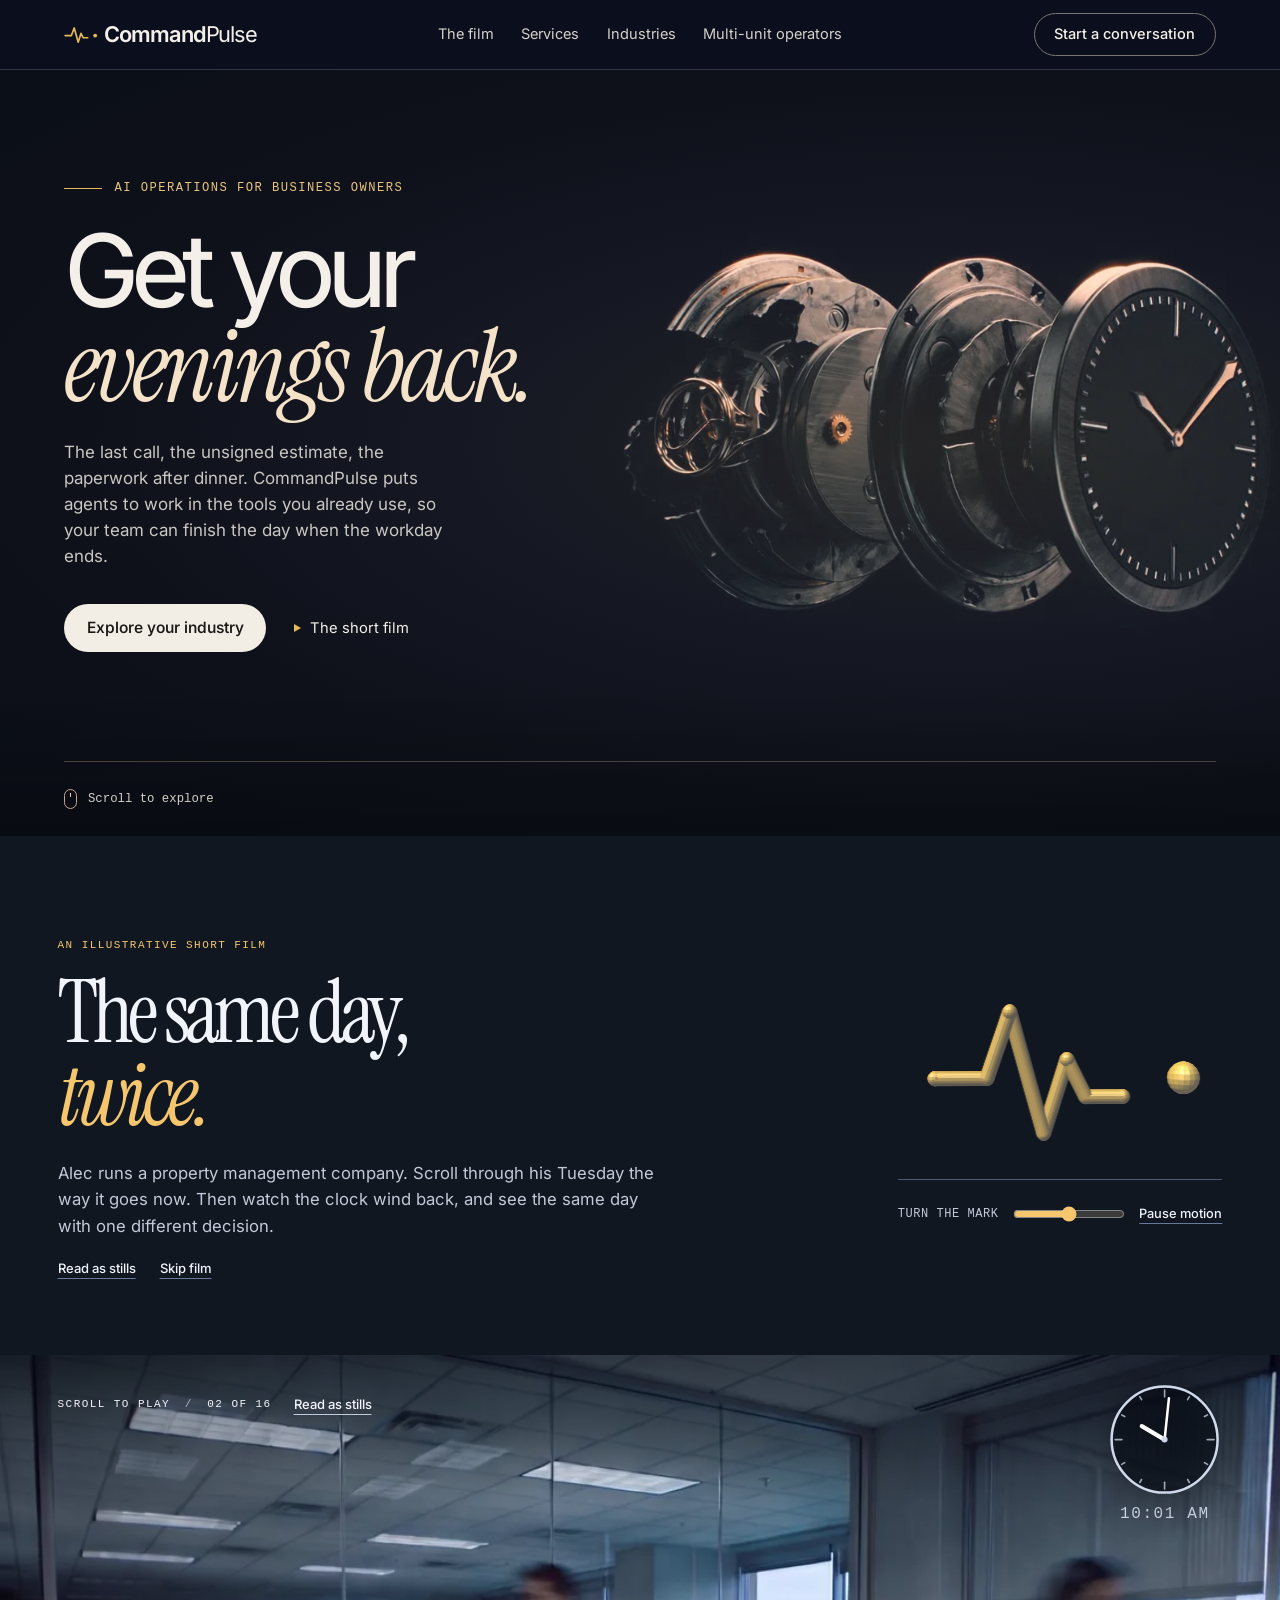
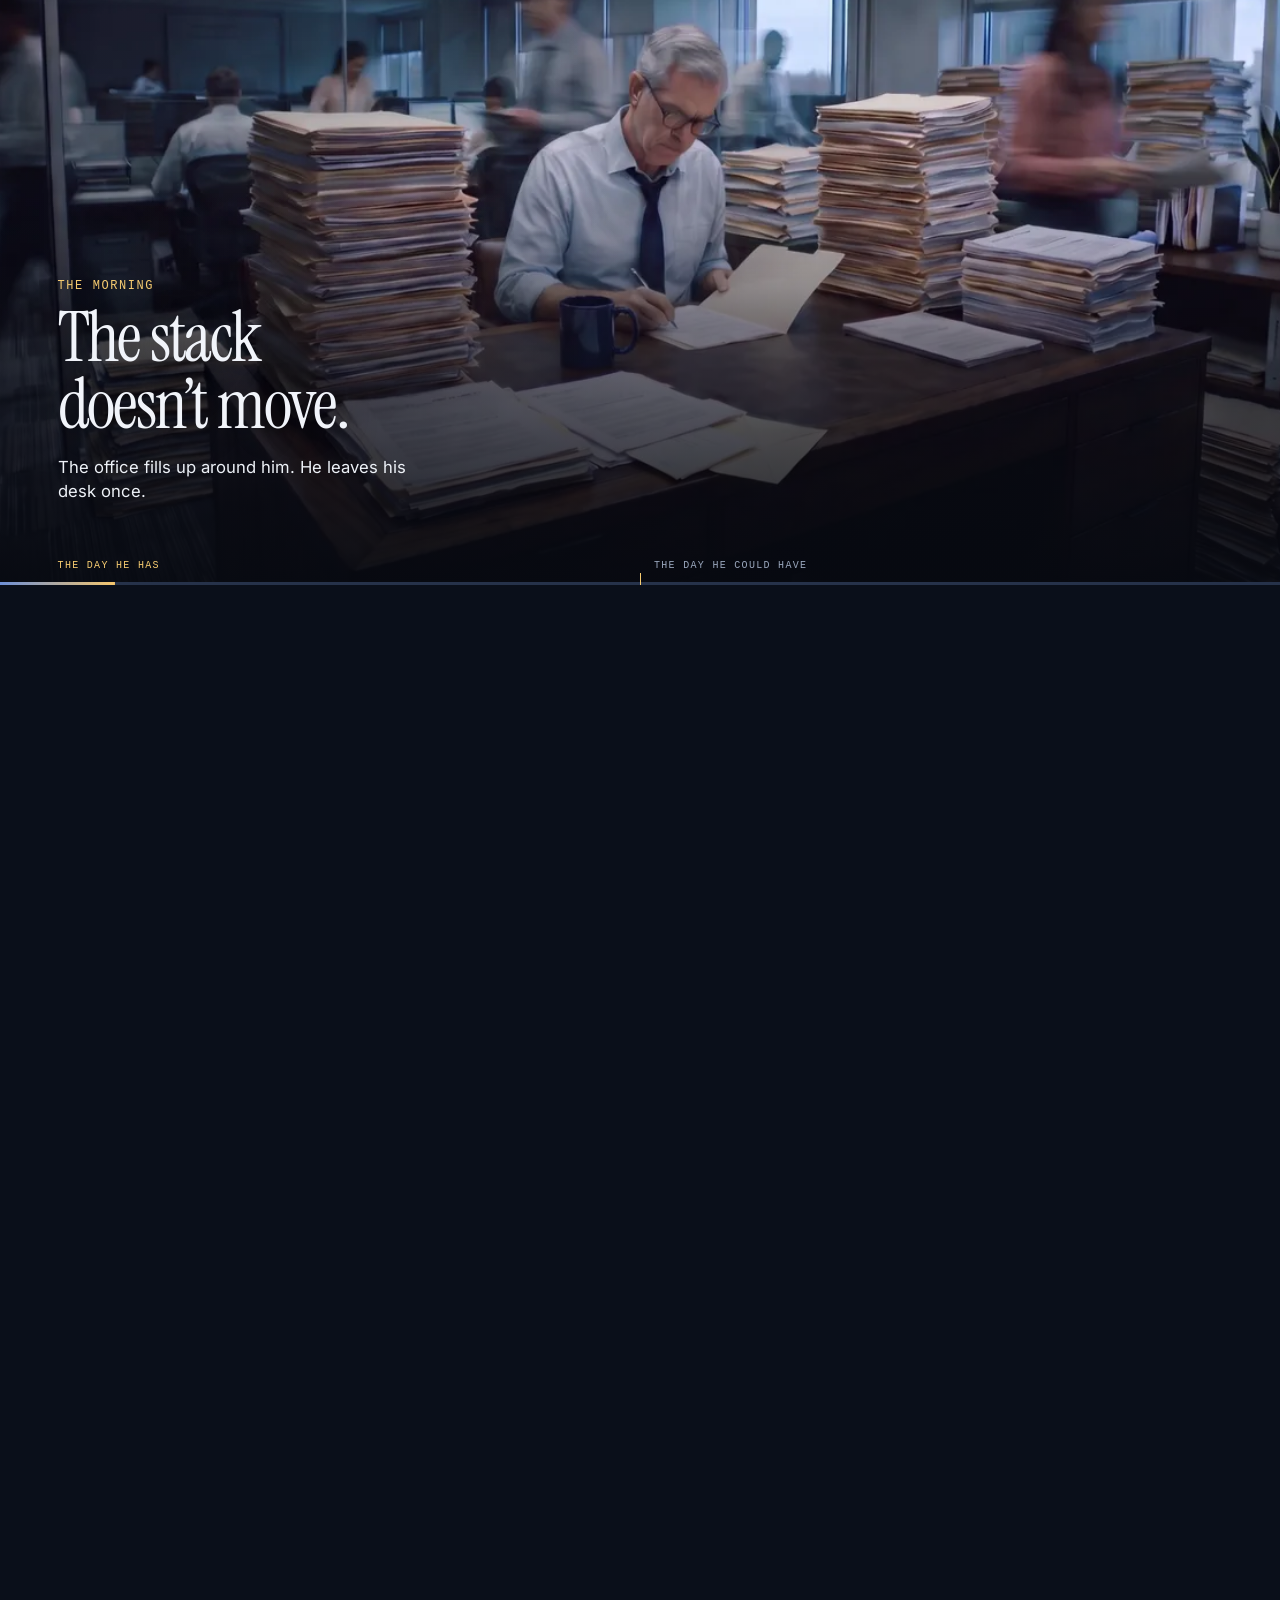
<file: index.html>
<!doctype html>
<html lang="en">
<head>
  <meta charset="utf-8">
  <meta name="viewport" content="width=device-width,initial-scale=1">
  <meta name="theme-color" content="#101111">
  <meta name="description" content="CommandPulse connects intake, paperwork and follow-up so business owners can get their evenings back. Explore eight industry examples and multi-unit operator solutions.">
  <meta property="og:title" content="CommandPulse — Get your evenings back">
  <meta property="og:site_name" content="CommandPulse">
  <meta property="og:description" content="An interactive film and eight ways to put business automation to work.">
  <title>CommandPulse — Get your evenings back</title>
  <link rel="icon" href="assets/mark.svg" type="image/svg+xml">
  <link rel="preload" href="assets/watch.webp" as="image">
  <link rel="stylesheet" href="site.css">
  <link rel="stylesheet" href="film.css">
  <link rel="stylesheet" href="day.css">
  <link rel="stylesheet" href="industries.css">
  <link rel="stylesheet" href="services.css">
  <noscript><style>@media(max-width:960px){.mast .mast-contact{display:none}.mast .mast-links{display:flex;margin-left:auto}.mast .mast-links a:not(:last-child){display:none}}</style></noscript>
  <script src="site.js" defer></script>
  <script src="film.js" defer></script>
  <script src="day.js" defer></script>
  <script src="industries.js" defer></script>
</head>
<body>
<a class="skip" href="#industries">Skip to industry examples</a>
<header class="mast">
  <div class="wrap mast-inner">
    <a class="wordmark" href="#top" aria-label="CommandPulse home"><img src="assets/mark.svg" alt="" width="35" height="35"><span>Command<span class="wordmark-light">Pulse</span></span></a>
    <nav class="mast-links" aria-label="Main navigation">
      <a href="#film">The film</a><a href="#services">Services</a><a href="#industries">Industries</a><a href="multi-unit/index.html">Multi-unit operators</a>
    </nav>
    <a href="#contact" class="mast-contact"><span class="desktop-label">Start a conversation</span><span class="mobile-label">Let’s talk</span></a>
    <button class="menu-trigger" aria-label="Open navigation" aria-controls="mobile-links" aria-expanded="false" hidden><i></i><i></i></button>
  </div>
  <nav class="mobile-links" id="mobile-links" aria-label="Mobile navigation" hidden><a href="#film">The film</a><a href="#services">Services</a><a href="#industries">Industries</a><a href="multi-unit/index.html">Multi-unit operators</a></nav>
</header>
<main id="top">
  <section class="opening" aria-labelledby="opening-title">
    <div class="watch-well" aria-hidden="true">
      <img src="assets/watch.webp" class="watch-poster" width="1680" height="945" fetchpriority="high" alt="">
      <video class="watch-video" muted playsinline preload="none" data-src="assets/watch-turn.mp4" tabindex="-1"></video>
    </div>
    <div class="wrap opening-main">
      <div class="opening-copy">
        <p class="small-label"><span class="copper-rule"></span> AI operations for business owners</p>
        <h1 id="opening-title">Get your<br><em>evenings back.</em></h1>
        <p class="opening-deck">The last call, the unsigned estimate, the paperwork after dinner. CommandPulse puts agents to work in the tools you already use, so your team can finish the day when the workday ends.</p>
        <div class="opening-actions"><a class="btn light-btn" href="#industries">Explore your industry</a><a class="film-entry" href="#film"><span class="play-mark" aria-hidden="true"></span>The short film</a></div>
      </div>
    </div>
    <div class="wrap hero-foot">
      <a href="#film" class="scroll-cue"><span aria-hidden="true"></span>Scroll to explore</a>
      <div class="watch-tools" hidden>
        <button type="button" class="watch-play" aria-label="Play timepiece film"><span class="play-mark" aria-hidden="true"></span></button>
        <label for="watch-scrub">Turn the watch</label>
        <input id="watch-scrub" type="range" min="0" max="100" value="0" aria-label="Timepiece film position" aria-valuetext="0.0 seconds">
        <span class="watch-time" aria-hidden="true">0:00 / 0:05</span>
      </div>
    </div>
  </section>

<section class="cp-film" id="film" aria-labelledby="cp-film-title">
  <div class="wrap cp-film-intro">
    <div class="cp-film-lead">
      <p class="cp-film-label">An illustrative short film</p>
      <h2 id="cp-film-title">The same day,<br><em>twice.</em></h2>
      <p class="cp-film-deck">Alec runs a property management company. Scroll through his Tuesday the way it goes now. Then watch the clock wind back, and see the same day with one different decision.</p>
      <div class="cp-film-intro-links" hidden>
        <button type="button" class="cp-film-link" data-film-toggle>Read as stills</button>
        <a class="cp-film-link" href="#film-end">Skip film</a>
      </div>
    </div>
    <figure class="cp-film-mark" aria-label="Interactive three-dimensional CommandPulse waveform. A sculpted gold signal rises and falls beside a small gold point.">
      <div class="cp-film-orbit">
        <svg aria-hidden="true" viewBox="-3 -2 66 44" fill="none"><path d="M2 22h11l5-14 7 26 5-16 4 8h8" stroke="#e5b958" stroke-width="3" stroke-linecap="round" stroke-linejoin="round"/><circle cx="55" cy="22" r="3.4" fill="#e5b958"/></svg>
        <canvas aria-hidden="true" hidden></canvas>
      </div>
      <figcaption hidden>
        <label for="cp-wave-angle">Turn the mark</label>
        <input id="cp-wave-angle" type="range" min="-55" max="55" value="0" aria-label="Rotate the CommandPulse mark" aria-valuetext="Front view">
        <button type="button" data-pulse-motion>Pause motion</button>
      </figcaption>
    </figure>
  </div>

  <div class="day-track">
    <div class="day-stage">
      <div class="day-scenes">

        <article class="day-scene" data-clip="c01" data-from="7:20" data-to="9:30" data-focus="46%">
          <div class="day-media"><img src="assets/day/c01.webp" alt="Alec sits at his desk at dawn with a mug of coffee, boxed in by shoulder-high stacks of folders, as the first employee arrives behind the glass wall." width="1280" height="720" loading="lazy"><video muted playsinline preload="none" tabindex="-1" aria-hidden="true"></video></div>
          <div class="day-caption wrap"><p class="day-time">7:20 AM <span aria-hidden="true">/</span> Day one</p><h3>First one in.</h3><p>Inspection reports, work orders, lease renewals and owner statements are already waiting for him.</p></div>
        </article>

        <article class="day-scene" data-clip="c02" data-from="9:30" data-to="11:30" data-focus="46%">
          <div class="day-media"><img src="assets/day/c02.webp" alt="The office behind the glass is full and blurred with movement. Alec is still at his desk and the stacks are just as tall." width="1280" height="720" loading="lazy"><video muted playsinline preload="none" tabindex="-1" aria-hidden="true"></video></div>
          <div class="day-caption wrap"><p class="day-time">The morning</p><h3>The stack doesn’t move.</h3><p>The office fills up around him. He leaves his desk once.</p></div>
        </article>

        <article class="day-scene" data-clip="c03" data-from="11:30" data-to="11:32" data-focus="55%">
          <div class="day-media"><img src="assets/day/c03.webp" alt="A colleague’s hand sets a paper lunch bag on the desk. Alec keeps writing." width="1280" height="720" loading="lazy"><video muted playsinline preload="none" tabindex="-1" aria-hidden="true"></video></div>
          <div class="day-caption wrap"><p class="day-time">11:30 AM</p><h3>Lunch arrives.</h3><p>He doesn’t look up.</p></div>
        </article>

        <article class="day-scene" data-clip="c04" data-from="16:30" data-to="16:33" data-focus="45%">
          <div class="day-media"><img src="assets/day/c04.webp" alt="In late afternoon light Alec takes the first bite of his sandwich, eyes still on a file." width="1280" height="720" loading="lazy"><video muted playsinline preload="none" tabindex="-1" aria-hidden="true"></video></div>
          <div class="day-caption wrap"><p class="day-time">4:30 PM</p><h3>Lunch.</h3><p>Five hours later, the first bite.</p></div>
        </article>

        <article class="day-scene" data-clip="c05" data-from="18:30" data-to="18:31" data-focus="56%">
          <div class="day-media"><img src="assets/day/c05.webp" alt="At dusk, alone in a dark office, Alec holds his phone to his ear and rubs his eyes." width="1280" height="720" loading="lazy"><video muted playsinline preload="none" tabindex="-1" aria-hidden="true"></video></div>
          <div class="day-caption wrap"><p class="day-time">6:30 PM <span aria-hidden="true">/</span> Home is calling</p><h3>“We’re all at the table.”</h3><p>“Start without me. I won’t be home until eight.”</p></div>
        </article>

        <article class="day-scene" data-clip="c06" data-from="18:31" data-to="18:32" data-focus="62%">
          <div class="day-media"><img src="assets/day/c06.webp" alt="His wife and their three children sit at a table set for dinner. The chair at the head of the table is empty." width="1280" height="720" loading="lazy"><video muted playsinline preload="none" tabindex="-1" aria-hidden="true"></video></div>
          <div class="day-caption wrap"><p class="day-time">6:31 PM <span aria-hidden="true">/</span> Home</p><h3>“Dad says start without him.”</h3><p>Again.</p></div>
        </article>

        <article class="day-scene" data-clip="c07" data-from="18:32" data-to="18:32" data-focus="50%" data-fx="letter">
          <div class="day-media"><img src="assets/day/c07.webp" alt="A cream sheet of letter paper half buried under folders on the desk." width="1280" height="720" loading="lazy"><video muted playsinline preload="none" tabindex="-1" aria-hidden="true"></video></div>
          <div class="day-fx day-letter" aria-hidden="true">
            <p class="day-letter-head">From the desk of Grant</p>
            <p class="day-letter-body">Alec,<br>Don’t forget to go to <strong>CommandPulse.ai</strong>.<br>Get your time back so you can join me on the course.</p>
            <p class="day-letter-sign">Grant</p>
          </div>
          <div class="day-caption wrap"><p class="day-time">On his desk all day</p><h3>A note from a friend.</h3><p class="day-plain">“Alec, don’t forget to go to CommandPulse.ai. Get your time back so you can join me on the course.” Grant</p></div>
        </article>

        <article class="day-scene" data-clip="rewind" data-from="18:32" data-to="7:30" data-focus="46%" data-turn>
          <div class="day-media"><img src="assets/day/rewind.webp" alt="The same office, with evening light running backward into morning." width="1280" height="720" loading="lazy"><video muted playsinline preload="none" tabindex="-1" aria-hidden="true"></video></div>
          <div class="day-caption wrap"><p class="day-time">The clock winds back</p><h3>What if the day started over?</h3><p>Same desk. Same stack. One different decision.</p></div>
        </article>

        <article class="day-scene" data-clip="c08" data-from="7:30" data-to="7:35" data-focus="46%">
          <div class="day-media"><img src="assets/day/c08.webp" alt="In warm morning light Alec reads the cream letter he has pulled from the stacks, smiling." width="1280" height="720" loading="lazy"><video muted playsinline preload="none" tabindex="-1" aria-hidden="true"></video></div>
          <div class="day-caption wrap"><p class="day-time">7:30 AM <span aria-hidden="true">/</span> The same day</p><h3>This time he finds the note.</h3><p>It was under the first folder.</p></div>
        </article>

        <article class="day-scene" data-clip="c09" data-from="7:35" data-to="7:40" data-focus="38%" data-fx="request">
          <div class="day-media"><img src="assets/day/c09.webp" alt="Over Alec’s shoulder: his laptop shows the CommandPulse page with a button reading Request an AI automation visit." width="1280" height="720" loading="lazy"><video muted playsinline preload="none" tabindex="-1" aria-hidden="true"></video></div>
          <div class="day-fx day-toast" aria-hidden="true">
            <p class="day-toast-head"><svg viewBox="-3 -2 66 44" width="26" height="17" fill="none"><path d="M2 22h11l5-14 7 26 5-16 4 8h8" stroke="currentColor" stroke-width="4" stroke-linecap="round" stroke-linejoin="round"/><circle cx="55" cy="22" r="4" fill="currentColor"/></svg> commandpulse.ai</p>
            <p class="day-toast-title">Visit requested.</p>
            <p class="day-toast-text">A local AI automation specialist will be at your office at 9:15.</p>
          </div>
          <div class="day-caption wrap"><p class="day-time">7:35 AM</p><h3>One request.</h3><p>He asks for a visit from a local AI automation specialist.</p></div>
        </article>

        <article class="day-scene" data-clip="c10" data-from="9:15" data-to="9:40" data-focus="62%">
          <div class="day-media"><img src="assets/day/c10.webp" alt="Alec shakes hands with two CommandPulse specialists in his office." width="1280" height="720" loading="lazy"><video muted playsinline preload="none" tabindex="-1" aria-hidden="true"></video></div>
          <div class="day-caption wrap"><p class="day-time">9:15 AM</p><h3>They come to him.</h3><p>Two CommandPulse specialists sit down across the desk and learn how the work really gets done.</p></div>
        </article>

        <article class="day-scene" data-clip="c11" data-from="9:45" data-to="10:25" data-focus="34%">
          <div class="day-media"><img src="assets/day/c11.webp" alt="In the copy room a specialist feeds documents into a large commercial copier while Alec brings in an armful of folders." width="1280" height="720" loading="lazy"><video muted playsinline preload="none" tabindex="-1" aria-hidden="true"></video></div>
          <div class="day-caption wrap"><p class="day-time">9:45 AM</p><h3>Every file goes in.</h3><p>Inspections, work orders, leases and statements, through the copy room scanner once.</p></div>
        </article>

        <article class="day-scene" data-clip="c12" data-from="10:30" data-to="10:34" data-focus="60%" data-fx="agent">
          <div class="day-media"><img src="assets/day/c12.webp" alt="A specialist points at Alec’s laptop. Alec is smiling at the screen, his desk clear." width="1280" height="720" loading="lazy"><video muted playsinline preload="none" tabindex="-1" aria-hidden="true"></video></div>
          <div class="day-fx day-agent" aria-hidden="true">
            <p class="day-agent-head"><svg viewBox="-3 -2 66 44" width="26" height="17" fill="none"><path d="M2 22h11l5-14 7 26 5-16 4 8h8" stroke="currentColor" stroke-width="4" stroke-linecap="round" stroke-linejoin="round"/><circle cx="55" cy="22" r="4" fill="currentColor"/></svg> CommandPulse agent</p>
            <p class="day-agent-text" data-text="All of your scans have been reviewed and your reports are prepared. Please review the attached spreadsheet, and approve the draft summary for each property so it can be sent."></p>
            <p class="day-agent-file">Property summaries.xlsx</p>
            <span class="day-agent-btn"><span data-idle>Approve drafts</span><span data-done>Approved</span></span>
          </div>
          <div class="day-caption wrap"><p class="day-time">10:30 AM</p><h3>The agent reports back.</h3><p class="day-plain">“All of your scans have been reviewed and your reports are prepared. Please review the attached spreadsheet, and approve the draft summary for each property so it can be sent.”</p><p class="day-scroll-only">Alec reads it. Alec approves it.</p></div>
        </article>

        <article class="day-scene" data-clip="c13" data-from="10:35" data-to="10:40" data-focus="48%">
          <div class="day-media"><img src="assets/day/c13.webp" alt="Alec, grinning, lifts a golf bag onto his shoulder. His briefcase stays on the clean desk." width="1280" height="720" loading="lazy"><video muted playsinline preload="none" tabindex="-1" aria-hidden="true"></video></div>
          <div class="day-caption wrap"><p class="day-time">10:35 AM</p><h3>Not the briefcase.</h3><p>It stays on the desk.</p></div>
        </article>

        <article class="day-scene" data-clip="c14" data-from="14:00" data-to="14:20" data-focus="60%">
          <div class="day-media"><img src="assets/day/c14.webp" alt="Alec and his friend Grant laugh on the first tee in afternoon sun. Grant steps well back before Alec swings." width="1280" height="720" loading="lazy"><video muted playsinline preload="none" tabindex="-1" aria-hidden="true"></video></div>
          <div class="day-caption wrap"><p class="day-time">2:00 PM</p><h3>Grant was right.</h3><p>First tee, with the friend who wrote the note.</p></div>
        </article>

        <article class="day-scene" data-clip="c15" data-from="18:30" data-to="18:45" data-focus="50%" data-end>
          <div class="day-media"><img src="assets/day/c15.webp" alt="Alec sets dinner on the table and sits down with his wife and three children, everyone laughing." width="1280" height="720" loading="lazy"><video muted playsinline preload="none" tabindex="-1" aria-hidden="true"></video></div>
          <div class="day-caption wrap"><p class="day-time">6:30 PM <span aria-hidden="true">/</span> Home</p><h3>Get your <em>time back.</em></h3><p>No empty chair tonight.</p><a class="day-cta" href="#contact">Request an AI automation visit</a></div>
        </article>

      </div>

      <div class="day-hud wrap" hidden>
        <div class="day-hud-left"><span>Scroll to play <span aria-hidden="true">/</span> <span data-film-count>01 of 16</span></span><button type="button" class="cp-film-link" data-film-toggle>Read as stills</button></div>
        <div class="day-clock" role="img" aria-label="Desk clock">
          <svg viewBox="0 0 100 100" aria-hidden="true">
            <circle class="day-clock-rim" cx="50" cy="50" r="46"/>
            <g class="day-clock-ticks"></g>
            <line class="day-clock-hour" x1="50" y1="50" x2="50" y2="27"/>
            <line class="day-clock-min" x1="50" y1="50" x2="50" y2="14"/>
            <circle class="day-clock-pin" cx="50" cy="50" r="2.6"/>
          </svg>
          <span class="day-clock-read" data-film-clock>7:20 AM</span>
        </div>
      </div>
      <div class="day-rail" hidden aria-hidden="true"><span class="day-rail-a">The day he has</span><span class="day-rail-b">The day he could have</span><i></i></div>
    </div>
  </div>
  <div id="film-end" tabindex="-1" aria-label="End of film"></div>
</section>

<section id="services" class="svc" aria-labelledby="svc-title">
  <div class="wrap svc-layout">
    <header class="svc-intro">
      <h2 id="svc-title">What we can take <em>off your desk.</em></h2>
      <p class="svc-lead">Tell us what was still on your desk when you went home yesterday. That’s where we’d start.</p>
      <div class="svc-pilot">
        <h3>Start with one real job</h3>
        <p>Walk us through a recent example. We’ll map who touched it, what they had to look up and where it waited. Then we can test one change and compare the time spent, the handoffs and what still needs your judgment.</p>
      </div>
    </header>

    <div class="svc-list">
      <details class="svc-entry">
        <summary>
          <span class="svc-row-title">Calls, scheduling &amp; follow-up</span>
          <span class="svc-row-desc">Get an incoming request to the person who can act on it.</span>
        </summary>
        <dl class="svc-items">
          <div><dt>Workflow design</dt><dd>Trace a call, email or web inquiry from intake through scheduling and follow-up. A workflow map shows where a rule, an assistant or a person should take the next step.</dd></div>
          <div><dt>Connected tools</dt><dd>Carry contact details, job notes and a due date into your calendar or CRM. Route overdue handoffs to a named teammate.</dd></div>
          <div><dt>AI assistants &amp; approvals</dt><dd>An assistant can pull a job record, summarize a request and draft a reply. Set which actions it may take, which need approval and who sees exceptions.</dd></div>
        </dl>
      </details>

      <details class="svc-entry">
        <summary>
          <span class="svc-row-title">Documents, answers &amp; reporting</span>
          <span class="svc-row-desc">Find the right instruction or see which jobs need attention.</span>
        </summary>
        <dl class="svc-items">
          <div><dt>Answers from your own records</dt><dd>Let staff search handbooks, property notes or project files they have permission to see. A knowledge assistant points back to the source passage so they can check the answer.</dd></div>
          <div><dt>AI built for the task</dt><dd>Select and integrate a language model, index the documents it can search, then test its instructions against real questions, missing records and conflicting versions.</dd></div>
          <div><dt>Data &amp; forecasting</dt><dd>Collect and clean data from separate systems for a shared report. Dashboards can surface aging estimates or open requests. Forecasting models can help a manager plan staffing against expected demand.</dd></div>
        </dl>
      </details>

      <details class="svc-entry">
        <summary>
          <span class="svc-row-title">Websites, apps &amp; infrastructure</span>
          <span class="svc-row-desc">Give customers and crews one place to finish a task.</span>
        </summary>
        <dl class="svc-items">
          <div><dt>Customer &amp; field tools</dt><dd>Build a web portal, iOS or Android app, internal dashboard or subscription software product. A customer can check a booking while a crew member updates the same job from a phone.</dd></div>
          <div><dt>Custom features &amp; integrations</dt><dd>Connect existing tools through APIs and let staff edit content in a CMS. A single booking can update the calendar, notify the crew and appear in the owner’s daily report.</dd></div>
          <div><dt>Hosting &amp; upkeep</dt><dd>Plan infrastructure on AWS, Google Cloud or Azure. Keep its configuration in version control, automate testing and releases, and monitor failures and capacity as demand changes.</dd></div>
        </dl>
      </details>

      <details class="svc-entry">
        <summary>
          <span class="svc-row-title">Brand, search &amp; marketing</span>
          <span class="svc-row-desc">Help the right customer find you and take the next step.</span>
        </summary>
        <dl class="svc-items">
          <div><dt>Identity &amp; websites</dt><dd>Clarify your offer, design the visual identity and carry it through your website, landing pages and digital business cards. Give every inquiry a destination and a person to follow up.</dd></div>
          <div><dt>Search, ads &amp; creative</dt><dd>Write pages around the questions customers ask. Plan SEO, pay-per-click campaigns, social posts, articles and campaign visuals, then review which inquiries turned into bookings.</dd></div>
          <div><dt>Email &amp; return visits</dt><dd>Build subscriber newsletters, seasonal campaigns and follow-ups that match the customer’s next decision, such as booking a service visit or returning for a class.</dd></div>
        </dl>
      </details>

      <details class="svc-entry">
        <summary>
          <span class="svc-row-title">Online stores &amp; marketplaces</span>
          <span class="svc-row-desc">Keep product listings, orders and inventory in step.</span>
        </summary>
        <dl class="svc-items">
          <div><dt>Storefronts &amp; checkout</dt><dd>Build or improve a Shopify, WooCommerce, BigCommerce or Magento store. A custom storefront can connect to your existing catalog. Add relevant recommendations, connect payments and carry orders into fulfillment.</dd></div>
          <div><dt>Marketplace operations</dt><dd>Bring marketplace orders, inventory and exceptions into one work queue. Flag a listing that is out of stock or an order that missed its dispatch window.</dd></div>
          <div><dt>Performance across channels</dt><dd>Compare sales, returns and fulfillment costs across storefronts. Give the owner a short list of changes to review before adjusting pricing or promotions.</dd></div>
        </dl>
      </details>

      <details class="svc-entry">
        <summary>
          <span class="svc-row-title">Back office &amp; customer support</span>
          <span class="svc-row-desc">Give your team a reviewed record and a clear next action.</span>
        </summary>
        <dl class="svc-items">
          <div><dt>Administrative support</dt><dd>A workflow can collect missing documents, prepare reminders and flag overdue records. Your team decides which exceptions need a call.</dd></div>
          <div><dt>Customer &amp; store support</dt><dd>Draft replies from your approved procedures and current order record. Staff review sensitive messages, approve refunds and handle exceptions.</dd></div>
          <div><dt>Claims administration</dt><dd>Organize a public adjuster’s claim photos and correspondence, enter records and track outstanding documents. The adjuster reviews the file and handles coverage and settlement discussions.</dd></div>
        </dl>
      </details>
    </div>
  </div>
</section>

<section id="industries" class="ind" aria-labelledby="industries-heading">
  <div class="ind-dial" aria-hidden="true">
    <div class="ind-dial-stage">
      <div class="wrap ind-dial-head">
        <p class="small-label"><span class="copper-rule"></span> Industries we work with</p>
        <p class="ind-dial-title">Time back, <em>around the clock.</em></p>
      </div>
      <div class="ind-wheel"><svg class="ind-face" viewBox="-100 -100 200 200"></svg><div class="ind-orbit"></div></div>
      <svg class="ind-hand" viewBox="0 0 20 26"><path d="M10 26 1 2h18z"/></svg>
      <div class="ind-readout"><p class="ind-readout-count"></p><p class="ind-readout-name"></p><p class="ind-readout-label">Time back</p><p class="ind-readout-back"></p></div>
    </div>
  </div>

  <div class="ind-slider">
    <div class="ind-slider-stage">
      <header class="wrap ind-head">
        <h2 id="industries-heading">Find your <em>industry.</em></h2>
        <p>Eight kinds of business, one task each. Open a timecard to see where the hours come back and where the money is saved. Each scenario is illustrative.</p>
      </header>
      <div class="ind-viewport">
        <ol class="ind-track">
          <li class="ind-card" id="industry-property-management" data-form="Property management">
            <img src="assets/industries/property-management.webp" alt="A property manager at his desk reading a note, with tall stacks of files around him." width="990" height="660" loading="lazy">
            <div class="ind-card-text">
              <p class="ind-card-sector"><span>01</span> Property management</p>
              <h3>Owner reports, out before lunch.</h3>
              <p class="ind-card-back">Reports that used to take the whole day are reviewed and sent in the morning.</p>
              <button type="button" class="ind-open" hidden>Open the timecard</button>
            </div>
            <details class="tc">
              <summary>Timecard: Property management</summary>
              <div class="tc-body">
              <dl class="tc-rows">
                <div class="tc-row tc-in"><dt>Clock in</dt><dd><p>It’s the first week of the month. Inspection reports, work orders and invoices for every property are stacked on the owner’s desk.</p></dd></div>
                <div class="tc-row"><dt><span>01</span> Intake</dt><dd><p>Every page goes through the copy room scanner once and is filed under the property it belongs to.</p><p class="tc-record"><b>Scanned files</b> Inspections · Work orders · Invoices · Filed by property</p></dd></div>
                <div class="tc-row"><dt><span>02</span> Prepared work</dt><dd><p>Each property gets a draft owner summary and a line in one spreadsheet, with anything missing or unusual flagged.</p><p class="tc-record"><b>Owner summaries</b> Drafts prepared · Two items flagged for review</p></dd></div>
                <div class="tc-row"><dt><span>03</span> Human decision</dt><dd><p>The manager reads each summary, adds context where it’s needed and approves it. Nothing reaches an owner until then.</p><p class="tc-record"><b>Send queue</b> Reviewed · Approved · Ready to send</p></dd></div>
                <div class="tc-row tc-back"><dt>Time back</dt><dd><p>Reports that used to take the whole day are reviewed and sent in the morning.</p></dd></div>
                <div class="tc-row tc-money"><dt>Money saved</dt><dd><p>Fewer paid office hours go into assembling reports each month.</p></dd></div>
                <div class="tc-row"><dt>What to measure</dt><dd><p>Desk hours per monthly owner report.</p></dd></div>
              </dl>
              <p class="tc-more-label">More ways to help a property manager</p>
              <dl class="tc-more"><div><dt>Maintenance requests</dt><dd>Collect the tenant’s photo, the unit and the access notes into one work order, then send the vendor’s quote to the manager for approval.</dd></div><div><dt>Lease renewals</dt><dd>List the leases ending in the next ninety days and draft each renewal offer for the manager to check before it goes out.</dd></div></dl>
              </div>
            </details>
          </li>
          <li class="ind-card" id="industry-hvac" data-form="HVAC">
            <img src="assets/industries/hvac.webp" alt="" width="990" height="660" loading="lazy">
            <div class="ind-card-text">
              <p class="ind-card-sector"><span>02</span> HVAC</p>
              <h3>The 6:12 no-cool call.</h3>
              <p class="ind-card-back">The owner can finish dinner without relaying messages between the homeowner and the technician.</p>
              <button type="button" class="ind-open" hidden>Open the timecard</button>
            </div>
            <details class="tc">
              <summary>Timecard: HVAC</summary>
              <div class="tc-body">
              <dl class="tc-rows">
                <div class="tc-row tc-in"><dt>Clock in</dt><dd><p>The dispatcher has left for the day. A homeowner calls because the air is blowing warm.</p></dd></div>
                <div class="tc-row"><dt><span>01</span> Intake</dt><dd><p>An after-hours intake collects the callback number, service address and symptoms, then checks the address against the service area.</p><p class="tc-record"><b>Service request</b> 6:12 PM · Warm air · Address verified</p></dd></div>
                <div class="tc-row"><dt><span>02</span> Prepared work</dt><dd><p>The job card reaches the on-call technician with the homeowner’s details and the next available visit window.</p><p class="tc-record"><b>Dispatch queue</b> Callback requested · 7–8 PM window available</p></dd></div>
                <div class="tc-row"><dt><span>03</span> Human decision</dt><dd><p>The technician accepts the job before the homeowner receives a confirmed arrival window.</p><p class="tc-record"><b>Visit status</b> On-call technician accepted · 7–8 PM confirmed</p></dd></div>
                <div class="tc-row tc-back"><dt>Time back</dt><dd><p>The owner can finish dinner without relaying messages between the homeowner and the technician.</p></dd></div>
                <div class="tc-row tc-money"><dt>Money saved</dt><dd><p>Fewer after-hours calls are lost to voicemail, and no overtime goes to relaying messages.</p></dd></div>
                <div class="tc-row"><dt>What to measure</dt><dd><p>Owner interruptions per on-call shift.</p></dd></div>
              </dl>
              <p class="tc-more-label">More ways to help an HVAC team</p>
              <dl class="tc-more"><div><dt>Service agreements</dt><dd>Group expiring maintenance plans by service area and prepare renewal reminders, so the office can fill open slots without sorting a spreadsheet.</dd></div><div><dt>Open estimates</dt><dd>Flag unsigned replacement quotes and draft a follow-up with the estimator’s options, so promising jobs don’t disappear into an inbox.</dd></div></dl>
              </div>
            </details>
          </li>
          <li class="ind-card" id="industry-roofing" data-form="Roofing">
            <img src="assets/industries/roofing.webp" alt="" width="990" height="660" loading="lazy">
            <div class="ind-card-text">
              <p class="ind-card-sector"><span>03</span> Roofing contractor</p>
              <h3>From the driveway to a draft estimate.</h3>
              <p class="ind-card-back">Field notes reach the proposal while the inspection is fresh, leaving less paperwork for the kitchen table.</p>
              <button type="button" class="ind-open" hidden>Open the timecard</button>
            </div>
            <details class="tc">
              <summary>Timecard: Roofing contractor</summary>
              <div class="tc-body">
              <dl class="tc-rows">
                <div class="tc-row tc-in"><dt>Clock in</dt><dd><p>The estimator finishes a roof inspection with photos, a voice note and one missing measurement.</p></dd></div>
                <div class="tc-row"><dt><span>01</span> Intake</dt><dd><p>The estimator attaches roof-plane photos and dictates the inspection notes before leaving the driveway.</p><p class="tc-record"><b>Inspection file</b> Front slope · Rear slope · Porch detail</p></dd></div>
                <div class="tc-row"><dt><span>02</span> Prepared work</dt><dd><p>The job folder groups photos by slope and builds a proposal draft from the company’s line items. The missing porch measurement stays open.</p><p class="tc-record"><b>Estimate draft</b> Rear porch measurement required · Pricing pending</p></dd></div>
                <div class="tc-row"><dt><span>03</span> Human decision</dt><dd><p>The estimator verifies the measurement, checks the scope and price, and approves the proposal for the homeowner.</p><p class="tc-record"><b>Proposal record</b> Scope checked · Price approved · Ready to send</p></dd></div>
                <div class="tc-row tc-back"><dt>Time back</dt><dd><p>Field notes reach the proposal while the inspection is fresh, leaving less paperwork for the kitchen table.</p></dd></div>
                <div class="tc-row tc-money"><dt>Money saved</dt><dd><p>Estimates reach homeowners sooner, with fewer evening hours spent on paperwork.</p></dd></div>
                <div class="tc-row"><dt>What to measure</dt><dd><p>Evening desk minutes per estimate.</p></dd></div>
              </dl>
              <p class="tc-more-label">More ways to help a roofing team</p>
              <dl class="tc-more"><div><dt>Crew handoff</dt><dd>Put the signed scope, material selection and annotated photos in one mobile job packet so the foreman can check a detail from the roof.</dd></div><div><dt>Closeout packets</dt><dd>Collect completion photos and warranty paperwork into a customer handoff, with a missing-item list before the final bill goes out.</dd></div></dl>
              </div>
            </details>
          </li>
          <li class="ind-card" id="industry-general-contracting" data-form="General contracting">
            <img src="assets/industries/general-contracting.webp" alt="" width="990" height="660" loading="lazy">
            <div class="ind-card-text">
              <p class="ind-card-sector"><span>04</span> General contractor</p>
              <h3>A different tile, before the installer arrives.</h3>
              <p class="ind-card-back">The superintendent gets one approved instruction. The project manager can close the day without retracing a text thread.</p>
              <button type="button" class="ind-open" hidden>Open the timecard</button>
            </div>
            <details class="tc">
              <summary>Timecard: General contractor</summary>
              <div class="tc-body">
              <dl class="tc-rows">
                <div class="tc-row tc-in"><dt>Clock in</dt><dd><p>The owner texts a new backsplash selection while the kitchen crew is preparing for installation.</p></dd></div>
                <div class="tc-row"><dt><span>01</span> Intake</dt><dd><p>The selection and the original specification land together in the kitchen project file.</p><p class="tc-record"><b>Change request</b> Kitchen backsplash · Alternate tile selected</p></dd></div>
                <div class="tc-row"><dt><span>02</span> Prepared work</dt><dd><p>The request gathers the supplier quote, lead time and installer’s availability into a draft change order.</p><p class="tc-record"><b>Change order 07</b> Quote attached · Two-day schedule impact to verify</p></dd></div>
                <div class="tc-row"><dt><span>03</span> Human decision</dt><dd><p>The project manager confirms the cost and timing. Once the owner signs, the crew receives the revised instruction.</p><p class="tc-record"><b>Crew handoff</b> Owner signature recorded · New finish issued</p></dd></div>
                <div class="tc-row tc-back"><dt>Time back</dt><dd><p>The superintendent gets one approved instruction. The project manager can close the day without retracing a text thread.</p></dd></div>
                <div class="tc-row tc-money"><dt>Money saved</dt><dd><p>Changes are priced and signed before work starts, so fewer are absorbed as unbilled rework.</p></dd></div>
                <div class="tc-row"><dt>What to measure</dt><dd><p>Follow-ups per signed change order.</p></dd></div>
              </dl>
              <p class="tc-more-label">More ways to help a general contractor</p>
              <dl class="tc-more"><div><dt>Submittals</dt><dd>Track who owes a drawing, a sample or a decision and flag missing pieces before the next coordination meeting.</dd></div><div><dt>Daily reports</dt><dd>Turn the superintendent’s field notes and progress photos into a draft daily log that the project manager can review before heading home.</dd></div></dl>
              </div>
            </details>
          </li>
          <li class="ind-card" id="industry-public-adjusting" data-form="Public adjusting">
            <img src="assets/industries/public-adjusting.webp" alt="" width="990" height="660" loading="lazy">
            <div class="ind-card-text">
              <p class="ind-card-sector"><span>05</span> Public adjuster</p>
              <h3>A claim file ready for review.</h3>
              <p class="ind-card-back">The adjuster can spend the next call discussing the claim with the policyholder, with the paperwork already organized.</p>
              <button type="button" class="ind-open" hidden>Open the timecard</button>
            </div>
            <details class="tc">
              <summary>Timecard: Public adjuster</summary>
              <div class="tc-body">
              <dl class="tc-rows">
                <div class="tc-row tc-in"><dt>Clock in</dt><dd><p>After a kitchen leak, a policyholder uploads room photos and two repair receipts to the adjuster’s intake workspace.</p></dd></div>
                <div class="tc-row"><dt><span>01</span> Intake</dt><dd><p>The intake workspace preserves the original uploads and groups working copies by room and document type.</p><p class="tc-record"><b>Claim file 014</b> Kitchen photos · Two receipts received</p></dd></div>
                <div class="tc-row"><dt><span>02</span> Prepared work</dt><dd><p>The file checklist flags the absent plumber invoice and drafts one request for the adjuster to review.</p><p class="tc-record"><b>Document checklist</b> Plumber invoice missing · Request drafted</p></dd></div>
                <div class="tc-row"><dt><span>03</span> Human decision</dt><dd><p>The adjuster checks the originals, approves the document request and handles valuation, coverage discussions and negotiation personally.</p><p class="tc-record"><b>Adjuster review</b> Evidence checked · Invoice request approved</p></dd></div>
                <div class="tc-row tc-back"><dt>Time back</dt><dd><p>The adjuster can spend the next call discussing the claim with the policyholder, with the paperwork already organized.</p></dd></div>
                <div class="tc-row tc-money"><dt>Money saved</dt><dd><p>Less paid administrative time goes into each file.</p></dd></div>
                <div class="tc-row"><dt>What to measure</dt><dd><p>Administrative minutes per reviewed file.</p></dd></div>
              </dl>
              <p class="tc-more-label">More ways to help a public adjuster</p>
              <dl class="tc-more"><div><dt>Status requests</dt><dd>Prepare a client update from the adjuster’s approved file notes and outstanding-document list, ready for review after inspections.</dd></div><div><dt>Inspection preparation</dt><dd>Organize room photos, receipts and the client’s questions by loss location so the adjuster can spend the visit examining the property.</dd></div></dl>
              </div>
            </details>
          </li>
          <li class="ind-card" id="industry-trucking" data-form="Trucking">
            <img src="assets/industries/trucking.webp" alt="" width="990" height="660" loading="lazy">
            <div class="ind-card-text">
              <p class="ind-card-sector"><span>06</span> Trucking company</p>
              <h3>Delivered at 4:40. Ready for billing.</h3>
              <p class="ind-card-back">Dispatch can follow up while the delivery is fresh, and billing can pick up one complete packet in the morning.</p>
              <button type="button" class="ind-open" hidden>Open the timecard</button>
            </div>
            <details class="tc">
              <summary>Timecard: Trucking company</summary>
              <div class="tc-body">
              <dl class="tc-rows">
                <div class="tc-row tc-in"><dt>Clock in</dt><dd><p>After unloading, a parked driver uploads a photo of the signed proof of delivery.</p></dd></div>
                <div class="tc-row"><dt><span>01</span> Intake</dt><dd><p>The delivery document is attached to the load record with the driver’s completion time.</p><p class="tc-record"><b>Load 4178</b> Delivery recorded 4:40 PM · Proof uploaded</p></dd></div>
                <div class="tc-row"><dt><span>02</span> Prepared work</dt><dd><p>The workflow matches the load number against the rate confirmation and flags an unreadable receiver signature for dispatch.</p><p class="tc-record"><b>Billing check</b> Load matched · Clearer signature image requested</p></dd></div>
                <div class="tc-row"><dt><span>03</span> Human decision</dt><dd><p>Dispatch verifies the replacement image. Billing reviews the completed packet and approves the invoice.</p><p class="tc-record"><b>Invoice packet</b> Signed proof verified · Rate confirmation attached</p></dd></div>
                <div class="tc-row tc-back"><dt>Time back</dt><dd><p>Dispatch can follow up while the delivery is fresh, and billing can pick up one complete packet in the morning.</p></dd></div>
                <div class="tc-row tc-money"><dt>Money saved</dt><dd><p>Invoices leave sooner, which shortens the wait to be paid.</p></dd></div>
                <div class="tc-row"><dt>What to measure</dt><dd><p>Time from delivery to invoice-ready packet.</p></dd></div>
              </dl>
              <p class="tc-more-label">More ways to help a trucking company</p>
              <dl class="tc-more"><div><dt>Appointment changes</dt><dd>Match a new dock appointment to the right load and flag conflicts for dispatch before a driver is promised a new time.</dd></div><div><dt>Accessorial paperwork</dt><dd>Pair signed detention records and receipts with the load terms so billing can verify the charge without calling the driver again.</dd></div></dl>
              </div>
            </details>
          </li>
          <li class="ind-card" id="industry-nightclub" data-form="Nightclub or venue">
            <img src="assets/industries/nightclub.webp" alt="" width="990" height="660" loading="lazy">
            <div class="ind-card-text">
              <p class="ind-card-sector"><span>07</span> Nightclub</p>
              <h3>The table for eight, before doors.</h3>
              <p class="ind-card-back">The host can welcome the group on arrival instead of piecing together messages at the door.</p>
              <button type="button" class="ind-open" hidden>Open the timecard</button>
            </div>
            <details class="tc">
              <summary>Timecard: Nightclub</summary>
              <div class="tc-body">
              <dl class="tc-rows">
                <div class="tc-row tc-in"><dt>Clock in</dt><dd><p>A birthday group asks about a Saturday table by direct message while the host is setting up the room.</p></dd></div>
                <div class="tc-row"><dt><span>01</span> Intake</dt><dd><p>The booking flow collects the party size, preferred arrival time and contact details in one reservation request.</p><p class="tc-record"><b>Saturday request</b> Party of eight · 10:30 PM arrival</p></dd></div>
                <div class="tc-row"><dt><span>02</span> Prepared work</dt><dd><p>The host sees an available table, the venue’s deposit terms and the matching payment link together.</p><p class="tc-record"><b>Host queue</b> Table 12 available · Deposit link ready</p></dd></div>
                <div class="tc-row"><dt><span>03</span> Human decision</dt><dd><p>The host confirms the table once the deposit clears. The door team sees the group on the same reservation list.</p><p class="tc-record"><b>Door list</b> Table 12 confirmed · Eight guests · Deposit received</p></dd></div>
                <div class="tc-row tc-back"><dt>Time back</dt><dd><p>The host can welcome the group on arrival instead of piecing together messages at the door.</p></dd></div>
                <div class="tc-row tc-money"><dt>Money saved</dt><dd><p>Deposits are collected ahead of the night, so fewer tables sit empty on no-shows.</p></dd></div>
                <div class="tc-row"><dt>What to measure</dt><dd><p>Messages per confirmed table reservation.</p></dd></div>
              </dl>
              <p class="tc-more-label">More ways to help a nightclub</p>
              <dl class="tc-more"><div><dt>Event pages</dt><dd>Publish approved set times, ticket tiers and table packages in one place so promoters and hosts give guests the same details.</dd></div><div><dt>Repeat bookings</dt><dd>Prepare opt-in invitations for guests interested in a particular DJ or event series. The promoter reviews the audience and offer before they go out.</dd></div></dl>
              </div>
            </details>
          </li>
          <li class="ind-card" id="industry-dance-studio" data-form="Dance studio">
            <img src="assets/industries/dance-studio.webp" alt="" width="990" height="660" loading="lazy">
            <div class="ind-card-text">
              <p class="ind-card-sector"><span>08</span> Dance studio</p>
              <h3>The waitlist moves while class goes on.</h3>
              <p class="ind-card-back">The director can finish teaching without stepping into the hallway to call families one at a time.</p>
              <button type="button" class="ind-open" hidden>Open the timecard</button>
            </div>
            <details class="tc">
              <summary>Timecard: Dance studio</summary>
              <div class="tc-body">
              <dl class="tc-rows">
                <div class="tc-row tc-in"><dt>Clock in</dt><dd><p>A parent cancels a seat in Tuesday beginner hip-hop while the director is teaching.</p></dd></div>
                <div class="tc-row"><dt><span>01</span> Intake</dt><dd><p>The cancellation opens one place on the roster and identifies the next eligible family on the waitlist.</p><p class="tc-record"><b>Tuesday hip-hop</b> One seat open · First eligible family located</p></dd></div>
                <div class="tc-row"><dt><span>02</span> Prepared work</dt><dd><p>The family receives a timed offer. The parent asks if this class suits a first-time dancer, so the system holds the seat for an instructor’s review.</p><p class="tc-record"><b>Waitlist offer</b> One place held · Offer expires at 4:15 PM</p></dd></div>
                <div class="tc-row"><dt><span>03</span> Human decision</dt><dd><p>Between classes, the instructor confirms that beginners can join this week. The parent accepts, the roster updates and the arrival instructions go out.</p><p class="tc-record"><b>Class roster</b> Placement approved · Place accepted · Roster updated</p></dd></div>
                <div class="tc-row tc-back"><dt>Time back</dt><dd><p>The director can finish teaching without stepping into the hallway to call families one at a time.</p></dd></div>
                <div class="tc-row tc-money"><dt>Money saved</dt><dd><p>Open seats are refilled the same day instead of going unpaid for the session.</p></dd></div>
                <div class="tc-row"><dt>What to measure</dt><dd><p>Front-desk minutes per filled opening.</p></dd></div>
              </dl>
              <p class="tc-more-label">More ways to help a dance studio</p>
              <dl class="tc-more"><div><dt>Trial classes</dt><dd>Offer available trial slots by age and experience, then send the family the dress code and arrival details after registration.</dd></div><div><dt>Recital week</dt><dd>Build class-specific costume and call-time reminders from the director’s final schedule, so families get the details for their own dancer.</dd></div></dl>
              </div>
            </details>
          </li>
        </ol>
      </div>
      <div class="wrap ind-foot" hidden><span class="ind-foot-count">01 / 08</span><span class="ind-bar"><i></i></span><span class="ind-foot-hint">Scroll to slide</span></div>
    </div>
  </div>

  <dialog class="tc-dialog" aria-labelledby="tc-dialog-title">
    <div class="tc-card">
      <header class="tc-head"><p class="tc-kicker">Time card <span class="tc-no"></span></p><h3 id="tc-dialog-title"></h3><button type="button" class="tc-close" aria-label="Close timecard">Close</button></header>
      <div class="tc-slot"></div>
      <footer class="tc-foot"><a class="btn tc-cta" href="#contact">Request a visit</a><span>Illustrative scenario. A person approves every step that reaches a customer.</span></footer>
    </div>
  </dialog>
</section>

<section class="operators" aria-labelledby="operators-title">
  <div class="wrap operator-grid">
    <div class="operator-copy">
      <p class="small-label"><span class="copper-rule"></span> Multi-unit operator solutions</p>
      <h2 id="operators-title">One owner.<br><em>Many locations.</em></h2>
      <p>Which location needs you today? The CommandPulse Morning Brief brings sales, overdue accounts and open decisions from across your operation into one morning read.</p>
      <a class="btn light-btn" href="multi-unit/index.html">Explore multi-unit solutions</a>
    </div>
    <a href="multi-unit/index.html#brief" class="brief-preview" aria-label="View the full illustrative Morning Brief">
      <div class="brief-mast"><span>Morning Brief</span><span>06:00 AM</span></div>
      <p class="brief-kicker">From the sample portfolio</p>
      <div class="brief-row"><div><b>Distribution</b><span>Accounts whose orders are slowing</span></div><strong>3</strong></div>
      <div class="brief-row"><div><b>Hospitality</b><span>Guest review awaiting a response</span></div><strong>1</strong></div>
      <div class="brief-row"><div><b>Home services</b><span>Quotes unsent after 48 hours</span></div><strong>2</strong></div>
      <span class="brief-link">Read the sample brief</span>
    </a>
  </div>
</section>

  <section class="closing" id="contact" aria-labelledby="closing-title">
    <img class="closing-image" src="assets/dinner.webp" alt="Alec at the head of the dinner table with his wife and three children, everyone laughing." width="1680" height="945" loading="lazy">
    <div class="wrap closing-content">
      <p class="small-label"><span class="copper-rule"></span> Plan a first workflow</p>
      <h2 id="closing-title">Where does your<br><em>workday run over?</em></h2>
      <p>Bring us one task that follows you home. We’ll map the handoffs, find the part your team can automate, and agree on a way to measure the difference.</p>
      <span class="contact-address">Or email <a href="mailto:hello@commandpulse.ai?subject=Let%E2%80%99s%20map%20a%20workflow" id="contact-email">hello@commandpulse.ai</a></span>
    </div>
    <form class="wrap lead-form" id="lead-form" action="https://commandpulse-leads.snapdragon-pediatrician.workers.dev/lead" method="post" novalidate aria-labelledby="lead-form-title">
      <h3 id="lead-form-title">Request an AI automation visit</h3>
      <p class="lead-form-note">A local specialist comes to you. Fields marked * are needed.</p>
      <div class="lead-grid">
        <label>Name *<input name="name" type="text" autocomplete="name" required maxlength="120"></label>
        <label>Company<input name="company" type="text" autocomplete="organization" maxlength="160"></label>
        <label>Email *<input name="email" type="email" autocomplete="email" required maxlength="200"></label>
        <label>Phone<input name="phone" type="tel" autocomplete="tel" maxlength="40"></label>
        <label>Industry<select name="industry"><option value="">Choose one</option><option>Property management</option><option>HVAC</option><option>Roofing</option><option>General contracting</option><option>Public adjusting</option><option>Trucking</option><option>Dance studio</option><option>Nightclub or venue</option><option>Multi-unit operator</option><option>Other</option></select></label>
        <label>City or ZIP<input name="location" type="text" autocomplete="postal-code" maxlength="120"></label>
        <label class="lead-wide">What task follows you home?<textarea name="message" rows="3" maxlength="3000"></textarea></label>
        <label class="lead-trap" aria-hidden="true">Website<input name="website" type="text" tabindex="-1" autocomplete="off"></label>
      </div>
      <button class="btn light-btn" type="submit">Request a visit</button>
      <p class="lead-status" role="status" aria-live="polite"></p>
      <noscript><p class="lead-form-note">This form needs JavaScript. Please email hello@commandpulse.ai instead.</p></noscript>
    </form>
  </section>
</main>
<footer class="page-foot">
  <div class="wrap foot-inner"><a class="wordmark" href="#top" aria-label="CommandPulse home"><img src="assets/mark.svg" alt="" width="29" height="29"><span>Command<span class="wordmark-light">Pulse</span></span></a>
  <span>© 2026 CommandPulse</span><a href="#top">Back to top</a></div>
</footer>
</body></html>
</file>
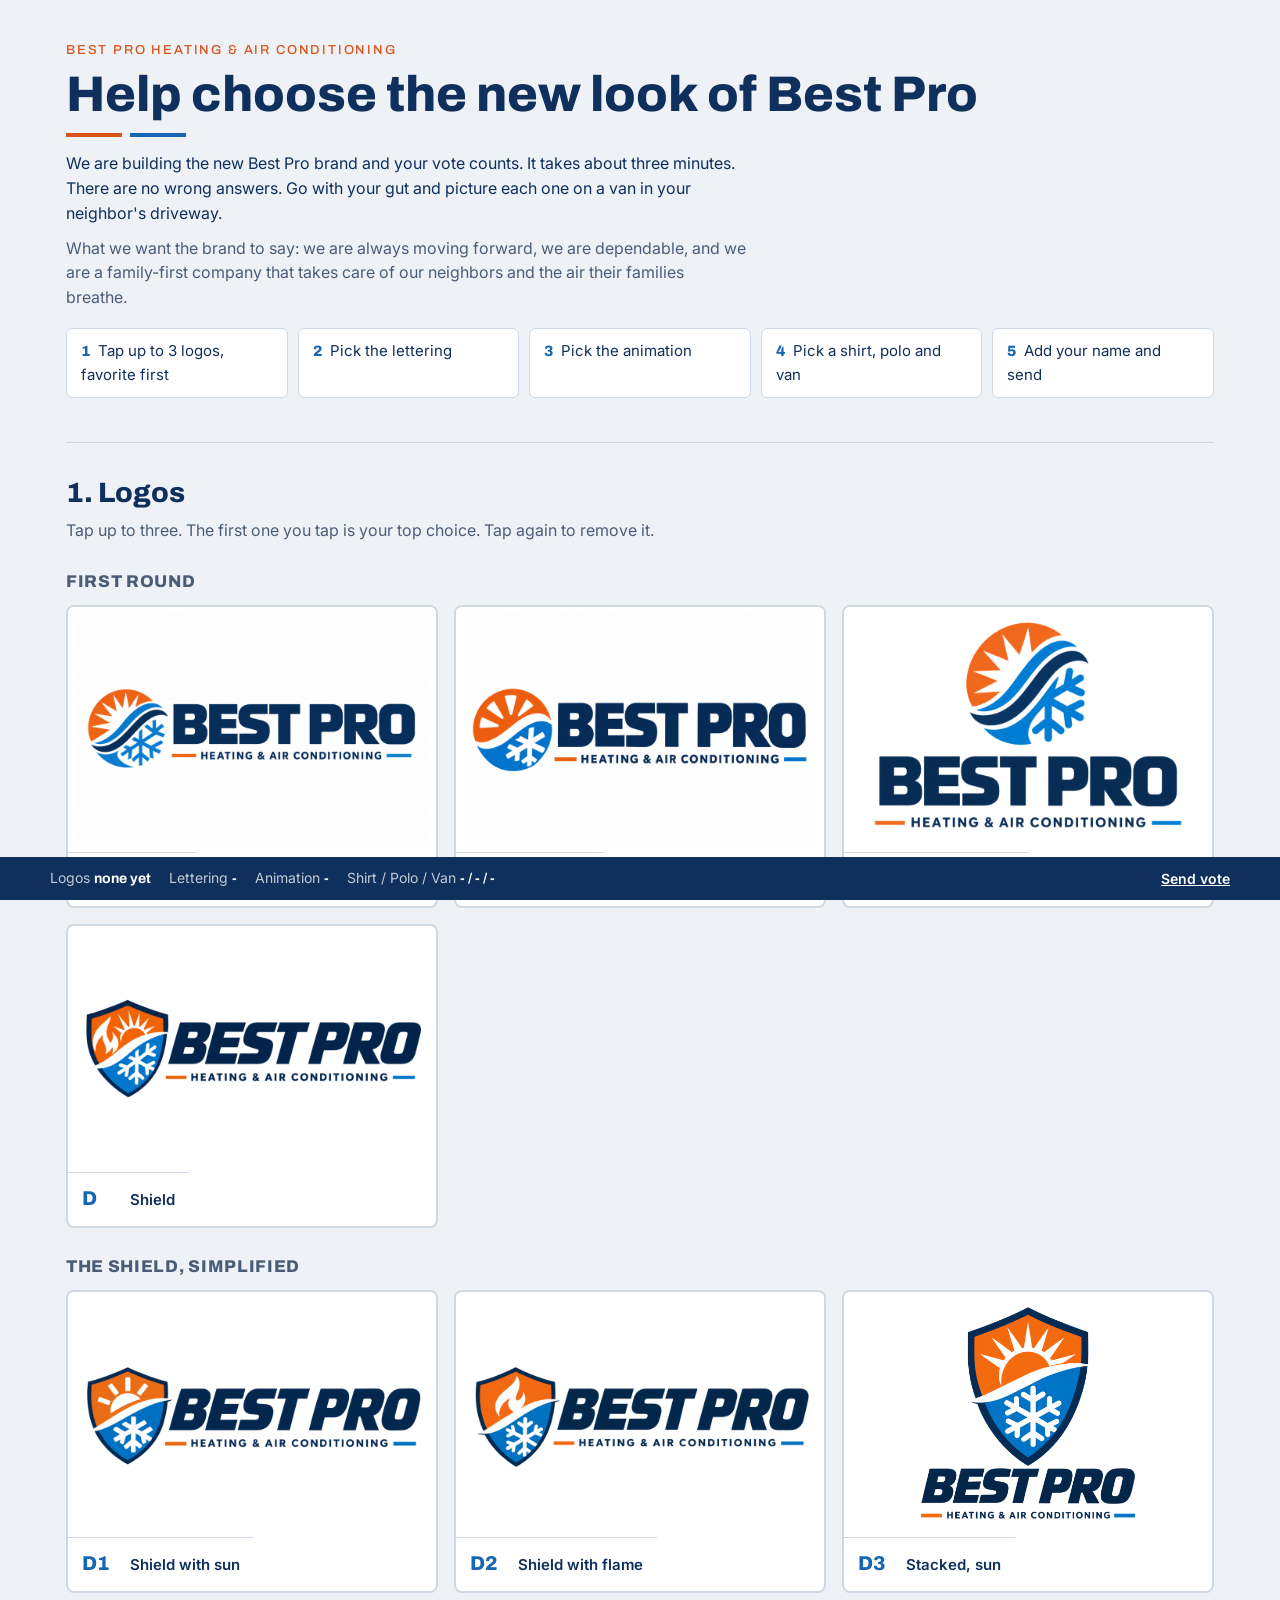
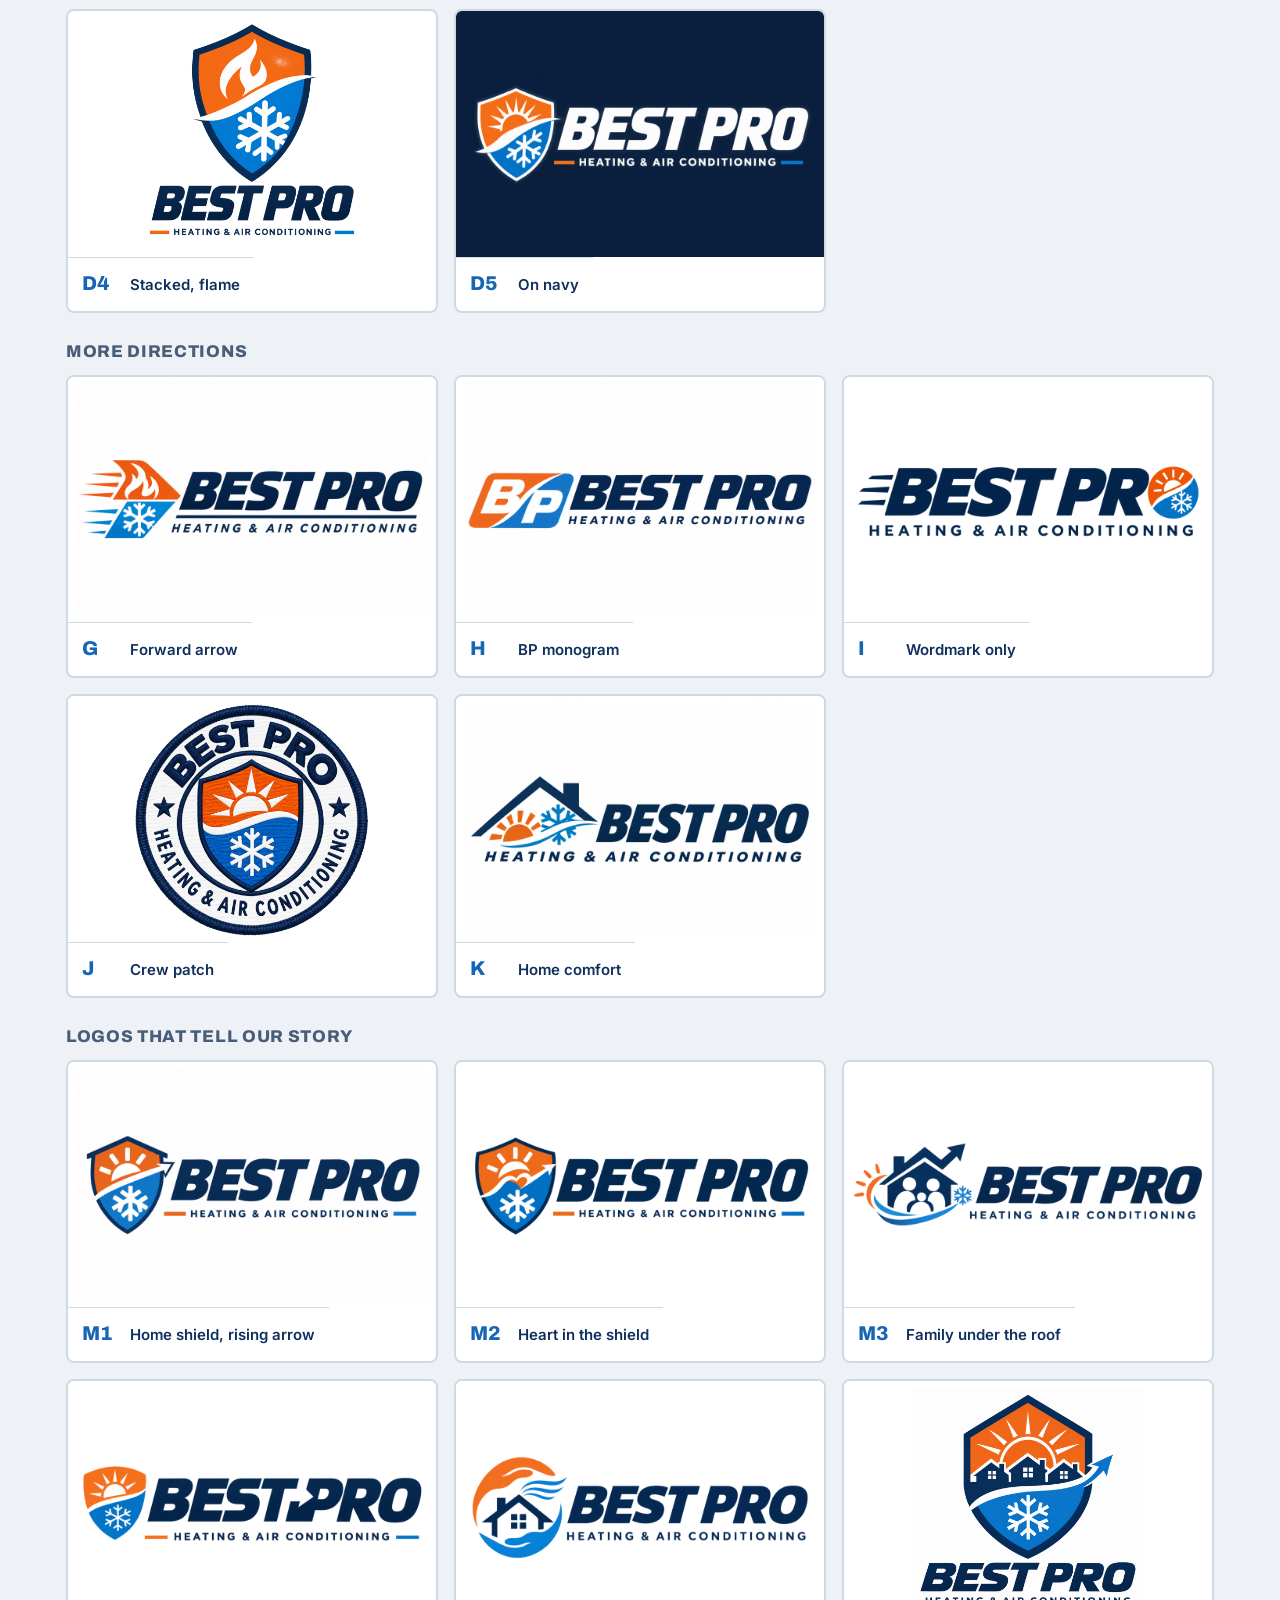
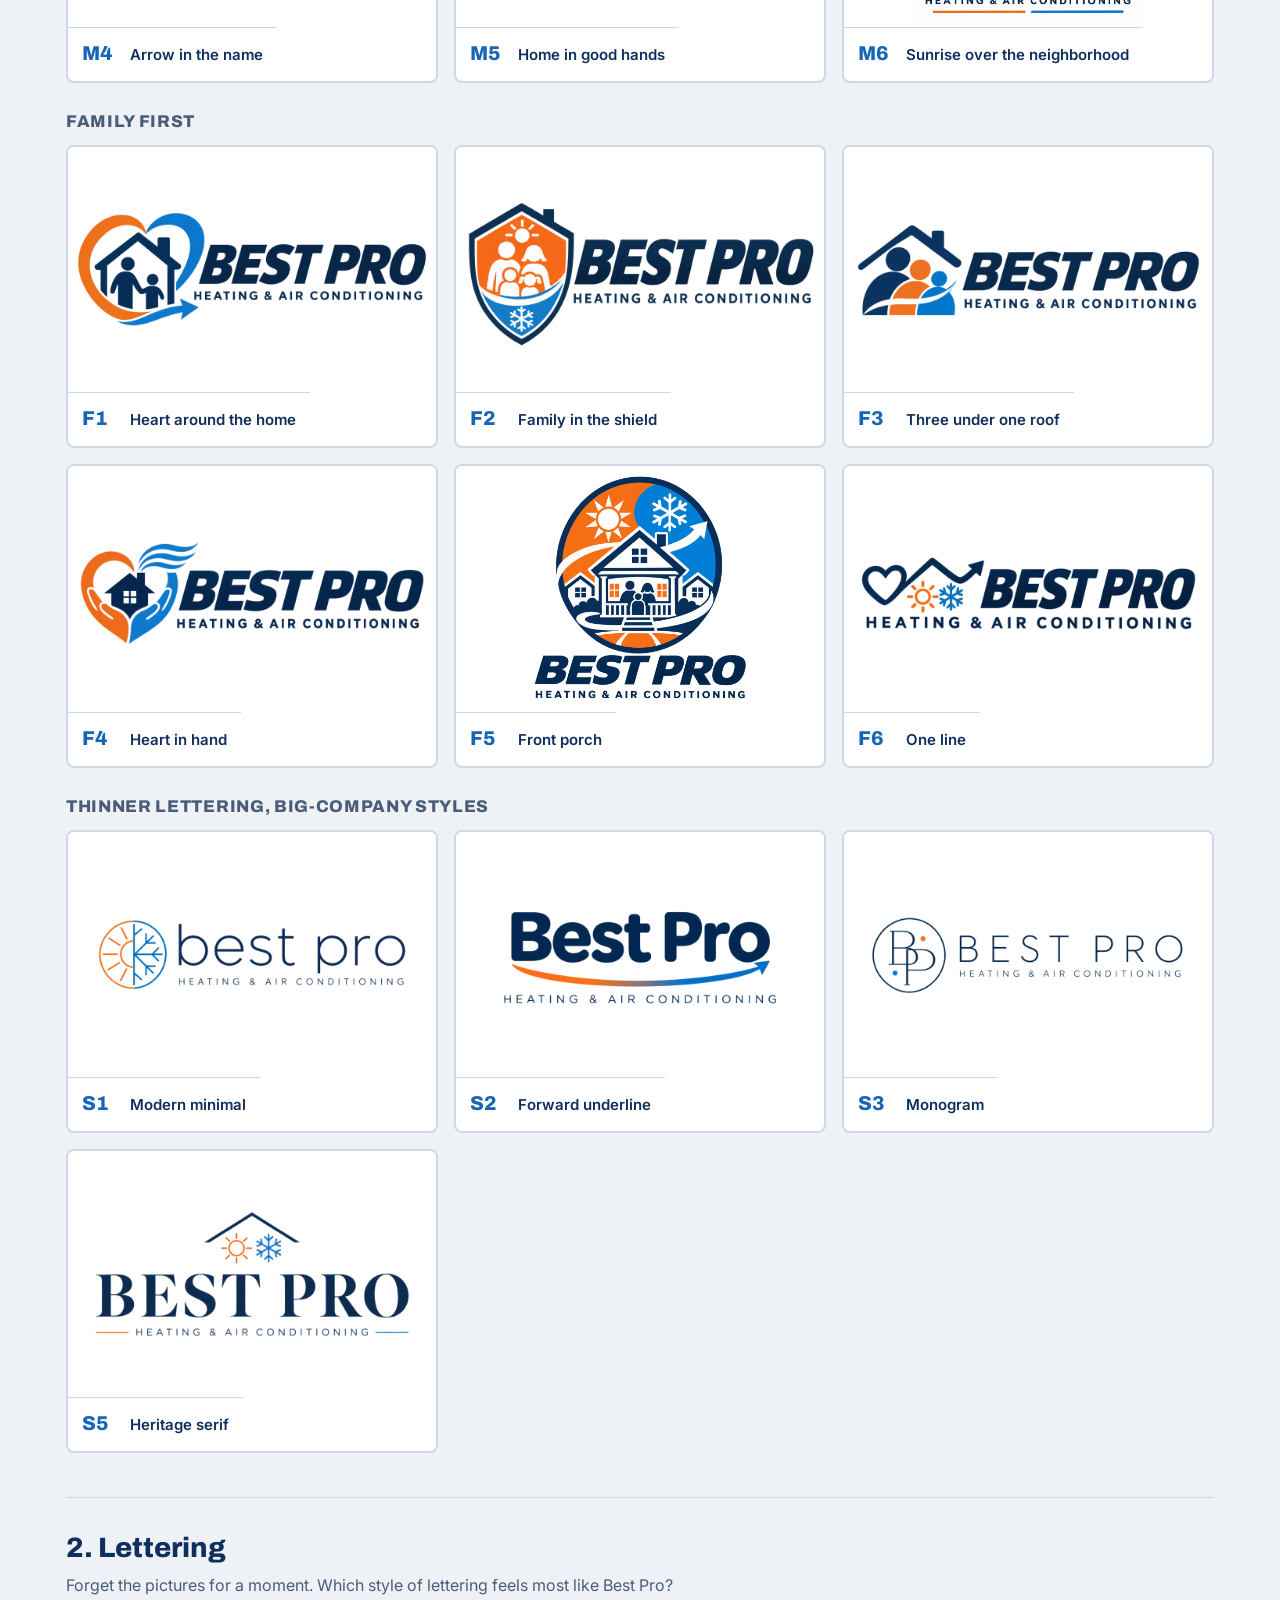
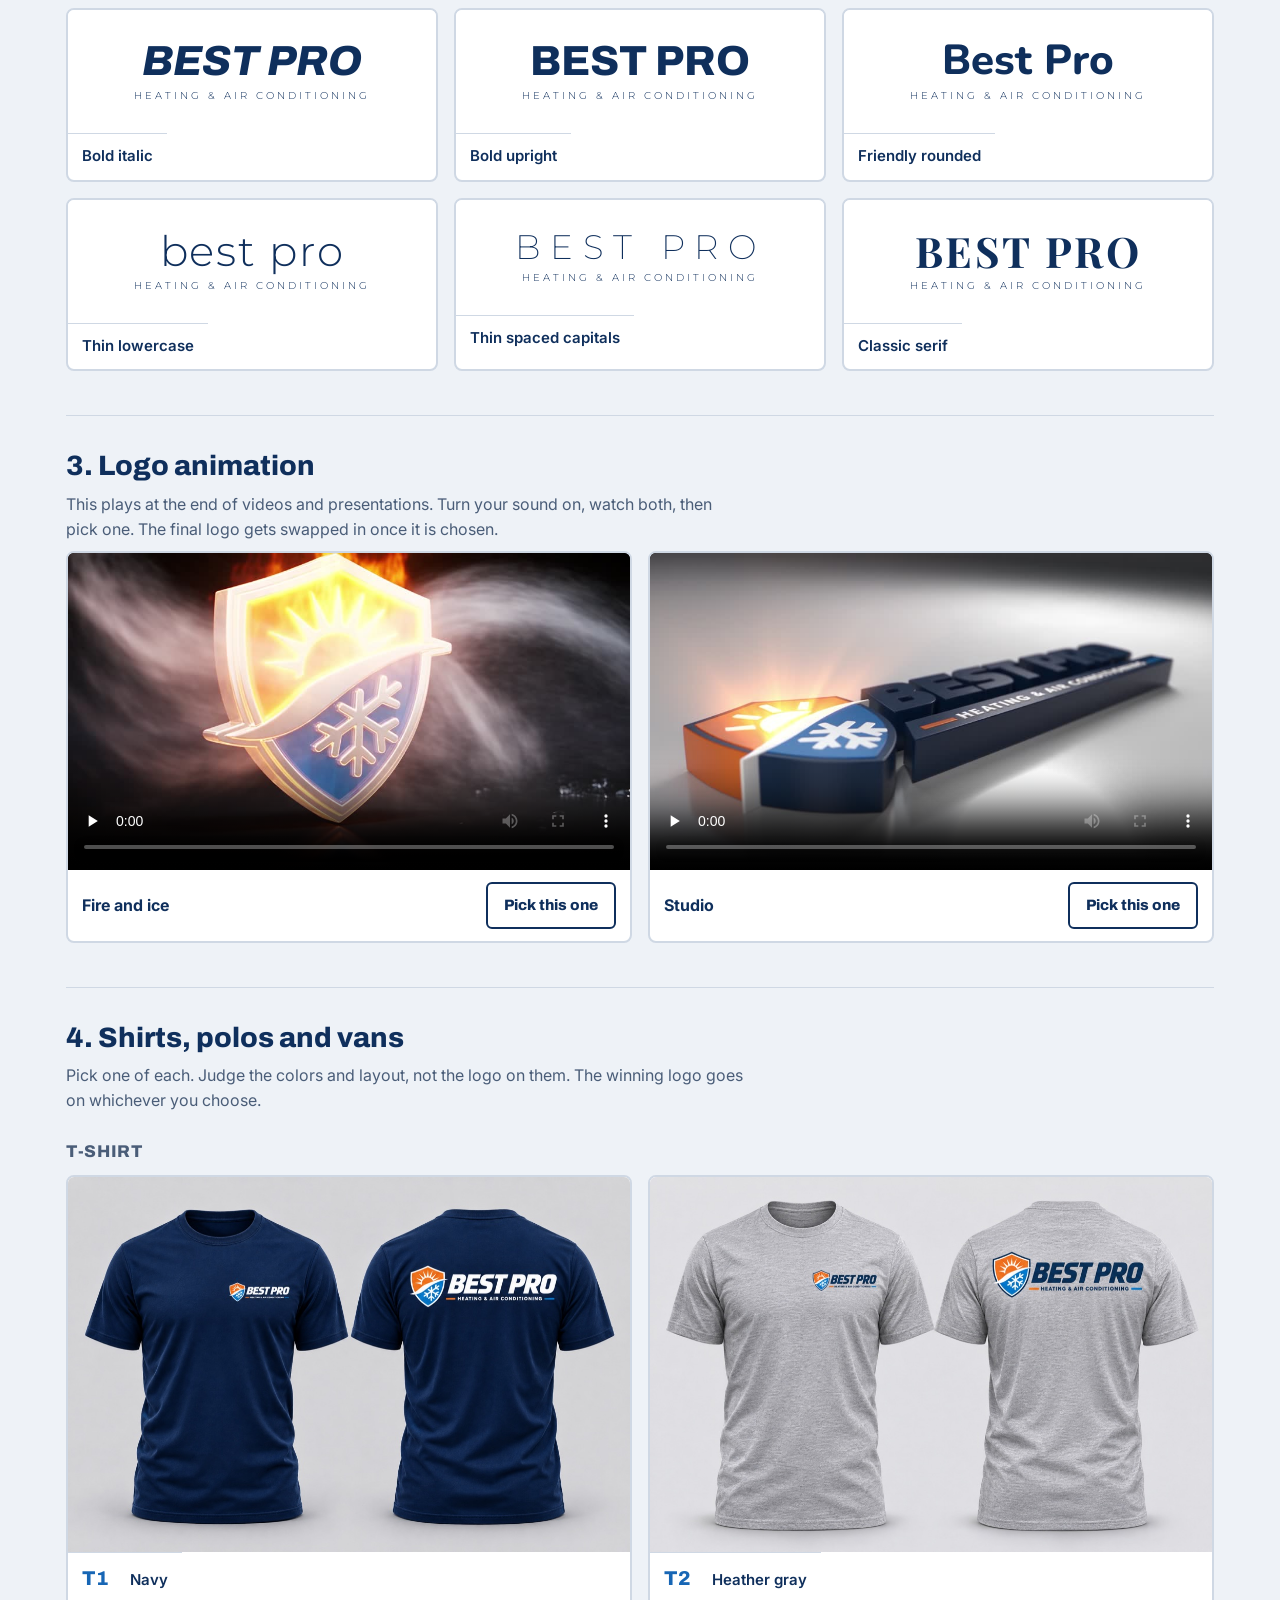
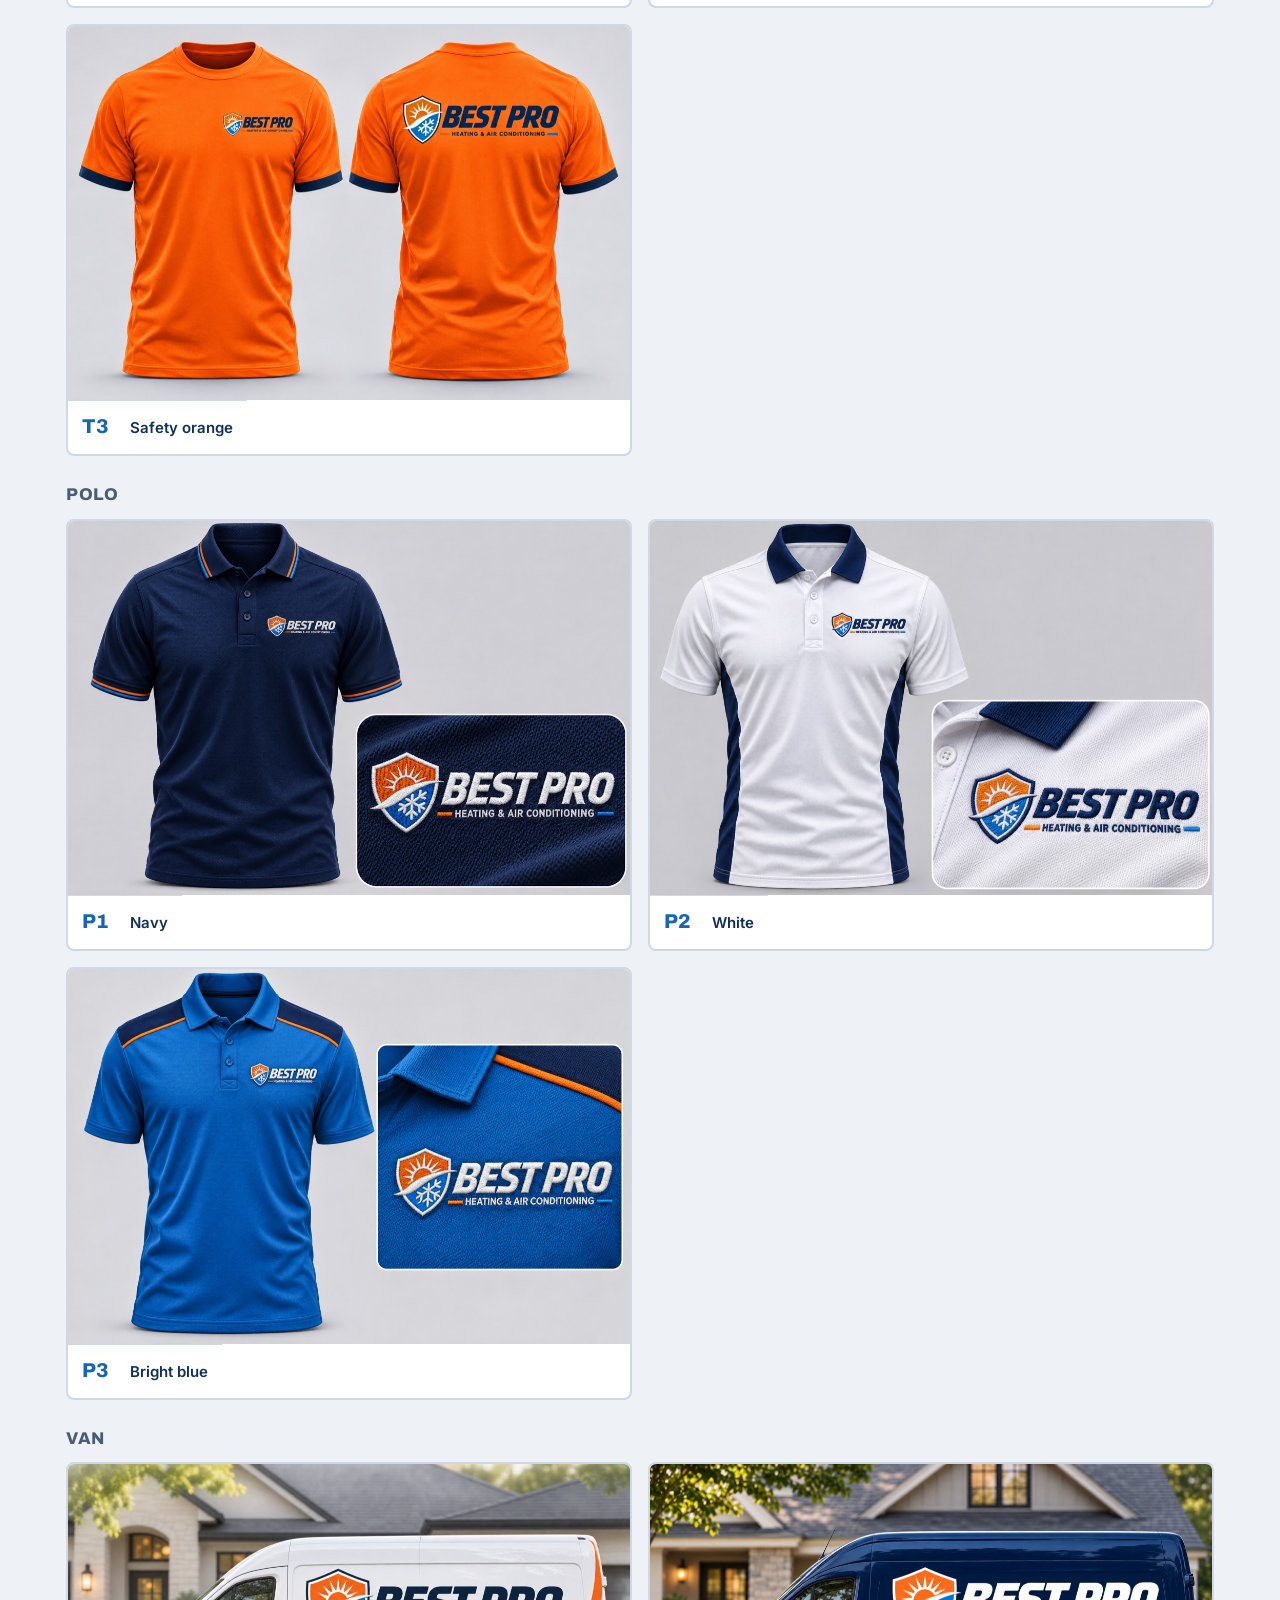
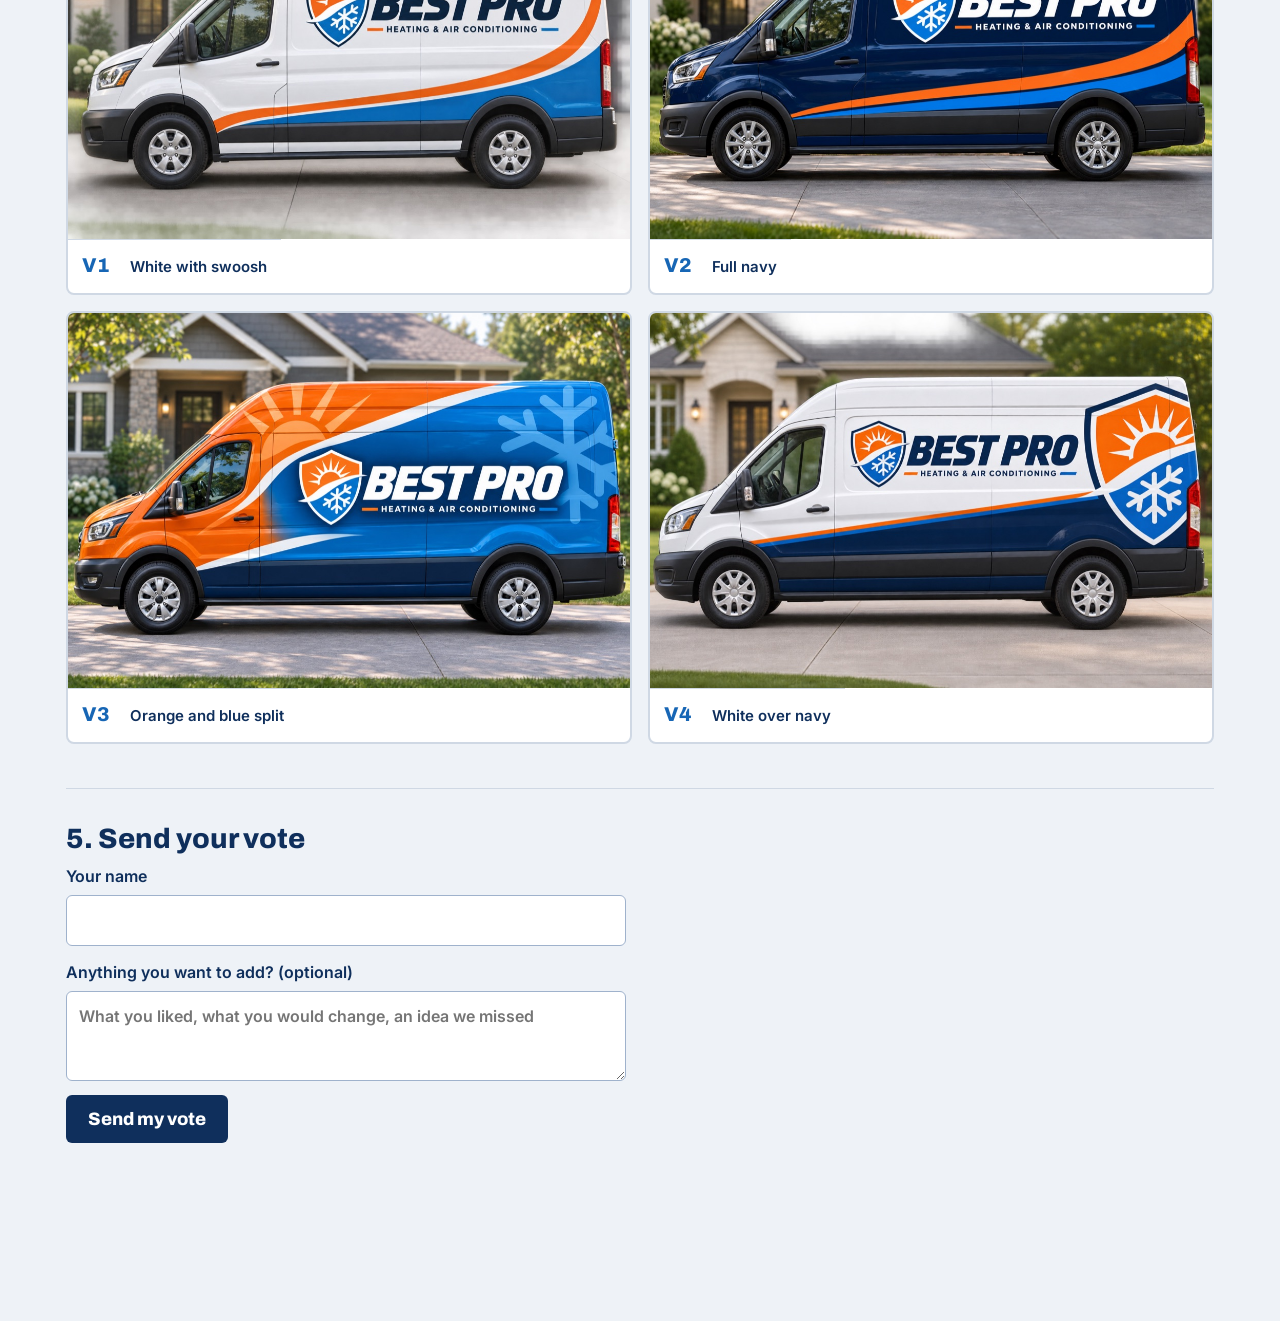
<file: bestpro-logos/index.html>
<!doctype html>
<html lang="en">
<head>
<meta charset="utf-8">
<meta name="viewport" content="width=device-width, initial-scale=1">
<meta name="robots" content="noindex, nofollow">
<title>Best Pro Brand Vote</title>
<link rel="preconnect" href="https://fonts.googleapis.com">
<link rel="stylesheet" href="https://fonts.googleapis.com/css2?family=Archivo:ital,wght@0,500;0,800;1,800&family=Inter:wght@400;600&family=Montserrat:wght@200;300&family=Nunito:wght@800&family=Playfair+Display:wght@700&display=swap">
<style>
:root { --bg:#eef2f7; --fg:#0f2f5c; --muted:#4a5d78; --plate:#fff; --line:#cfd8e4; --orange:#d9541a; --blue:#1766b5; --pick:#f26a21;
  --display:"Archivo","Arial Black",Arial,sans-serif; --body:"Inter",-apple-system,"Segoe UI",Helvetica,Arial,sans-serif; }
* { box-sizing: border-box; }
html, body { overflow-x:hidden; }
body { margin:0; background:var(--bg); color:var(--fg); font-family:var(--body); font-size:16px; line-height:1.55; }
.wrap { max-width:1180px; margin:0 auto; padding:36px 16px 140px; }
.eyebrow { font-family:var(--display); font-weight:500; font-size:13px; letter-spacing:.14em; text-transform:uppercase; color:var(--orange); }
h1 { font-family:var(--display); font-weight:800; font-size:clamp(30px,5vw,50px); line-height:1.05; margin:8px 0 12px; }
.rules { display:flex; gap:8px; margin-bottom:14px; } .rules i { display:block; height:4px; width:56px; background:var(--orange); } .rules i+i { background:var(--blue); }
p { margin:0 0 10px; max-width:68ch; } .muted { color:var(--muted); }
.steps { display:grid; grid-template-columns:repeat(auto-fit,minmax(min(100%,200px),1fr)); gap:10px; margin:18px 0 0; padding:0; list-style:none; counter-reset:s; }
.steps li { background:var(--plate); border:1px solid var(--line); border-radius:6px; padding:10px 14px; font-size:15px; counter-increment:s; }
.steps li::before { content:counter(s); font-family:var(--display); font-weight:800; color:var(--blue); margin-right:8px; }
section { margin-top:44px; padding-top:28px; border-top:1px solid var(--line); }
h2 { font-family:var(--display); font-weight:800; font-size:28px; margin:0 0 4px; }
h3 { font-family:var(--display); font-weight:800; font-size:17px; margin:26px 0 10px; letter-spacing:.04em; text-transform:uppercase; color:var(--muted); }
.grid { display:grid; grid-template-columns:repeat(auto-fill,minmax(min(100%,300px),1fr)); gap:16px; }
.grid.big { grid-template-columns:repeat(auto-fill,minmax(min(100%,440px),1fr)); }
.card { position:relative; display:flex; flex-direction:column; text-align:left; font:inherit; color:inherit; background:var(--plate); border:2px solid var(--line); border-radius:8px; padding:0; cursor:pointer; overflow:hidden; transition:border-color .12s, box-shadow .12s; }
.card:hover { border-color:#9fb2cc; }
.card:focus-visible { outline:3px solid var(--blue); outline-offset:2px; }
.card[aria-pressed="true"] { border-color:var(--pick); box-shadow:0 0 0 3px rgba(242,106,33,.25); }
.card { min-width:0; width:100%; }
.card .art { position:relative; display:block; background:#fff; aspect-ratio:3/2; width:100%; }
.card .art.navy { background:#0a1f3d; }
.card .art img { position:absolute; inset:0; width:100%; height:100%; object-fit:contain; padding:6px; }
.card .art.photo img { object-fit:cover; padding:0; }
.card .cap { display:flex; gap:10px; align-items:baseline; padding:10px 14px 12px; border-top:1px solid var(--line); }
.card .id { font-family:var(--display); font-weight:800; font-size:20px; color:var(--blue); min-width:1.9em; }
.card .nm { font-weight:600; font-size:15px; }
.badge { position:absolute; top:10px; right:10px; background:var(--pick); color:#fff; font-family:var(--display); font-weight:800; font-size:14px; border-radius:999px; padding:5px 12px; display:none; }
.card[aria-pressed="true"] .badge { display:block; }
.font .art { aspect-ratio:auto; display:flex; align-items:center; justify-content:center; padding:30px 16px; flex-direction:column; gap:6px; color:#0f2f5c; text-align:center; }
.font .w { font-size:clamp(30px,6vw,42px); line-height:1; }
.font .s { font-family:"Montserrat",Arial,sans-serif; font-weight:300; font-size:10px; letter-spacing:.3em; }
.f1 .w { font-family:"Archivo",Arial,sans-serif; font-weight:800; font-style:italic; }
.f2 .w { font-family:"Archivo",Arial,sans-serif; font-weight:800; }
.f3 .w { font-family:"Nunito",Arial,sans-serif; font-weight:800; }
.f4 .w { font-family:"Montserrat",Arial,sans-serif; font-weight:300; letter-spacing:.04em; }
.f5 .w { font-family:"Montserrat",Arial,sans-serif; font-weight:200; letter-spacing:.28em; font-size:clamp(24px,5vw,34px); }
.f6 .w { font-family:"Playfair Display",Georgia,serif; font-weight:700; letter-spacing:.06em; }
.vid { background:var(--plate); border:2px solid var(--line); border-radius:8px; overflow:hidden; }
.vid.on { border-color:var(--pick); box-shadow:0 0 0 3px rgba(242,106,33,.25); }
.vid video { display:block; width:100%; background:#000; }
.vid .row { display:flex; gap:12px; align-items:center; justify-content:space-between; padding:12px 14px; flex-wrap:wrap; }
.btn { font:inherit; font-family:var(--display); font-weight:800; font-size:15px; border:2px solid var(--fg); background:#fff; color:var(--fg); border-radius:6px; padding:10px 16px; cursor:pointer; min-height:44px; }
.btn[aria-pressed="true"] { background:var(--pick); border-color:var(--pick); color:#fff; }
.form { display:grid; gap:14px; max-width:560px; }
label { font-weight:600; display:grid; gap:6px; }
input, textarea { font:inherit; padding:12px; border:1px solid #9fb2cc; border-radius:6px; background:#fff; color:var(--fg); width:100%; }
textarea { min-height:90px; resize:vertical; }
.submit { font-family:var(--display); font-weight:800; font-size:18px; background:var(--fg); color:#fff; border:0; border-radius:6px; padding:14px 22px; cursor:pointer; min-height:48px; }
.submit:disabled { opacity:.5; cursor:not-allowed; }
.msg { font-weight:600; min-height:1.5em; } .msg.err { color:#b3261e; } .msg.ok { color:#14703a; }
.bar { position:fixed; left:0; right:0; bottom:0; background:var(--fg); color:#fff; padding:10px 16px calc(10px + env(safe-area-inset-bottom,0px)); z-index:5; }
.bar .in { max-width:1180px; margin:0 auto; display:flex; gap:8px 18px; flex-wrap:wrap; align-items:center; font-size:14px; }
.bar b { font-family:var(--display); } .bar .k { opacity:.75; } .bar a { color:#fff; margin-left:auto; font-weight:600; }
.done { background:var(--plate); border:2px solid #14703a; border-radius:8px; padding:24px; max-width:640px; }
[hidden] { display:none !important; }
</style>
</head>
<body>
<div class="wrap">
  <header>
    <span class="eyebrow">Best Pro Heating &amp; Air Conditioning</span>
    <h1>Help choose the new look of Best Pro</h1>
    <div class="rules"><i></i><i></i></div>
    <p>We are building the new Best Pro brand and your vote counts. It takes about three minutes. There are no wrong answers. Go with your gut and picture each one on a van in your neighbor's driveway.</p>
    <p class="muted">What we want the brand to say: we are always moving forward, we are dependable, and we are a family-first company that takes care of our neighbors and the air their families breathe.</p>
    <ol class="steps"><li>Tap up to 3 logos, favorite first</li><li>Pick the lettering</li><li>Pick the animation</li><li>Pick a shirt, polo and van</li><li>Add your name and send</li></ol>
  </header>

  <section id="logos">
    <h2>1. Logos</h2>
    <p class="muted">Tap up to three. The first one you tap is your top choice. Tap again to remove it.</p>
    <div id="logo-groups"></div>
  </section>

  <section id="fonts">
    <h2>2. Lettering</h2>
    <p class="muted">Forget the pictures for a moment. Which style of lettering feels most like Best Pro?</p>
    <div class="grid" id="font-grid"></div>
  </section>

  <section id="anims">
    <h2>3. Logo animation</h2>
    <p class="muted">This plays at the end of videos and presentations. Turn your sound on, watch both, then pick one. The final logo gets swapped in once it is chosen.</p>
    <div class="grid big">
      <div class="vid" data-anim="navy"><video controls playsinline preload="none" poster="img/poster-navy.jpg" src="video/navy.mp4"></video>
        <div class="row"><span class="nm"><b>Fire and ice</b></span><button type="button" class="btn" data-pick="animation" data-val="navy" aria-pressed="false">Pick this one</button></div></div>
      <div class="vid" data-anim="white"><video controls playsinline preload="none" poster="img/poster-white.jpg" src="video/white.mp4"></video>
        <div class="row"><span class="nm"><b>Studio</b></span><button type="button" class="btn" data-pick="animation" data-val="white" aria-pressed="false">Pick this one</button></div></div>
    </div>
  </section>

  <section id="kit">
    <h2>4. Shirts, polos and vans</h2>
    <p class="muted">Pick one of each. Judge the colors and layout, not the logo on them. The winning logo goes on whichever you choose.</p>
    <h3>T-shirt</h3><div class="grid big" id="tee-grid"></div>
    <h3>Polo</h3><div class="grid big" id="polo-grid"></div>
    <h3>Van</h3><div class="grid big" id="van-grid"></div>
  </section>

  <section id="send">
    <h2>5. Send your vote</h2>
    <form class="form" id="form" novalidate>
      <label for="name">Your name<input id="name" name="name" autocomplete="name" maxlength="60" required></label>
      <label for="comment">Anything you want to add? (optional)<textarea id="comment" name="comment" maxlength="1000" placeholder="What you liked, what you would change, an idea we missed"></textarea></label>
      <div><button class="submit" id="submit" type="submit">Send my vote</button></div>
      <div class="msg" id="msg" role="status" aria-live="polite"></div>
    </form>
    <div class="done" id="done" hidden><h2>Thank you. Your vote is in.</h2><p>If you change your mind, vote again with the same name and only your latest vote will count.</p></div>
  </section>
</div>

<div class="bar"><div class="in"><span><span class="k">Logos</span> <b id="b-logo">none yet</b></span><span><span class="k">Lettering</span> <b id="b-font">-</b></span><span><span class="k">Animation</span> <b id="b-anim">-</b></span><span><span class="k">Shirt / Polo / Van</span> <b id="b-kit">-</b></span><a href="#send">Send vote</a></div></div>

<script>
const API = 'https://bestpro-logo-vote.vercel.app/api/vote';
const GROUPS = [
  ['First round', [['A','Classic'],['B','Simplified'],['C','Stacked badge'],['D','Shield']]],
  ['The shield, simplified', [['D1','Shield with sun'],['D2','Shield with flame'],['D3','Stacked, sun','sq'],['D4','Stacked, flame','sq'],['D5','On navy','navy']]],
  ['More directions', [['G','Forward arrow'],['H','BP monogram'],['I','Wordmark only'],['J','Crew patch','sq'],['K','Home comfort']]],
  ['Logos that tell our story', [['M1','Home shield, rising arrow'],['M2','Heart in the shield'],['M3','Family under the roof'],['M4','Arrow in the name'],['M5','Home in good hands'],['M6','Sunrise over the neighborhood','sq']]],
  ['Family first', [['F1','Heart around the home'],['F2','Family in the shield'],['F3','Three under one roof'],['F4','Heart in hand'],['F5','Front porch','sq'],['F6','One line']]],
  ['Thinner lettering, big-company styles', [['S1','Modern minimal'],['S2','Forward underline'],['S3','Monogram'],['S5','Heritage serif']]],
];
const FONTS = [['bold-italic','Bold italic','f1','BEST PRO'],['bold-upright','Bold upright','f2','BEST PRO'],['friendly','Friendly rounded','f3','Best Pro'],['thin-lower','Thin lowercase','f4','best pro'],['thin-caps','Thin spaced capitals','f5','BEST PRO'],['serif','Classic serif','f6','BEST PRO']];
const KIT = {
  tee: [['T1','Navy'],['T2','Heather gray'],['T3','Safety orange']],
  polo: [['P1','Navy'],['P2','White'],['P3','Bright blue']],
  van: [['V1','White with swoosh'],['V2','Full navy'],['V3','Orange and blue split'],['V4','White over navy']],
};
const state = { logos: [], font: null, animation: null, tee: null, polo: null, van: null };
const $ = (s) => document.querySelector(s);
const el = (h) => { const t = document.createElement('template'); t.innerHTML = h.trim(); return t.content.firstChild; };

const lg = $('#logo-groups');
for (const [title, items] of GROUPS) {
  lg.appendChild(el(`<h3>${title}</h3>`));
  const g = el('<div class="grid"></div>');
  for (const [id, name, flag] of items) {
    const c = el(`<button type="button" class="card" data-logo="${id}" aria-pressed="false"><span class="badge"></span><span class="art ${flag === 'navy' ? 'navy' : ''}"><img loading="lazy" src="img/${id}.png" alt="Logo option ${id}: ${name}"></span><span class="cap"><span class="id">${id}</span><span class="nm">${name}</span></span></button>`);
    c.addEventListener('click', () => toggleLogo(id));
    g.appendChild(c);
  }
  lg.appendChild(g);
}
const fg = $('#font-grid');
for (const [id, name, cls, sample] of FONTS) {
  const c = el(`<button type="button" class="card font ${cls}" data-pick="font" data-val="${id}" aria-pressed="false"><span class="badge">Picked</span><span class="art"><span class="w">${sample}</span><span class="s">HEATING &amp; AIR CONDITIONING</span></span><span class="cap"><span class="nm">${name}</span></span></button>`);
  fg.appendChild(c);
}
for (const k of Object.keys(KIT)) {
  const g = $(`#${k}-grid`);
  for (const [id, name] of KIT[k]) g.appendChild(el(`<button type="button" class="card" data-pick="${k}" data-val="${id}" aria-pressed="false"><span class="badge">Picked</span><span class="art photo"><img loading="lazy" src="img/kit-${id}.jpg" alt="${k} option ${id}: ${name}"></span><span class="cap"><span class="id">${id}</span><span class="nm">${name}</span></span></button>`));
}
document.addEventListener('click', (e) => {
  const b = e.target.closest('[data-pick]'); if (!b) return;
  const k = b.dataset.pick; state[k] = state[k] === b.dataset.val ? null : b.dataset.val; render();
});
function toggleLogo(id) {
  const i = state.logos.indexOf(id);
  if (i >= 0) state.logos.splice(i, 1);
  else if (state.logos.length < 3) state.logos.push(id);
  else { flash('You already have three logos. Tap one of your picks to remove it first.', true); return; }
  render();
}
const ORD = ['1st choice', '2nd choice', '3rd choice'];
function render() {
  document.querySelectorAll('[data-logo]').forEach((c) => { const i = state.logos.indexOf(c.dataset.logo); c.setAttribute('aria-pressed', i >= 0); c.querySelector('.badge').textContent = i >= 0 ? ORD[i] : ''; });
  document.querySelectorAll('[data-pick]').forEach((b) => { const on = state[b.dataset.pick] === b.dataset.val; b.setAttribute('aria-pressed', on); if (b.classList.contains('btn')) { b.textContent = on ? 'Picked' : 'Pick this one'; b.closest('.vid').classList.toggle('on', on); } });
  $('#b-logo').textContent = state.logos.length ? state.logos.join(', ') : 'none yet';
  $('#b-font').textContent = state.font ? FONTS.find((f) => f[0] === state.font)[1] : '-';
  $('#b-anim').textContent = state.animation ? (state.animation === 'navy' ? 'Fire and ice' : 'Studio') : '-';
  $('#b-kit').textContent = [state.tee, state.polo, state.van].map((x) => x || '-').join(' / ');
  try { localStorage.setItem('bp-vote-draft', JSON.stringify(state)); } catch (e) {}
}
function flash(t, err) { const m = $('#msg'); m.textContent = t; m.className = 'msg ' + (err ? 'err' : 'ok'); if (err) m.scrollIntoView({ block: 'center', behavior: 'smooth' }); }
try { const d = JSON.parse(localStorage.getItem('bp-vote-draft') || 'null'); if (d) Object.assign(state, d); const n = localStorage.getItem('bp-vote-name'); if (n) $('#name').value = n; } catch (e) {}
render();
$('#form').addEventListener('submit', async (e) => {
  e.preventDefault();
  const name = $('#name').value.trim();
  if (!state.logos.length) return flash('Please pick at least one logo before sending.', true);
  if (!name) return flash('Please enter your name so we count your vote once.', true);
  const missing = [['font', 'lettering'], ['animation', 'animation'], ['tee', 't-shirt'], ['polo', 'polo'], ['van', 'van']].filter(([k]) => !state[k]).map(([, n]) => n);
  if (missing.length && !$('#form').dataset.warned) { $('#form').dataset.warned = '1'; return flash('You have not picked: ' + missing.join(', ') + '. Scroll up to add them, or press Send again to send without them.', true); }
  const btn = $('#submit'); btn.disabled = true; flash('Sending...', false);
  try {
    const r = await fetch(API, { method: 'POST', headers: { 'Content-Type': 'application/json' }, body: JSON.stringify({ ...state, name, comment: $('#comment').value }) });
    const j = await r.json().catch(() => ({}));
    if (!r.ok || !j.ok) throw new Error(j.error || 'Could not save your vote. Please try again.');
    try { localStorage.setItem('bp-vote-name', name); } catch (e) {}
    $('#form').hidden = true; $('#done').hidden = false; $('#done').scrollIntoView({ block: 'center' });
  } catch (err) { flash(err.message || 'Could not save your vote. Please check your connection and try again.', true); btn.disabled = false; }
});
</script>
</body>
</html>
</file>
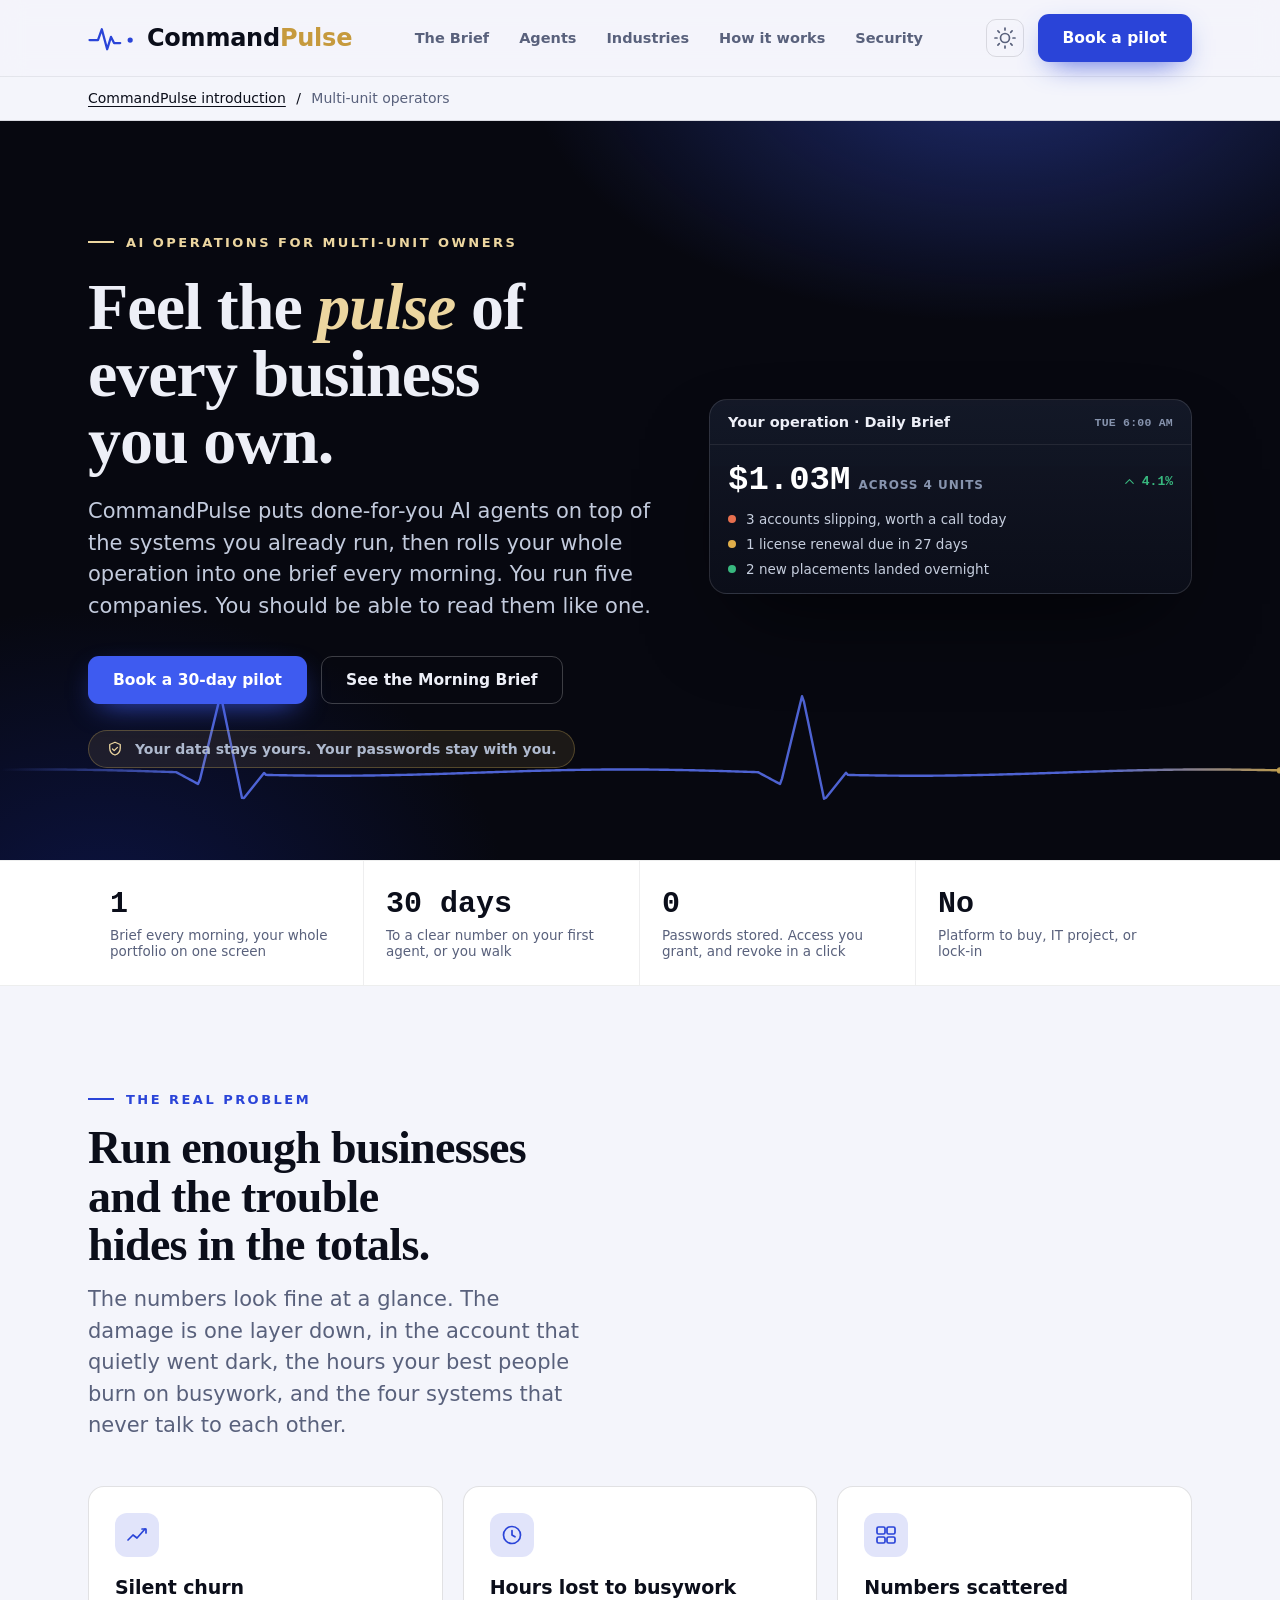
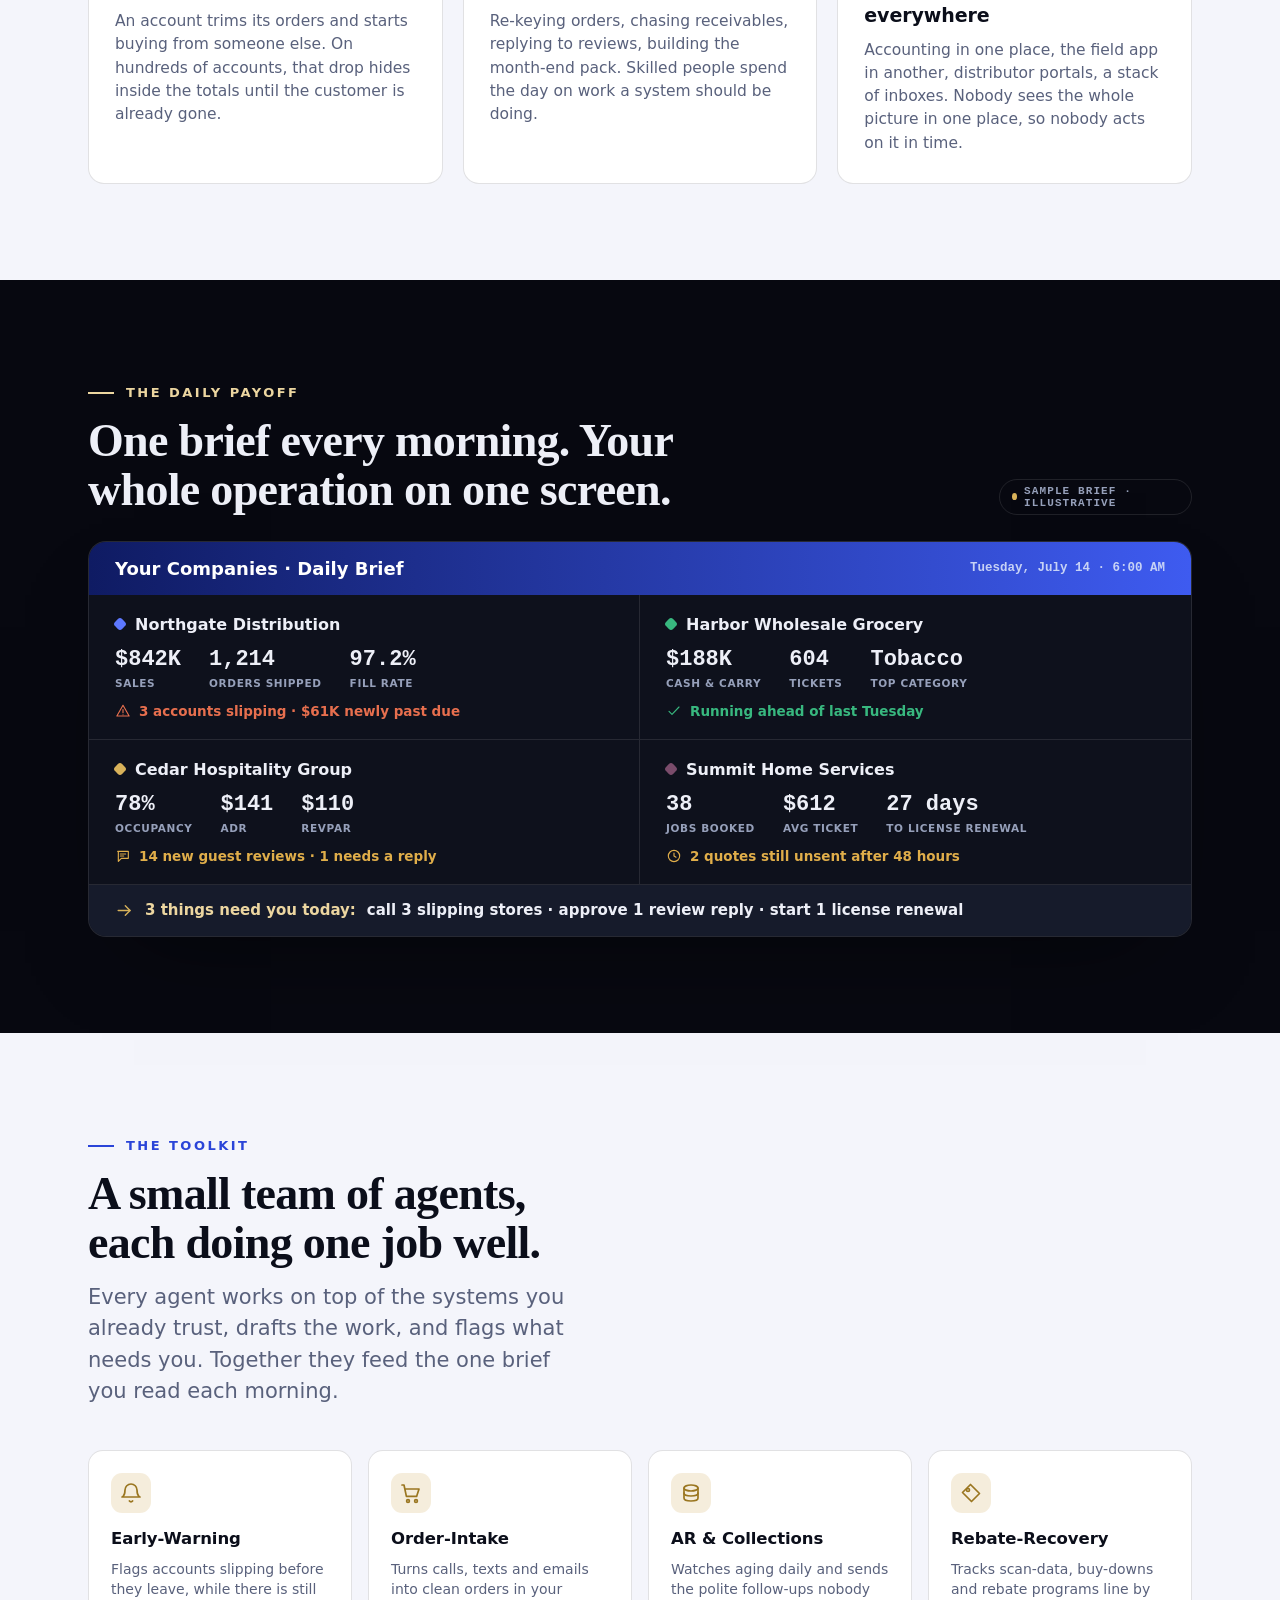
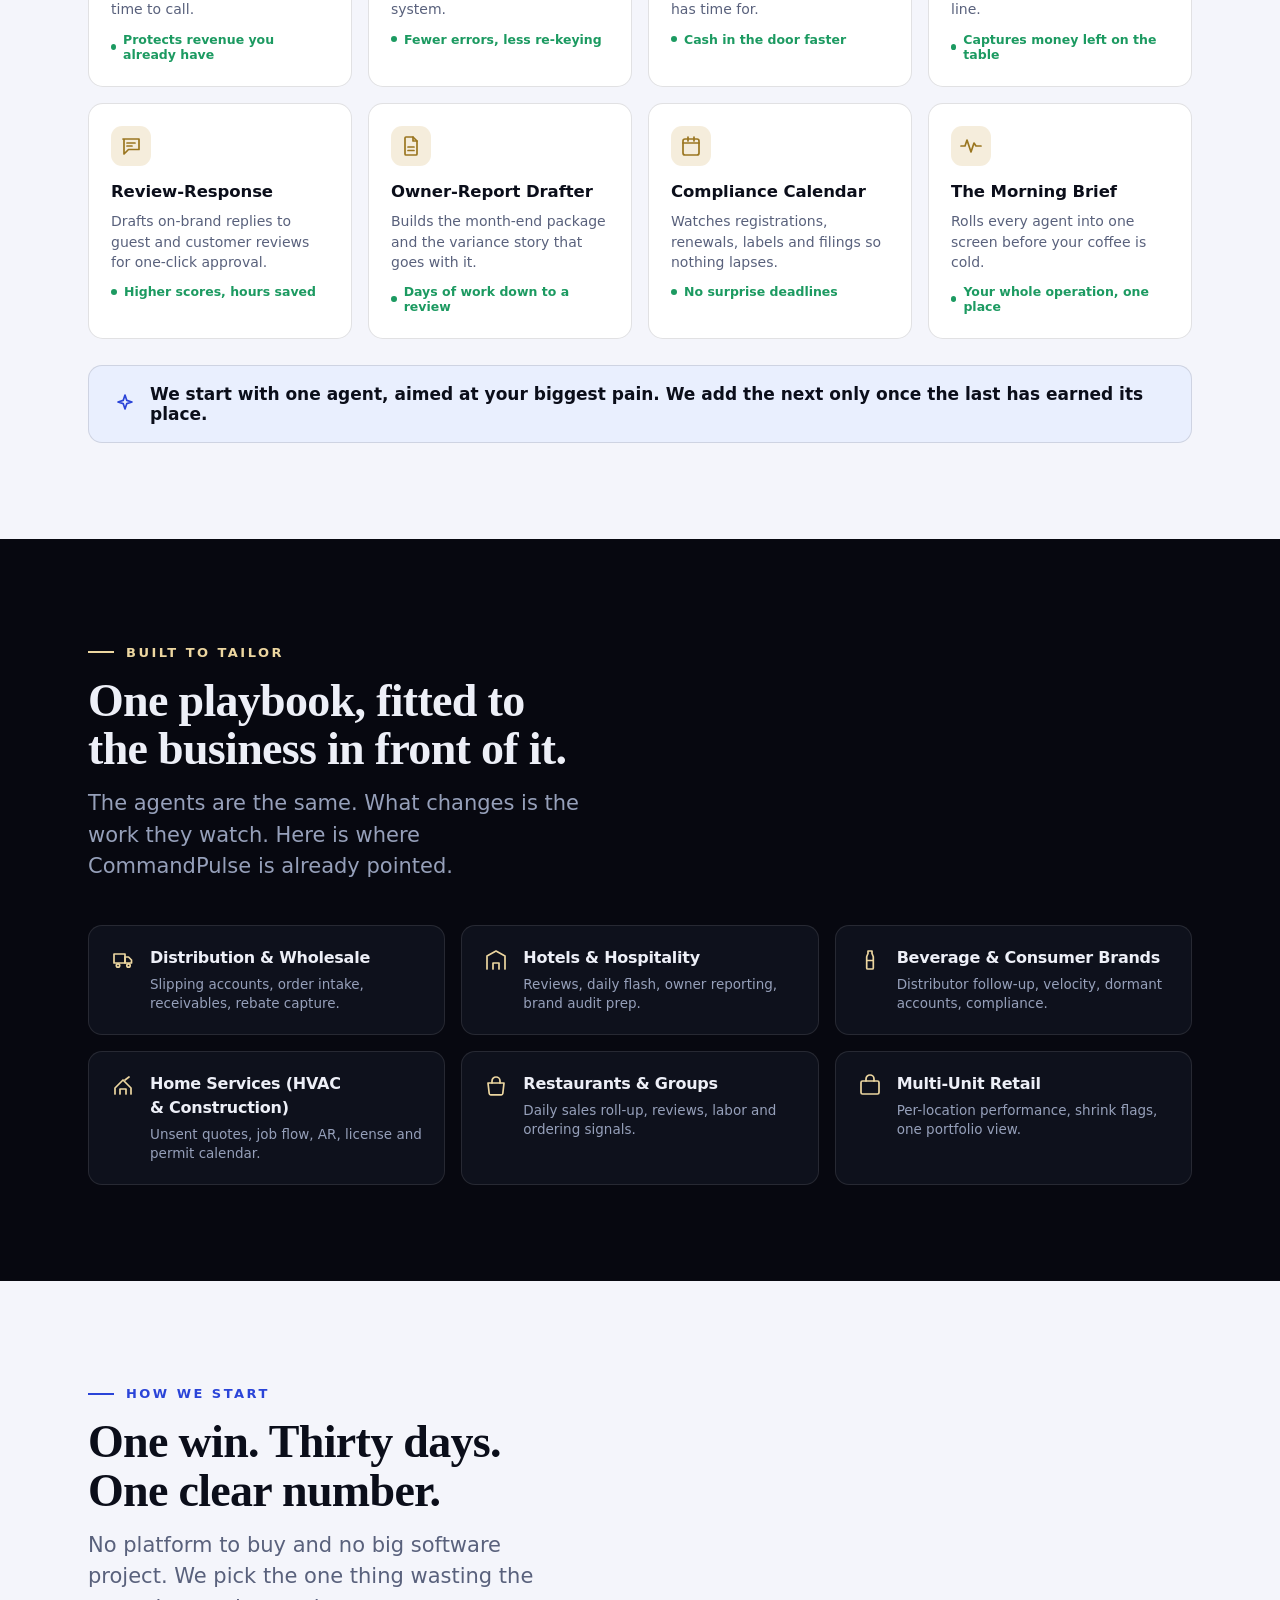
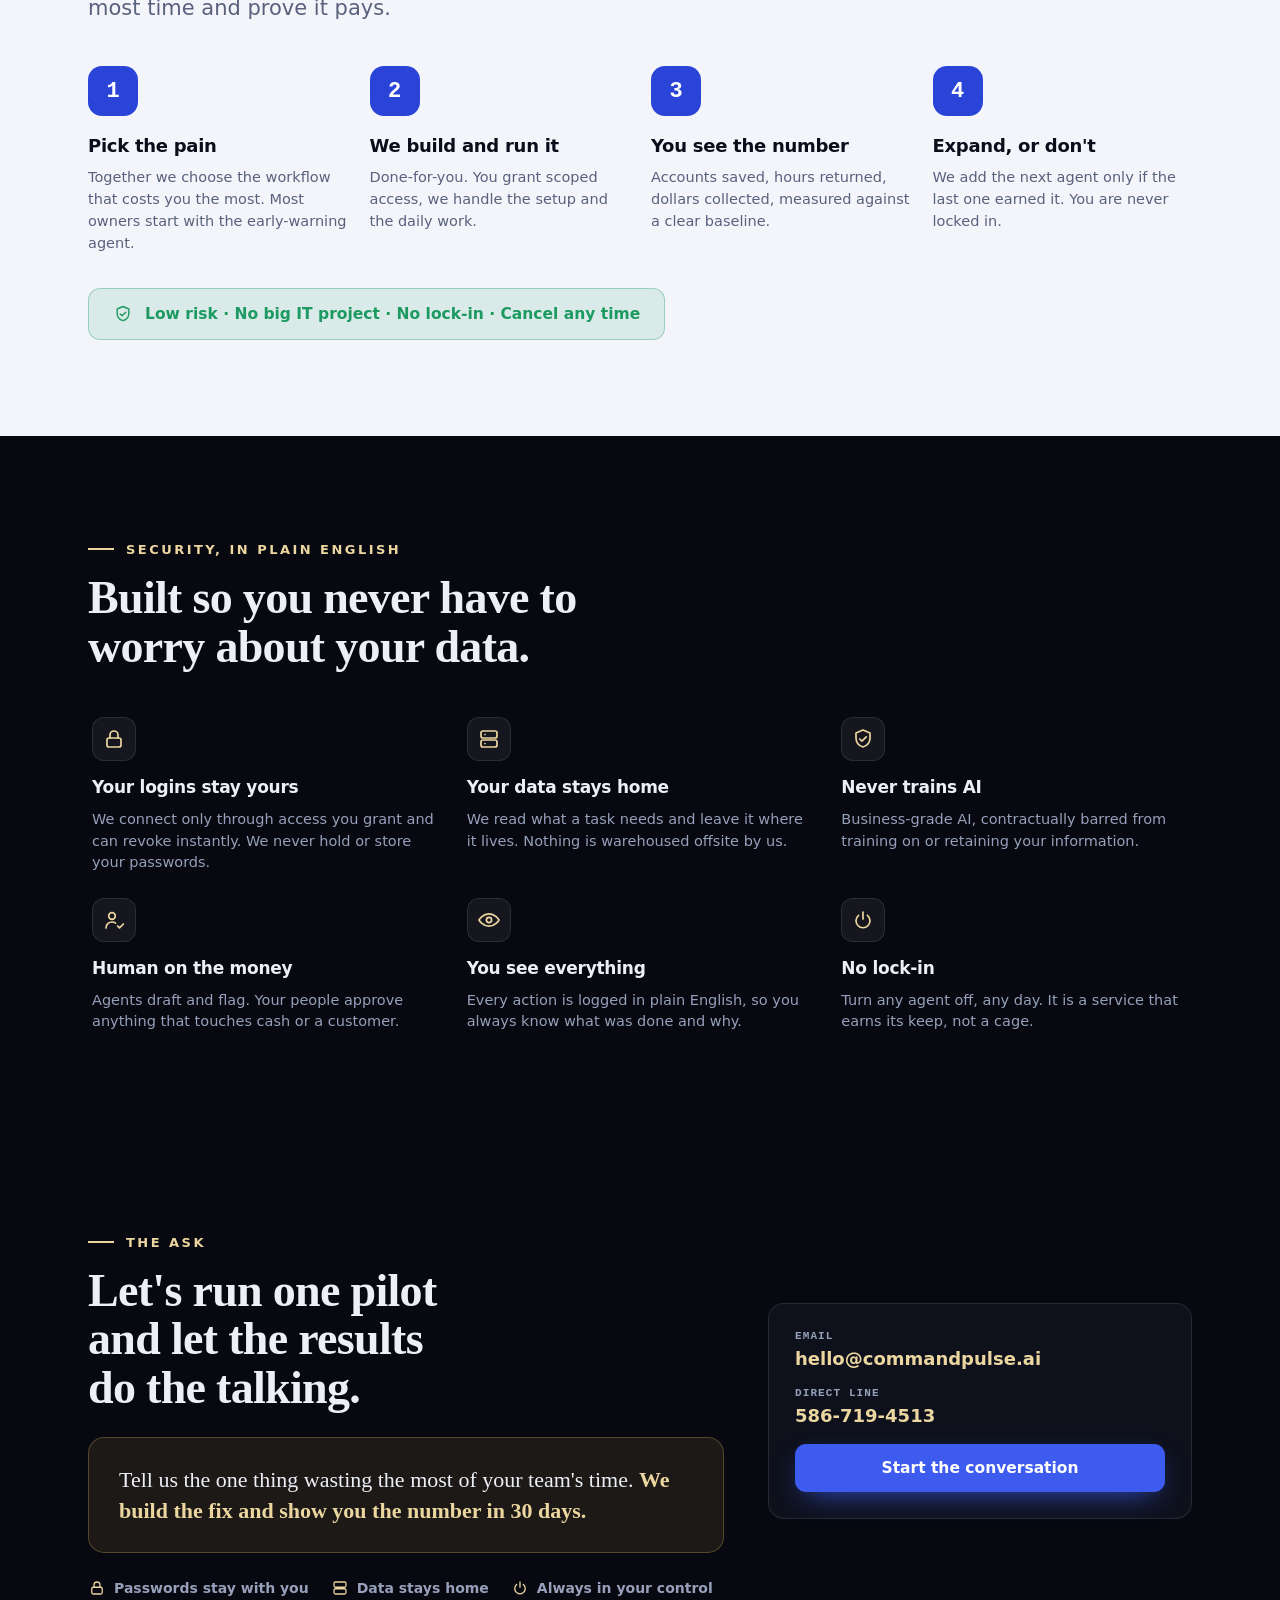
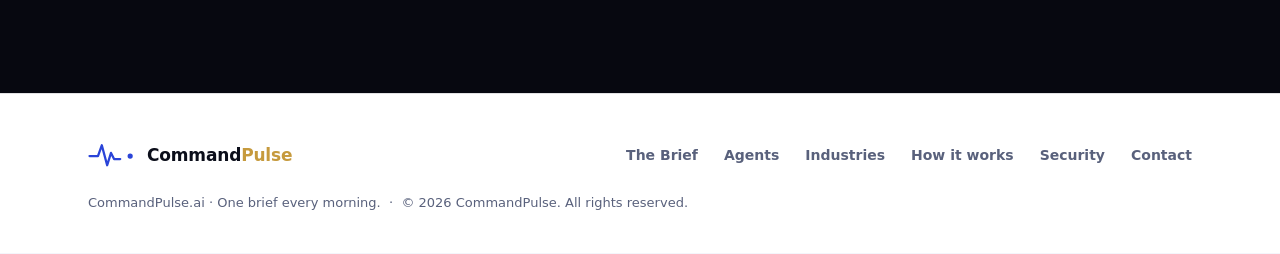
<file: multi-unit/index.html>
<!doctype html>
<html lang="en">
<head>
<meta charset="utf-8">
<meta name="viewport" content="width=device-width, initial-scale=1">
<title>CommandPulse · AI operations for multi-unit owners</title>
<meta name="description" content="CommandPulse puts done-for-you AI agents on top of the systems you already run, then rolls your whole operation into one brief every morning. One pain, thirty days, one number.">
<link rel="icon" href="data:image/svg+xml,%3Csvg%20xmlns='http://www.w3.org/2000/svg'%20viewBox='0%200%20100%20100'%3E%3Ccircle%20cx='50'%20cy='50'%20r='48'%20fill='%232A44D8'/%3E%3Cpath%20d='M18%2053h13l6-17%209%2032%206-21%204%207h15'%20fill='none'%20stroke='%23E7CE92'%20stroke-width='7'%20stroke-linecap='round'%20stroke-linejoin='round'/%3E%3C/svg%3E">
</head>
<body>
<style>
  *{ box-sizing:border-box; margin:0; padding:0; }
  html{ scroll-behavior:smooth; }
  @media (prefers-reduced-motion:reduce){ html{ scroll-behavior:auto; } }

  :root{
    color-scheme:light dark;
    /* brand */
    --royal:#2A44D8; --royal-bri:#3E5BF0; --royal-deep:#0F1B63;
    --gold:#9A7620; --gold-solid:#C69A3D; --gold-soft:#B98A2E;
    /* neutrals (light default) */
    --bg:#F4F5FB; --surf:#FFFFFF; --surf-2:#EDEFF7;
    --text:#0B0E1A; --muted:#59617C; --line:rgba(11,14,26,.12); --line-2:rgba(11,14,26,.07);
    /* semantic */
    --good:#1C9A61; --warn:#B7801F; --crit:#CF5334;
    /* type */
    --serif:"Hoefler Text","Iowan Old Style","Palatino Linotype",Palatino,Georgia,"Times New Roman",serif;
    --sans:system-ui,-apple-system,"Segoe UI",Roboto,Helvetica,Arial,sans-serif;
    --mono:"SF Mono",ui-monospace,"JetBrains Mono","Roboto Mono",Menlo,Consolas,monospace;
    --wrap:1160px;
  }
  @media (prefers-color-scheme:dark){
    :root{
      --royal:#3E5BF0; --royal-bri:#5D78FF; --royal-deep:#0C1550;
      --gold:#D8B25A; --gold-solid:#D8B25A; --gold-soft:#ECD6A0;
      --bg:#090B12; --surf:#0F121C; --surf-2:#161B29;
      --text:#EBEEF7; --muted:#98A2BB; --line:rgba(255,255,255,.10); --line-2:rgba(255,255,255,.06);
      --good:#38B87F; --warn:#E0AE4A; --crit:#E76F4E;
    }
  }
  :root[data-theme="light"]{
    --royal:#2A44D8; --royal-bri:#3E5BF0; --royal-deep:#0F1B63;
    --gold:#9A7620; --gold-solid:#C69A3D; --gold-soft:#B98A2E;
    --bg:#F4F5FB; --surf:#FFFFFF; --surf-2:#EDEFF7;
    --text:#0B0E1A; --muted:#59617C; --line:rgba(11,14,26,.12); --line-2:rgba(11,14,26,.07);
    --good:#1C9A61; --warn:#B7801F; --crit:#CF5334;
  }
  :root[data-theme="dark"]{
    --royal:#3E5BF0; --royal-bri:#5D78FF; --royal-deep:#0C1550;
    --gold:#D8B25A; --gold-solid:#D8B25A; --gold-soft:#ECD6A0;
    --bg:#090B12; --surf:#0F121C; --surf-2:#161B29;
    --text:#EBEEF7; --muted:#98A2BB; --line:rgba(255,255,255,.10); --line-2:rgba(255,255,255,.06);
    --good:#38B87F; --warn:#E0AE4A; --crit:#E76F4E;
  }

  /* Always-dark command-center bands, in both themes */
  .inverse{
    --bg:#070810; --surf:#0E111C; --surf-2:#161B2B;
    --text:#EDEFF7; --muted:#96A0BA; --line:rgba(255,255,255,.10); --line-2:rgba(255,255,255,.055);
    --royal:#3E5BF0; --royal-bri:#5D78FF; --gold:#D8B25A; --gold-solid:#D8B25A; --gold-soft:#ECD6A0;
    --good:#38B87F; --warn:#E0AE4A; --crit:#E76F4E;
    background:var(--bg); color:var(--text);
  }

  body{ background:var(--bg); color:var(--text); font-family:var(--sans);
    font-size:17px; line-height:1.5; -webkit-font-smoothing:antialiased; text-rendering:optimizeLegibility;
    overflow-x:hidden; }

  .wrap{ max-width:var(--wrap); margin:0 auto; padding:0 28px; }
  section{ position:relative; }
  .band{ padding:96px 0; }
  @media (max-width:760px){ .band{ padding:64px 0; } }

  .eyebrow{ font:600 13px/1 var(--sans); letter-spacing:.19em; text-transform:uppercase;
    color:var(--royal); display:inline-flex; align-items:center; gap:12px; }
  .inverse .eyebrow{ color:var(--gold-soft); }
  .eyebrow::before{ content:""; width:26px; height:2px; background:currentColor; }

  h1,h2,h3{ font-family:var(--serif); font-weight:600; letter-spacing:-.015em; text-wrap:balance; color:var(--text); }
  h2.head{ font-size:clamp(30px,4.2vw,46px); line-height:1.06; }
  .lead{ color:var(--muted); font-size:clamp(17px,2vw,21px); line-height:1.5; max-width:60ch; }
  .mono{ font-family:var(--mono); font-variant-numeric:tabular-nums; }

  a{ color:inherit; text-decoration:none; }
  .btn{ display:inline-flex; align-items:center; gap:10px; font:600 15.5px var(--sans);
    padding:14px 24px; border-radius:11px; border:1px solid transparent; cursor:pointer;
    transition:transform .15s ease, background .15s ease, border-color .15s ease; }
  .btn:focus-visible{ outline:2px solid var(--royal-bri); outline-offset:3px; }
  .btn.primary{ background:var(--royal); color:#fff; box-shadow:0 10px 30px -12px var(--royal); }
  .btn.primary:hover{ background:var(--royal-bri); transform:translateY(-1px); }
  .btn.ghost{ border-color:var(--line); color:var(--text); background:transparent; }
  .btn.ghost:hover{ border-color:var(--royal); color:var(--royal); }
  .inverse .btn.ghost{ color:var(--text); border-color:rgba(255,255,255,.22); }
  .inverse .btn.ghost:hover{ border-color:var(--gold-soft); color:var(--gold-soft); }

  svg.i{ width:24px; height:24px; fill:none; stroke:currentColor; stroke-width:1.7;
    stroke-linecap:round; stroke-linejoin:round; }

  /* ===== NAV ===== */
  header.nav{ position:sticky; top:0; z-index:60;
    background:color-mix(in oklab, var(--bg) 82%, transparent);
    backdrop-filter:blur(12px) saturate(1.2);
    border-bottom:1px solid var(--line-2); }
  .nav-in{ max-width:var(--wrap); margin:0 auto; padding:14px 28px;
    display:flex; align-items:center; justify-content:space-between; gap:20px; }
  .brand{ display:flex; align-items:center; gap:13px; font:700 24px var(--sans); letter-spacing:-.01em; color:var(--text); }
  .brand .glyph{ width:46px; height:33px; color:var(--royal); flex:none; }
  .brand b{ font-weight:700; } .brand .p{ color:var(--gold-solid); }
  .nav-links{ display:flex; align-items:center; gap:30px; }
  .nav-links a{ font:600 14.5px var(--sans); color:var(--muted); transition:color .15s; }
  .nav-links a:hover{ color:var(--text); }
  .nav-right{ display:flex; align-items:center; gap:14px; }
  .themetog{ width:38px; height:38px; border-radius:10px; border:1px solid var(--line);
    background:transparent; color:var(--muted); display:flex; align-items:center; justify-content:center; cursor:pointer; }
  .themetog:hover{ color:var(--text); border-color:var(--royal); }
  @media (max-width:900px){ .nav-links{ display:none; } }

  /* ===== HERO ===== */
  .hero{ position:relative; overflow:hidden; padding:104px 0 92px; }
  .hero::before{ content:""; position:absolute; inset:0; z-index:0;
    background:
      radial-gradient(760px 420px at 78% -8%, color-mix(in oklab,var(--royal) 42%, transparent) 0%, transparent 62%),
      radial-gradient(680px 520px at 8% 108%, color-mix(in oklab,var(--royal-deep) 60%, transparent) 0%, transparent 60%); }
  #pulse{ position:absolute; left:0; right:0; bottom:0; width:100%; height:230px; z-index:0; opacity:.9; }
  .hero .wrap{ position:relative; z-index:2; }
  .hero-grid{ display:grid; grid-template-columns:1.08fr .92fr; gap:54px; align-items:center; }
  @media (max-width:960px){ .hero-grid{ grid-template-columns:1fr; gap:40px; } }
  .hero h1{ font-size:clamp(38px,6vw,66px); line-height:1.02; margin:22px 0 0; max-width:15ch; }
  .hero h1 .em{ color:var(--gold-soft); font-style:italic; }
  .hero .lead{ margin-top:22px; color:#C3CBDD; }
  .hero .cta{ margin-top:34px; display:flex; gap:14px; flex-wrap:wrap; }
  .trust{ margin-top:26px; display:inline-flex; align-items:center; gap:11px;
    font:600 14px var(--sans); color:#AEB9CE;
    background:rgba(216,178,90,.10); border:1px solid rgba(216,178,90,.30);
    border-radius:30px; padding:9px 17px; }
  .trust svg.i{ width:18px; height:18px; color:var(--gold-soft); }

  /* floating brief card in hero */
  .glass{ background:linear-gradient(180deg, rgba(22,27,43,.86), rgba(12,15,26,.92));
    border:1px solid rgba(255,255,255,.12); border-radius:18px;
    box-shadow:0 40px 90px -30px rgba(0,0,0,.7); overflow:hidden; }
  .glass .gt{ display:flex; justify-content:space-between; align-items:center;
    padding:14px 18px; border-bottom:1px solid rgba(255,255,255,.08); }
  .glass .gt b{ font:600 14.5px var(--sans); color:#EDEFF7; }
  .glass .gt .when{ font:600 11.5px var(--mono); color:#8794AE; letter-spacing:.02em; }
  .beatline{ display:flex; align-items:baseline; gap:8px; padding:16px 18px 6px; }
  .beatline .n{ font:600 34px var(--mono); color:#fff; }
  .beatline .u{ font:600 12px var(--sans); text-transform:uppercase; letter-spacing:.08em; color:#8794AE; }
  .beatline .delta{ margin-left:auto; font:600 13px var(--mono); color:var(--good);
    display:inline-flex; align-items:center; gap:5px; }
  .miniflags{ padding:6px 18px 16px; display:flex; flex-direction:column; gap:9px; }
  .mf{ display:flex; align-items:center; gap:10px; font:500 13.5px var(--sans); color:#C6CEDE; }
  .mf .dot{ width:8px; height:8px; border-radius:50%; flex:none; }

  /* ===== marquee logos / stat strip ===== */
  .stripe{ border-top:1px solid var(--line-2); border-bottom:1px solid var(--line-2); background:var(--surf); }
  .stripe .row{ display:grid; grid-template-columns:repeat(4,1fr); }
  .stripe .cell{ padding:26px 22px; border-right:1px solid var(--line-2); }
  .stripe .cell:last-child{ border-right:none; }
  .stripe .n{ font:600 30px var(--mono); color:var(--text); }
  .stripe .l{ font:500 13.5px var(--sans); color:var(--muted); margin-top:6px; }
  @media (max-width:760px){ .stripe .row{ grid-template-columns:repeat(2,1fr); } .stripe .cell:nth-child(2){ border-right:none; } }

  /* ===== PROBLEM ===== */
  .head-block{ max-width:46ch; }
  .cards3{ display:grid; grid-template-columns:repeat(3,1fr); gap:20px; margin-top:44px; }
  @media (max-width:860px){ .cards3{ grid-template-columns:1fr; } }
  .card{ background:var(--surf); border:1px solid var(--line); border-radius:16px; padding:26px 26px 28px; }
  .card .ic{ width:44px; height:44px; border-radius:12px; display:flex; align-items:center; justify-content:center;
    background:color-mix(in oklab,var(--royal) 14%, transparent); color:var(--royal); margin-bottom:16px; }
  .card h3{ font-family:var(--sans); font-size:19px; font-weight:700; letter-spacing:-.005em; }
  .card p{ color:var(--muted); font-size:15.5px; line-height:1.5; margin-top:9px; }

  /* ===== MORNING BRIEF (product hero) ===== */
  .brief-sec .wrap{ position:relative; z-index:2; }
  .brief-head{ display:flex; justify-content:space-between; align-items:flex-end; gap:24px; margin-bottom:26px; }
  .tagpill{ display:inline-flex; align-items:center; gap:7px; font:600 11px var(--mono); letter-spacing:.1em;
    text-transform:uppercase; color:var(--muted); border:1px solid var(--line); border-radius:20px; padding:5px 12px; }
  .tagpill::before{ content:""; width:7px; height:7px; border-radius:50%; background:var(--gold-solid); }
  .brief{ background:var(--surf); border:1px solid var(--line); border-radius:18px; overflow:hidden;
    box-shadow:0 40px 90px -46px rgba(0,0,0,.6); }
  .brief-top{ background:linear-gradient(90deg,var(--royal-deep),var(--royal)); color:#fff;
    padding:16px 26px; display:flex; justify-content:space-between; align-items:center; }
  .brief-top b{ font:600 18px var(--sans); }
  .brief-top .when{ font:600 12.5px var(--mono); color:#C7D2F5; }
  .units{ display:grid; grid-template-columns:1fr 1fr; }
  @media (max-width:720px){ .units{ grid-template-columns:1fr; } }
  .unit{ padding:20px 26px; border-bottom:1px solid var(--line); }
  .unit:nth-child(odd){ border-right:1px solid var(--line); }
  .unit .nm{ display:flex; align-items:center; gap:10px; font:700 16px var(--sans); color:var(--text); }
  .unit .nm .dot{ width:10px; height:10px; border-radius:3px; transform:rotate(45deg); flex:none; }
  .unit .ms{ display:flex; gap:28px; margin-top:13px; }
  .unit .m .n{ font:600 22px var(--mono); color:var(--text); }
  .unit .m .l{ font:600 10.5px var(--sans); letter-spacing:.06em; text-transform:uppercase; color:var(--muted); margin-top:5px; }
  .unit .flag{ margin-top:14px; font:600 13.5px var(--sans); display:flex; align-items:center; gap:8px; }
  .unit .flag svg.i{ width:16px; height:16px; flex:none; }
  .flag.crit{ color:var(--crit); } .flag.warn{ color:var(--warn); } .flag.ok{ color:var(--good); }
  .brief-foot{ background:var(--surf-2); padding:16px 26px; font:600 15px var(--sans); color:var(--text);
    display:flex; align-items:center; gap:11px; flex-wrap:wrap; }
  .brief-foot svg.i{ width:19px; height:19px; color:var(--gold-solid); flex:none; }
  .brief-foot .todo{ color:var(--royal); }
  .inverse .brief-foot .todo{ color:var(--gold-soft); }

  /* ===== AGENTS ===== */
  .agrid{ display:grid; grid-template-columns:repeat(4,1fr); gap:16px; margin-top:42px; }
  @media (max-width:980px){ .agrid{ grid-template-columns:repeat(2,1fr); } }
  @media (max-width:520px){ .agrid{ grid-template-columns:1fr; } }
  .agent{ background:var(--surf); border:1px solid var(--line); border-radius:15px; padding:22px 22px 24px;
    transition:border-color .16s ease, transform .16s ease; }
  .agent:hover{ border-color:var(--royal); transform:translateY(-2px); }
  .agent .ic{ width:40px; height:40px; border-radius:11px; display:flex; align-items:center; justify-content:center;
    background:color-mix(in oklab,var(--gold-solid) 18%, transparent); color:var(--gold); margin-bottom:14px; }
  .inverse .agent .ic{ color:var(--gold-soft); }
  .agent h3{ font-family:var(--sans); font-size:16.5px; font-weight:700; letter-spacing:-.005em; }
  .agent p{ color:var(--muted); font-size:14px; line-height:1.45; margin-top:7px; }
  .agent .give{ margin-top:12px; font:600 12.5px var(--sans); color:var(--good);
    display:flex; align-items:center; gap:7px; }
  .agent .give::before{ content:""; width:6px; height:6px; border-radius:50%; background:var(--good); }
  .startnote{ margin-top:26px; display:flex; align-items:center; gap:13px; padding:18px 24px;
    background:color-mix(in oklab,var(--royal) 9%, var(--surf)); border:1px solid var(--line); border-radius:14px;
    font:600 17px var(--sans); color:var(--text); }
  .startnote svg.i{ color:var(--royal); flex:none; }
  .inverse .startnote svg.i{ color:var(--gold-soft); }

  /* ===== INDUSTRIES ===== */
  .ind-grid{ display:grid; grid-template-columns:repeat(3,1fr); gap:16px; margin-top:42px; }
  @media (max-width:860px){ .ind-grid{ grid-template-columns:1fr 1fr; } }
  @media (max-width:520px){ .ind-grid{ grid-template-columns:1fr; } }
  .ind{ display:flex; gap:15px; align-items:flex-start; background:var(--surf);
    border:1px solid var(--line); border-radius:14px; padding:20px 22px; }
  .ind .ic{ color:var(--royal); flex:none; margin-top:2px; }
  .inverse .ind .ic{ color:var(--gold-soft); }
  .ind h3{ font-family:var(--sans); font-size:16px; font-weight:700; }
  .ind p{ color:var(--muted); font-size:13.5px; line-height:1.45; margin-top:5px; }

  /* ===== PROCESS ===== */
  .steps{ display:grid; grid-template-columns:repeat(4,1fr); gap:22px; margin-top:42px; }
  @media (max-width:860px){ .steps{ grid-template-columns:1fr 1fr; gap:26px; } }
  @media (max-width:480px){ .steps{ grid-template-columns:1fr; } }
  .step{ position:relative; }
  .step .num{ width:50px; height:50px; border-radius:14px; display:flex; align-items:center; justify-content:center;
    font:600 22px var(--mono); background:var(--royal); color:#fff; margin-bottom:16px; }
  .inverse .step .num{ background:transparent; border:1.5px solid var(--gold-soft); color:var(--gold-soft); }
  .step h3{ font-family:var(--sans); font-size:18px; font-weight:700; }
  .step p{ color:var(--muted); font-size:14.5px; line-height:1.5; margin-top:8px; }
  .reassure{ margin-top:34px; display:inline-flex; align-items:center; gap:12px; flex-wrap:wrap;
    padding:15px 24px; border-radius:12px; font:600 15.5px var(--sans);
    background:color-mix(in oklab,var(--good) 12%, transparent); color:var(--good);
    border:1px solid color-mix(in oklab,var(--good) 34%, transparent); }
  .reassure svg.i{ width:20px; height:20px; flex:none; }

  /* ===== SECURITY ===== */
  .sixgrid{ display:grid; grid-template-columns:repeat(3,1fr); gap:20px; margin-top:42px; }
  @media (max-width:860px){ .sixgrid{ grid-template-columns:1fr 1fr; } }
  @media (max-width:520px){ .sixgrid{ grid-template-columns:1fr; } }
  .sec{ padding:4px 4px 0; }
  .sec .ic{ width:44px; height:44px; border-radius:12px; display:flex; align-items:center; justify-content:center;
    background:rgba(255,255,255,.06); border:1px solid var(--line); color:var(--gold-soft); margin-bottom:14px; }
  .sec h3{ font-family:var(--sans); font-size:17px; font-weight:700; }
  .sec p{ color:var(--muted); font-size:14.5px; line-height:1.5; margin-top:8px; }

  /* ===== CTA ===== */
  .cta-sec{ text-align:left; }
  .cta-grid{ display:grid; grid-template-columns:1.2fr .8fr; gap:44px; align-items:center; }
  @media (max-width:840px){ .cta-grid{ grid-template-columns:1fr; gap:30px; } }
  .askbox{ background:rgba(216,178,90,.10); border:1px solid rgba(216,178,90,.30);
    border-radius:16px; padding:26px 30px; }
  .askbox p{ font-family:var(--serif); font-size:22px; line-height:1.42; color:var(--text); }
  .askbox .g{ color:var(--gold-soft); font-weight:600; }
  .contactcard{ background:var(--surf); border:1px solid var(--line); border-radius:16px; padding:26px; }
  .contactcard .lbl{ font:600 11px var(--mono); letter-spacing:.1em; text-transform:uppercase; color:var(--muted); }
  .contactcard .v{ font:600 18px var(--sans); color:var(--text); margin:6px 0 18px; }
  .contactcard .v a{ color:var(--royal); } .inverse .contactcard .v a{ color:var(--gold-soft); }
  .trustline{ display:flex; gap:22px; flex-wrap:wrap; margin-top:26px; }
  .trustline span{ display:flex; align-items:center; gap:8px; font:600 14px var(--sans); color:var(--muted); }
  .trustline svg.i{ width:18px; height:18px; color:var(--gold-soft); }

  /* ===== FOOTER ===== */
  footer{ background:var(--surf); border-top:1px solid var(--line); padding:44px 0 40px; }
  .foot-in{ display:flex; justify-content:space-between; align-items:center; gap:24px; flex-wrap:wrap; }
  .foot-in .brand{ font-size:17px; }
  .foot-links{ display:flex; gap:26px; flex-wrap:wrap; }
  .foot-links a{ font:600 14px var(--sans); color:var(--muted); } .foot-links a:hover{ color:var(--text); }
  .foot-note{ color:var(--muted); font-size:13px; margin-top:22px; }

  /* reveal */
  .rv{ opacity:0; transform:translateY(16px); transition:opacity .6s ease, transform .6s ease; }
  .rv.in{ opacity:1; transform:none; }
  @media (prefers-reduced-motion:reduce){ .rv{ opacity:1; transform:none; transition:none; } }
  .return-nav { border-bottom:1px solid var(--line); background:var(--bg); }
  .return-nav .wrap { display:flex; align-items:center; gap:.65rem; min-height:43px; font:500 .875rem/1.4 var(--sans); }
  .return-nav a { color:var(--text); text-decoration:underline; text-underline-offset:.2em; }
  .return-nav a:hover { color:var(--royal); }
  .return-nav span[aria-current] { color:var(--muted); }
  .return-nav a:focus-visible, .brand:focus-visible { outline:2px solid var(--royal-bri); outline-offset:3px; }
  @media (max-width:580px) {
    .nav-in { padding:10px 4%; gap:.5rem; }
    .brand { font-size:1.12rem; gap:.4rem; }
    .brand .glyph { width:29px; height:26px; }
    .nav-right { gap:.4rem; }
    .nav-right .btn { padding:.65rem .72rem; font-size:.82rem; }
    .nav-right .themetog { width:33px; height:33px; }
  }
  @media (max-width:480px) {
    .brief-head, .brief-top { flex-direction:column; align-items:flex-start; gap:10px; }
    .brief-top, .unit { padding:16px; }
    .units, .cta-grid { grid-template-columns:minmax(0,1fr); }
    .unit .ms { gap:12px; flex-wrap:wrap; }
    .contactcard { padding:18px; }
    .contactcard .v, .contactcard .btn { overflow-wrap:anywhere; }
  }
</style>
<noscript><style>.rv{opacity:1;transform:none}</style></noscript>

<!-- ===== NAV ===== -->
<header class="nav">
  <div class="nav-in">
    <a class="brand" href="../index.html" aria-label="CommandPulse home">
      <svg class="glyph" viewBox="0 0 60 40" fill="none" aria-hidden="true">
        <path d="M2 22h11l5-14 7 26 5-16 4 8h8" stroke="currentColor" stroke-width="3" stroke-linecap="round" stroke-linejoin="round"/>
        <circle cx="55" cy="22" r="3.4" fill="currentColor"/>
      </svg>
      <span><b>Command</b><span class="p">Pulse</span></span>
    </a>
    <nav class="nav-links" aria-label="Primary">
      <a href="#brief">The Brief</a>
      <a href="#agents">Agents</a>
      <a href="#industries">Industries</a>
      <a href="#process">How it works</a>
      <a href="#security">Security</a>
    </nav>
    <div class="nav-right">
      <button class="themetog" id="themeToggle" aria-label="Toggle light and dark theme" title="Toggle theme">
        <svg class="i" viewBox="0 0 24 24" aria-hidden="true"><circle cx="12" cy="12" r="4.5"/><path d="M12 2v2M12 20v2M4.9 4.9l1.4 1.4M17.7 17.7l1.4 1.4M2 12h2M20 12h2M4.9 19.1l1.4-1.4M17.7 6.3l1.4-1.4"/></svg>
      </button>
      <a class="btn primary" href="#contact">Book a pilot</a>
    </div>
  </div>
</header>

<nav class="return-nav" aria-label="Breadcrumb"><div class="wrap"><a href="../index.html">CommandPulse introduction</a><span aria-hidden="true">/</span><span aria-current="page">Multi-unit operators</span></div></nav>

<main>
<!-- ===== HERO ===== -->
<section class="hero inverse" id="top">
  <canvas id="pulse" aria-hidden="true"></canvas>
  <div class="wrap">
    <div class="hero-grid">
      <div>
        <span class="eyebrow">AI operations for multi-unit owners</span>
        <h1>Feel the <span class="em">pulse</span> of every business you own.</h1>
        <p class="lead">CommandPulse puts done-for-you AI agents on top of the systems you already run, then rolls your whole operation into one brief every morning. You run five companies. You should be able to read them like one.</p>
        <div class="cta">
          <a class="btn primary" href="#contact">Book a 30-day pilot</a>
          <a class="btn ghost" href="#brief">See the Morning Brief</a>
        </div>
        <div class="trust">
          <svg class="i" viewBox="0 0 24 24" aria-hidden="true"><path d="M12 3l7 3v5c0 4.6-3 7.7-7 9-4-1.3-7-4.4-7-9V6l7-3z"/><path d="M8.7 12l2.2 2.2 4.4-4.4"/></svg>
          Your data stays yours. Your passwords stay with you.
        </div>
      </div>
      <div class="glass rv" aria-hidden="false">
        <div class="gt"><b>Your operation · Daily Brief</b><span class="when">TUE 6:00 AM</span></div>
        <div class="beatline">
          <span class="n" id="beatN">$1.03M</span><span class="u">across 4 units</span>
          <span class="delta"><svg class="i" viewBox="0 0 24 24" style="width:15px;height:15px"><path d="M6 15l6-6 6 6"/></svg>4.1%</span>
        </div>
        <div class="miniflags">
          <div class="mf"><span class="dot" style="background:var(--crit)"></span>3 accounts slipping, worth a call today</div>
          <div class="mf"><span class="dot" style="background:var(--warn)"></span>1 license renewal due in 27 days</div>
          <div class="mf"><span class="dot" style="background:var(--good)"></span>2 new placements landed overnight</div>
        </div>
      </div>
    </div>
  </div>
</section>

<!-- ===== STAT STRIP ===== -->
<div class="stripe">
  <div class="wrap">
    <div class="row">
      <div class="cell"><div class="n mono">1</div><div class="l">Brief every morning, your whole portfolio on one screen</div></div>
      <div class="cell"><div class="n mono">30 days</div><div class="l">To a clear number on your first agent, or you walk</div></div>
      <div class="cell"><div class="n mono">0</div><div class="l">Passwords stored. Access you grant, and revoke in a click</div></div>
      <div class="cell"><div class="n mono">No</div><div class="l">Platform to buy, IT project, or lock-in</div></div>
    </div>
  </div>
</div>

<!-- ===== PROBLEM ===== -->
<section class="band" id="problem">
  <div class="wrap">
    <div class="head-block rv">
      <span class="eyebrow">The real problem</span>
      <h2 class="head" style="margin-top:16px">Run enough businesses and the trouble hides in the totals.</h2>
      <p class="lead" style="margin-top:14px">The numbers look fine at a glance. The damage is one layer down, in the account that quietly went dark, the hours your best people burn on busywork, and the four systems that never talk to each other.</p>
    </div>
    <div class="cards3">
      <div class="card rv">
        <div class="ic"><svg class="i" viewBox="0 0 24 24"><path d="M3 17l5-5 4 3 8-9"/><path d="M17 6h4v4"/></svg></div>
        <h3>Silent churn</h3>
        <p>An account trims its orders and starts buying from someone else. On hundreds of accounts, that drop hides inside the totals until the customer is already gone.</p>
      </div>
      <div class="card rv">
        <div class="ic"><svg class="i" viewBox="0 0 24 24"><circle cx="12" cy="12" r="8.5"/><path d="M12 7.5V12l3 1.8"/></svg></div>
        <h3>Hours lost to busywork</h3>
        <p>Re-keying orders, chasing receivables, replying to reviews, building the month-end pack. Skilled people spend the day on work a system should be doing.</p>
      </div>
      <div class="card rv">
        <div class="ic"><svg class="i" viewBox="0 0 24 24"><rect x="3" y="4" width="8" height="7" rx="1.5"/><rect x="13" y="4" width="8" height="7" rx="1.5"/><rect x="3" y="14" width="8" height="6" rx="1.5"/><rect x="13" y="14" width="8" height="6" rx="1.5"/></svg></div>
        <h3>Numbers scattered everywhere</h3>
        <p>Accounting in one place, the field app in another, distributor portals, a stack of inboxes. Nobody sees the whole picture in one place, so nobody acts on it in time.</p>
      </div>
    </div>
  </div>
</section>

<!-- ===== MORNING BRIEF ===== -->
<section class="band brief-sec inverse" id="brief">
  <div class="wrap">
    <div class="brief-head rv">
      <div>
        <span class="eyebrow">The daily payoff</span>
        <h2 class="head" style="margin-top:16px">One brief every morning. Your whole operation on one screen.</h2>
      </div>
      <span class="tagpill">Sample brief · illustrative</span>
    </div>
    <div class="brief rv">
      <div class="brief-top"><b>Your Companies · Daily Brief</b><span class="when">Tuesday, July 14 · 6:00 AM</span></div>
      <div class="units">
        <div class="unit">
          <div class="nm"><span class="dot" style="background:var(--royal-bri)"></span> Northgate Distribution</div>
          <div class="ms">
            <div class="m"><div class="n">$842K</div><div class="l">Sales</div></div>
            <div class="m"><div class="n">1,214</div><div class="l">Orders shipped</div></div>
            <div class="m"><div class="n">97.2%</div><div class="l">Fill rate</div></div>
          </div>
          <div class="flag crit"><svg class="i" viewBox="0 0 24 24"><path d="M12 3.5l9.2 16H2.8l9.2-16z"/><path d="M12 10v4.5"/><path d="M12 17.6h.01"/></svg> 3 accounts slipping · $61K newly past due</div>
        </div>
        <div class="unit">
          <div class="nm"><span class="dot" style="background:var(--good)"></span> Harbor Wholesale Grocery</div>
          <div class="ms">
            <div class="m"><div class="n">$188K</div><div class="l">Cash &amp; carry</div></div>
            <div class="m"><div class="n">604</div><div class="l">Tickets</div></div>
            <div class="m"><div class="n">Tobacco</div><div class="l">Top category</div></div>
          </div>
          <div class="flag ok"><svg class="i" viewBox="0 0 24 24"><path d="M4.5 12.5l4.5 4.5 10.5-11"/></svg> Running ahead of last Tuesday</div>
        </div>
        <div class="unit">
          <div class="nm"><span class="dot" style="background:var(--gold-solid)"></span> Cedar Hospitality Group</div>
          <div class="ms">
            <div class="m"><div class="n">78%</div><div class="l">Occupancy</div></div>
            <div class="m"><div class="n">$141</div><div class="l">ADR</div></div>
            <div class="m"><div class="n">$110</div><div class="l">RevPAR</div></div>
          </div>
          <div class="flag warn"><svg class="i" viewBox="0 0 24 24"><path d="M4 5h16v10.5H9.5L5 20V5z"/><path d="M8 9h8M8 12h5"/></svg> 14 new guest reviews · 1 needs a reply</div>
        </div>
        <div class="unit">
          <div class="nm"><span class="dot" style="background:#7A4C6B"></span> Summit Home Services</div>
          <div class="ms">
            <div class="m"><div class="n">38</div><div class="l">Jobs booked</div></div>
            <div class="m"><div class="n">$612</div><div class="l">Avg ticket</div></div>
            <div class="m"><div class="n">27 days</div><div class="l">To license renewal</div></div>
          </div>
          <div class="flag warn"><svg class="i" viewBox="0 0 24 24"><circle cx="12" cy="12" r="8.5"/><path d="M12 7.5V12l3 1.8"/></svg> 2 quotes still unsent after 48 hours</div>
        </div>
      </div>
      <div class="brief-foot">
        <svg class="i" viewBox="0 0 24 24"><path d="M4 12h15"/><path d="M13 6l6 6-6 6"/></svg>
        <span class="todo">3 things need you today:</span> call 3 slipping stores · approve 1 review reply · start 1 license renewal
      </div>
    </div>
  </div>
</section>

<!-- ===== AGENTS ===== -->
<section class="band" id="agents">
  <div class="wrap">
    <div class="head-block rv">
      <span class="eyebrow">The toolkit</span>
      <h2 class="head" style="margin-top:16px">A small team of agents, each doing one job well.</h2>
      <p class="lead" style="margin-top:14px">Every agent works on top of the systems you already trust, drafts the work, and flags what needs you. Together they feed the one brief you read each morning.</p>
    </div>
    <div class="agrid">
      <div class="agent rv">
        <div class="ic"><svg class="i" viewBox="0 0 24 24"><path d="M18 9a6 6 0 1 0-12 0c0 6-3 7-3 7h18s-3-1-3-7z"/><path d="M10.4 20a2 2 0 0 0 3.2 0"/></svg></div>
        <h3>Early-Warning</h3>
        <p>Flags accounts slipping before they leave, while there is still time to call.</p>
        <div class="give">Protects revenue you already have</div>
      </div>
      <div class="agent rv">
        <div class="ic"><svg class="i" viewBox="0 0 24 24"><circle cx="9" cy="20" r="1.4"/><circle cx="17" cy="20" r="1.4"/><path d="M3 4h2l2.4 11.4h10.2L20 8H6.2"/></svg></div>
        <h3>Order-Intake</h3>
        <p>Turns calls, texts and emails into clean orders in your system.</p>
        <div class="give">Fewer errors, less re-keying</div>
      </div>
      <div class="agent rv">
        <div class="ic"><svg class="i" viewBox="0 0 24 24"><ellipse cx="12" cy="7" rx="7" ry="3"/><path d="M5 7v5c0 1.7 3.1 3 7 3s7-1.3 7-3V7"/><path d="M5 12v5c0 1.7 3.1 3 7 3s7-1.3 7-3v-5"/></svg></div>
        <h3>AR &amp; Collections</h3>
        <p>Watches aging daily and sends the polite follow-ups nobody has time for.</p>
        <div class="give">Cash in the door faster</div>
      </div>
      <div class="agent rv">
        <div class="ic"><svg class="i" viewBox="0 0 24 24"><path d="M3.5 11.5l8-8 9 9-8 8-9-9z"/><circle cx="9" cy="9" r="1.5"/></svg></div>
        <h3>Rebate-Recovery</h3>
        <p>Tracks scan-data, buy-downs and rebate programs line by line.</p>
        <div class="give">Captures money left on the table</div>
      </div>
      <div class="agent rv">
        <div class="ic"><svg class="i" viewBox="0 0 24 24"><path d="M4 5h16v10.5H9.5L5 20V5z"/><path d="M8 9h8M8 12h5"/></svg></div>
        <h3>Review-Response</h3>
        <p>Drafts on-brand replies to guest and customer reviews for one-click approval.</p>
        <div class="give">Higher scores, hours saved</div>
      </div>
      <div class="agent rv">
        <div class="ic"><svg class="i" viewBox="0 0 24 24"><path d="M7 3h7l4 4v13a1 1 0 0 1-1 1H7a1 1 0 0 1-1-1V4a1 1 0 0 1 1-1z"/><path d="M14 3v4h4"/><path d="M9 13h6M9 16.5h6"/></svg></div>
        <h3>Owner-Report Drafter</h3>
        <p>Builds the month-end package and the variance story that goes with it.</p>
        <div class="give">Days of work down to a review</div>
      </div>
      <div class="agent rv">
        <div class="ic"><svg class="i" viewBox="0 0 24 24"><rect x="4" y="5" width="16" height="16" rx="2"/><path d="M4 9h16M9 3v4M15 3v4"/></svg></div>
        <h3>Compliance Calendar</h3>
        <p>Watches registrations, renewals, labels and filings so nothing lapses.</p>
        <div class="give">No surprise deadlines</div>
      </div>
      <div class="agent rv">
        <div class="ic"><svg class="i" viewBox="0 0 24 24"><path d="M2 12h4l2-6 4 12 3-9 2 3h5"/></svg></div>
        <h3>The Morning Brief</h3>
        <p>Rolls every agent into one screen before your coffee is cold.</p>
        <div class="give">Your whole operation, one place</div>
      </div>
    </div>
    <div class="startnote rv">
      <svg class="i" viewBox="0 0 24 24"><path d="M12 3l1.8 5.4L19 10l-5.2 1.6L12 17l-1.8-5.4L5 10l5.2-1.6L12 3z"/></svg>
      We start with one agent, aimed at your biggest pain. We add the next only once the last has earned its place.
    </div>
  </div>
</section>

<!-- ===== INDUSTRIES ===== -->
<section class="band inverse" id="industries">
  <div class="wrap">
    <div class="head-block rv">
      <span class="eyebrow">Built to tailor</span>
      <h2 class="head" style="margin-top:16px">One playbook, fitted to the business in front of it.</h2>
      <p class="lead" style="margin-top:14px">The agents are the same. What changes is the work they watch. Here is where CommandPulse is already pointed.</p>
    </div>
    <div class="ind-grid">
      <div class="ind rv"><span class="ic"><svg class="i" viewBox="0 0 24 24"><path d="M3 6h11v9H3z"/><path d="M14 9h3.5l3 3v3H14z"/><circle cx="7" cy="17.5" r="1.7"/><circle cx="17.5" cy="17.5" r="1.7"/></svg></span><div><h3>Distribution &amp; Wholesale</h3><p>Slipping accounts, order intake, receivables, rebate capture.</p></div></div>
      <div class="ind rv"><span class="ic"><svg class="i" viewBox="0 0 24 24"><path d="M3 21V8l9-5 9 5v13"/><path d="M9 21v-6h6v6"/></svg></span><div><h3>Hotels &amp; Hospitality</h3><p>Reviews, daily flash, owner reporting, brand audit prep.</p></div></div>
      <div class="ind rv"><span class="ic"><svg class="i" viewBox="0 0 24 24"><path d="M10 3h4v2.5l1.3 3.2V20a1 1 0 0 1-1 1H9.7a1 1 0 0 1-1-1V8.7L10 5.5z"/><path d="M9 12.5h6"/></svg></span><div><h3>Beverage &amp; Consumer Brands</h3><p>Distributor follow-up, velocity, dormant accounts, compliance.</p></div></div>
      <div class="ind rv"><span class="ic"><svg class="i" viewBox="0 0 24 24"><path d="M4 20v-6l8-8 8 8v6"/><path d="M9 20v-5h6v5"/><path d="M14 6l4-3"/></svg></span><div><h3>Home Services (HVAC &amp; Construction)</h3><p>Unsent quotes, job flow, AR, license and permit calendar.</p></div></div>
      <div class="ind rv"><span class="ic"><svg class="i" viewBox="0 0 24 24"><path d="M4 9h16l-1.2 10.5a1.5 1.5 0 0 1-1.5 1.3H6.7a1.5 1.5 0 0 1-1.5-1.3z"/><path d="M8 9V7a4 4 0 0 1 8 0v2"/></svg></span><div><h3>Restaurants &amp; Groups</h3><p>Daily sales roll-up, reviews, labor and ordering signals.</p></div></div>
      <div class="ind rv"><span class="ic"><svg class="i" viewBox="0 0 24 24"><rect x="3" y="7" width="18" height="13" rx="1.5"/><path d="M8 7V5a4 4 0 0 1 8 0v2"/></svg></span><div><h3>Multi-Unit Retail</h3><p>Per-location performance, shrink flags, one portfolio view.</p></div></div>
    </div>
  </div>
</section>

<!-- ===== PROCESS ===== -->
<section class="band" id="process">
  <div class="wrap">
    <div class="head-block rv">
      <span class="eyebrow">How we start</span>
      <h2 class="head" style="margin-top:16px">One win. Thirty days. One clear number.</h2>
      <p class="lead" style="margin-top:14px">No platform to buy and no big software project. We pick the one thing wasting the most time and prove it pays.</p>
    </div>
    <div class="steps">
      <div class="step rv"><div class="num">1</div><h3>Pick the pain</h3><p>Together we choose the workflow that costs you the most. Most owners start with the early-warning agent.</p></div>
      <div class="step rv"><div class="num">2</div><h3>We build and run it</h3><p>Done-for-you. You grant scoped access, we handle the setup and the daily work.</p></div>
      <div class="step rv"><div class="num">3</div><h3>You see the number</h3><p>Accounts saved, hours returned, dollars collected, measured against a clear baseline.</p></div>
      <div class="step rv"><div class="num">4</div><h3>Expand, or don't</h3><p>We add the next agent only if the last one earned it. You are never locked in.</p></div>
    </div>
    <div class="reassure rv">
      <svg class="i" viewBox="0 0 24 24"><path d="M12 3l7 3v5c0 4.6-3 7.7-7 9-4-1.3-7-4.4-7-9V6l7-3z"/><path d="M8.7 12l2.2 2.2 4.4-4.4"/></svg>
      Low risk · No big IT project · No lock-in · Cancel any time
    </div>
  </div>
</section>

<!-- ===== SECURITY ===== -->
<section class="band inverse" id="security">
  <div class="wrap">
    <div class="head-block rv">
      <span class="eyebrow">Security, in plain English</span>
      <h2 class="head" style="margin-top:16px">Built so you never have to worry about your data.</h2>
    </div>
    <div class="sixgrid">
      <div class="sec rv"><div class="ic"><svg class="i" viewBox="0 0 24 24"><rect x="5" y="11" width="14" height="9" rx="2"/><path d="M8 11V8a4 4 0 0 1 8 0v3"/></svg></div><h3>Your logins stay yours</h3><p>We connect only through access you grant and can revoke instantly. We never hold or store your passwords.</p></div>
      <div class="sec rv"><div class="ic"><svg class="i" viewBox="0 0 24 24"><rect x="4" y="4" width="16" height="7" rx="2"/><rect x="4" y="13" width="16" height="7" rx="2"/><path d="M8 7.5h.01M8 16.5h.01"/></svg></div><h3>Your data stays home</h3><p>We read what a task needs and leave it where it lives. Nothing is warehoused offsite by us.</p></div>
      <div class="sec rv"><div class="ic"><svg class="i" viewBox="0 0 24 24"><path d="M12 3l7 3v5c0 4.6-3 7.7-7 9-4-1.3-7-4.4-7-9V6l7-3z"/><path d="M8.7 12l2.2 2.2 4.4-4.4"/></svg></div><h3>Never trains AI</h3><p>Business-grade AI, contractually barred from training on or retaining your information.</p></div>
      <div class="sec rv"><div class="ic"><svg class="i" viewBox="0 0 24 24"><circle cx="10" cy="8" r="3.3"/><path d="M4 20c0-3.4 2.7-6 6-6 1.3 0 2.6.4 3.6 1.1"/><path d="M15.6 18l1.9 1.9 3.9-3.9"/></svg></div><h3>Human on the money</h3><p>Agents draft and flag. Your people approve anything that touches cash or a customer.</p></div>
      <div class="sec rv"><div class="ic"><svg class="i" viewBox="0 0 24 24"><path d="M2 12s3.6-6.2 10-6.2S22 12 22 12s-3.6 6.2-10 6.2S2 12 2 12z"/><circle cx="12" cy="12" r="2.6"/></svg></div><h3>You see everything</h3><p>Every action is logged in plain English, so you always know what was done and why.</p></div>
      <div class="sec rv"><div class="ic"><svg class="i" viewBox="0 0 24 24"><path d="M12 4v7"/><path d="M7.6 7.3a7 7 0 1 0 8.8 0"/></svg></div><h3>No lock-in</h3><p>Turn any agent off, any day. It is a service that earns its keep, not a cage.</p></div>
    </div>
  </div>
</section>

<!-- ===== CTA ===== -->
<section class="band inverse cta-sec" id="contact">
  <div class="wrap">
    <div class="cta-grid">
      <div class="rv">
        <span class="eyebrow">The ask</span>
        <h2 class="head" style="margin-top:16px;max-width:20ch">Let's run one pilot and let the results do the talking.</h2>
        <div class="askbox" style="margin-top:24px">
          <p>Tell us the one thing wasting the most of your team's time. <span class="g">We build the fix and show you the number in 30 days.</span></p>
        </div>
        <div class="trustline">
          <span><svg class="i" viewBox="0 0 24 24"><rect x="5" y="11" width="14" height="9" rx="2"/><path d="M8 11V8a4 4 0 0 1 8 0v3"/></svg> Passwords stay with you</span>
          <span><svg class="i" viewBox="0 0 24 24"><rect x="4" y="4" width="16" height="7" rx="2"/><rect x="4" y="13" width="16" height="7" rx="2"/></svg> Data stays home</span>
          <span><svg class="i" viewBox="0 0 24 24"><path d="M12 4v7"/><path d="M7.6 7.3a7 7 0 1 0 8.8 0"/></svg> Always in your control</span>
        </div>
      </div>
      <div class="contactcard rv">
        <div class="lbl">Email</div>
        <div class="v"><a href="mailto:hello@commandpulse.ai">hello@commandpulse.ai</a></div>
        <div class="lbl">Direct line</div>
        <div class="v"><a href="tel:+15867194513">586-719-4513</a></div>
        <a class="btn primary" href="mailto:hello@commandpulse.ai" style="width:100%; justify-content:center">Start the conversation</a>
      </div>
    </div>
  </div>
</section>

<!-- ===== FOOTER ===== -->
</main>
<footer>
  <div class="wrap">
    <div class="foot-in">
      <a class="brand" href="../index.html">
        <svg class="glyph" viewBox="0 0 60 40" fill="none" aria-hidden="true">
          <path d="M2 22h11l5-14 7 26 5-16 4 8h8" stroke="currentColor" stroke-width="3" stroke-linecap="round" stroke-linejoin="round"/>
          <circle cx="55" cy="22" r="3.4" fill="currentColor"/>
        </svg>
        <span><b>Command</b><span class="p">Pulse</span></span>
      </a>
      <div class="foot-links">
        <a href="#brief">The Brief</a>
        <a href="#agents">Agents</a>
        <a href="#industries">Industries</a>
        <a href="#process">How it works</a>
        <a href="#security">Security</a>
        <a href="#contact">Contact</a>
      </div>
    </div>
    <div class="foot-note">CommandPulse.ai · One brief every morning. &nbsp;·&nbsp; © 2026 CommandPulse. All rights reserved.</div>
  </div>
</footer>

<script>
  /* theme toggle */
  (function(){
    var root=document.documentElement;
    try{ var saved=localStorage.getItem('cp-theme'); if(saved) root.setAttribute('data-theme',saved); }catch(e){}
    document.getElementById('themeToggle').addEventListener('click',function(){
      var cur=root.getAttribute('data-theme');
      if(!cur){ cur=matchMedia('(prefers-color-scheme: dark)').matches?'dark':'light'; }
      var next=cur==='dark'?'light':'dark';
      root.setAttribute('data-theme',next);
      try{ localStorage.setItem('cp-theme',next); }catch(e){}
    });
  })();

  /* scroll reveal */
  (function(){
    var reduce=matchMedia('(prefers-reduced-motion: reduce)').matches;
    var els=document.querySelectorAll('.rv');
    if(reduce||!('IntersectionObserver'in window)){ els.forEach(function(e){e.classList.add('in');}); return; }
    var io=new IntersectionObserver(function(en){
      en.forEach(function(x){ if(x.isIntersecting){ x.target.classList.add('in'); io.unobserve(x.target); } });
    },{threshold:.12, rootMargin:'0px 0px -8% 0px'});
    els.forEach(function(e){ io.observe(e); });
  })();

  /* hero pulse waveform */
  (function(){
    var c=document.getElementById('pulse'); if(!c) return;
    var ctx=c.getContext('2d'), dpr=Math.min(window.devicePixelRatio||1,2);
    var reduce=matchMedia('(prefers-reduced-motion: reduce)').matches;
    var W,H;
    function size(){ W=c.clientWidth; H=c.clientHeight; c.width=W*dpr; c.height=H*dpr; ctx.setTransform(dpr,0,0,dpr,0,0); }
    size(); window.addEventListener('resize',size);
    // one heartbeat unit as offsets from baseline (x fraction, y offset)
    function beat(t){
      // t in [0,1) within a segment; return vertical offset
      var y=0;
      var spikes=[[0.50,0.06],[0.54,-0.9],[0.58,0.5],[0.62,0]];
      // small ambient wiggle
      y=Math.sin(t*Math.PI*2)*0.04;
      if(t>0.48&&t<0.63){
        // sharp QRS complex
        var p=(t-0.48)/0.15;
        if(p<0.25) y=-(p/0.25)*0.15;
        else if(p<0.5) y=-0.15+((p-0.25)/0.25)*1.15;      // up spike
        else if(p<0.75) y=1.0-((p-0.5)/0.25)*1.35;         // down
        else y=-0.35+((p-0.75)/0.25)*0.35;
      }
      return y;
    }
    var off=0;
    function frame(){
      ctx.clearRect(0,0,W,H);
      var mid=H*0.62, amp=H*0.34, seg=W/2.2;
      var grad=ctx.createLinearGradient(0,0,W,0);
      grad.addColorStop(0,'rgba(94,120,255,0)');
      grad.addColorStop(0.15,'rgba(94,120,255,0.9)');
      grad.addColorStop(0.85,'rgba(94,120,255,0.9)');
      grad.addColorStop(1,'rgba(216,178,90,0.95)');
      ctx.lineWidth=2.4; ctx.strokeStyle=grad; ctx.lineJoin='round'; ctx.lineCap='round';
      ctx.beginPath();
      var lastX=0,lastY=mid;
      for(var x=0;x<=W;x+=2){
        var t=((x+off)%seg)/seg;
        var y=mid - beat(t)*amp;
        if(x===0) ctx.moveTo(x,y); else ctx.lineTo(x,y);
        lastX=x; lastY=y;
      }
      ctx.stroke();
      // glow endpoint dot near the freshest beat
      ctx.fillStyle='rgba(216,178,90,0.95)';
      ctx.beginPath(); ctx.arc(lastX,lastY,3.2,0,Math.PI*2); ctx.fill();
      if(!reduce){ off+=1.1; requestAnimationFrame(frame); }
    }
    frame();
  })();
</script>
</body>
</html>
</file>
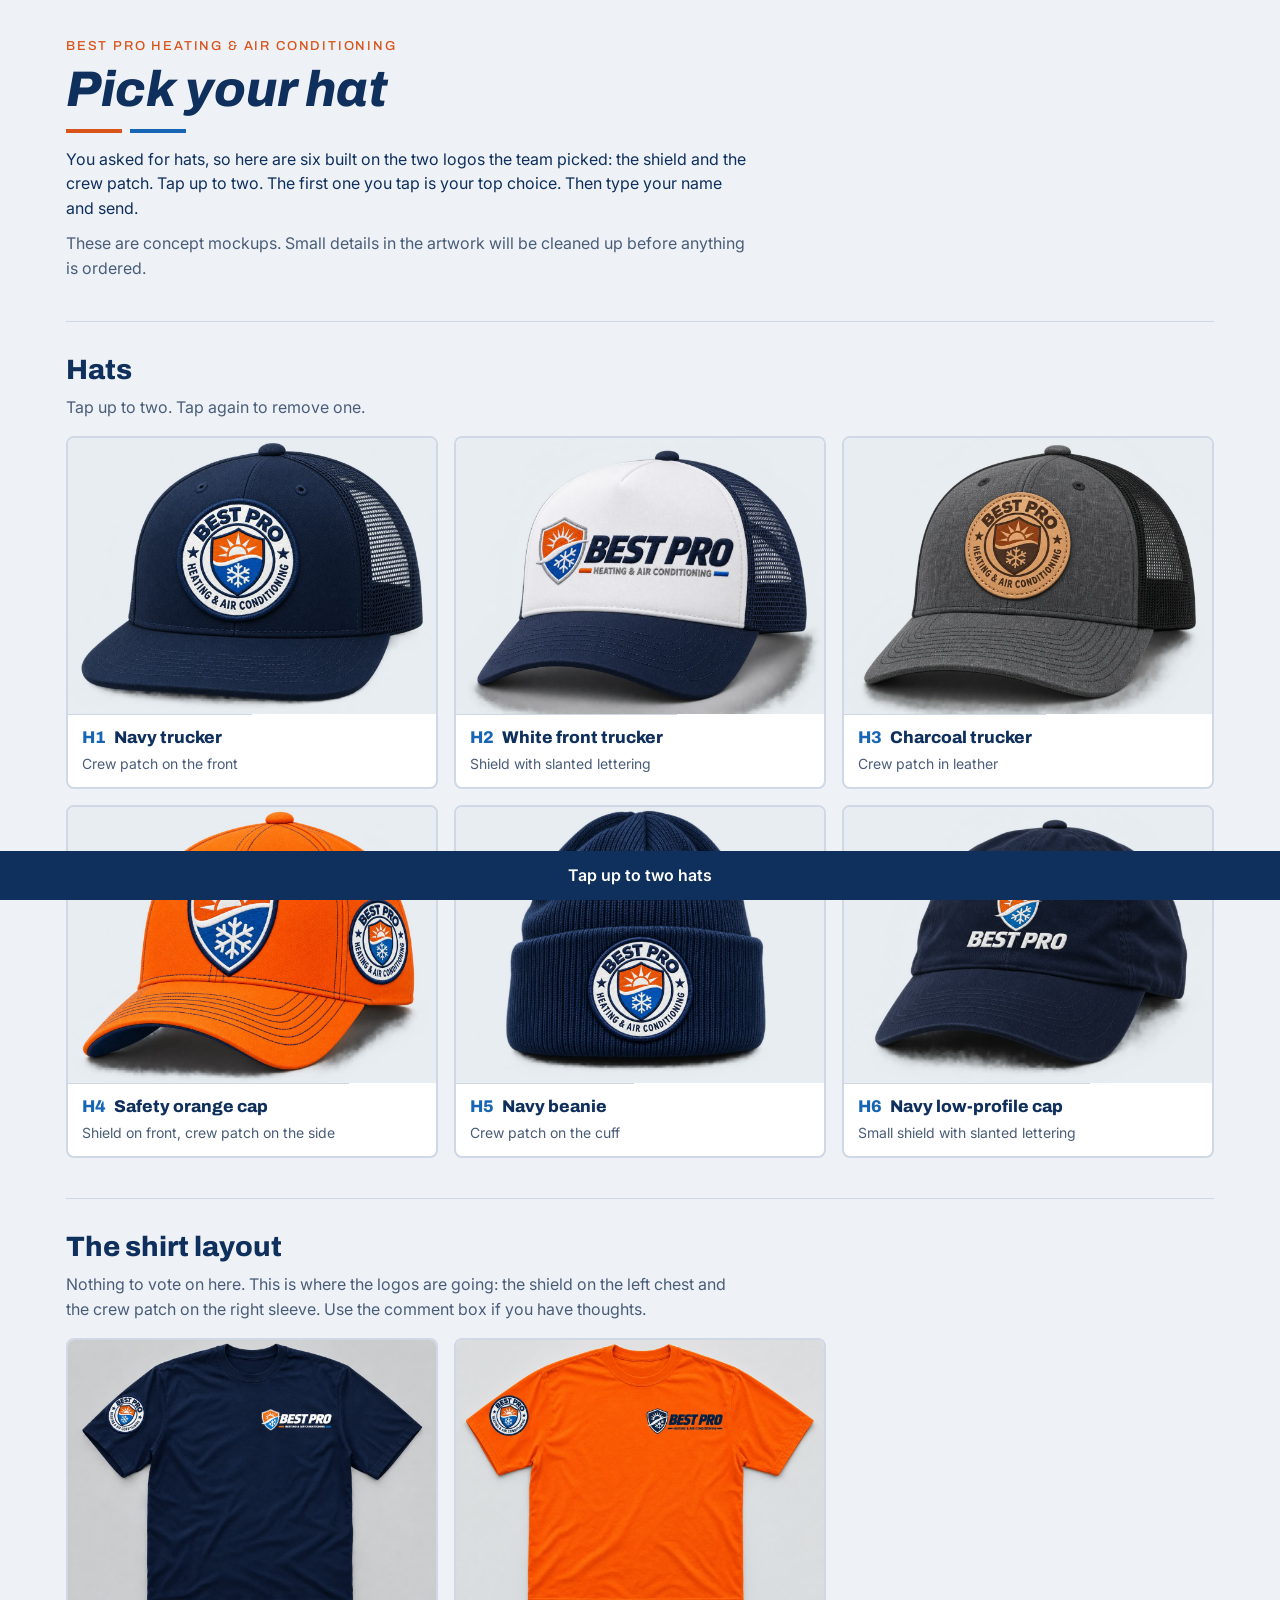
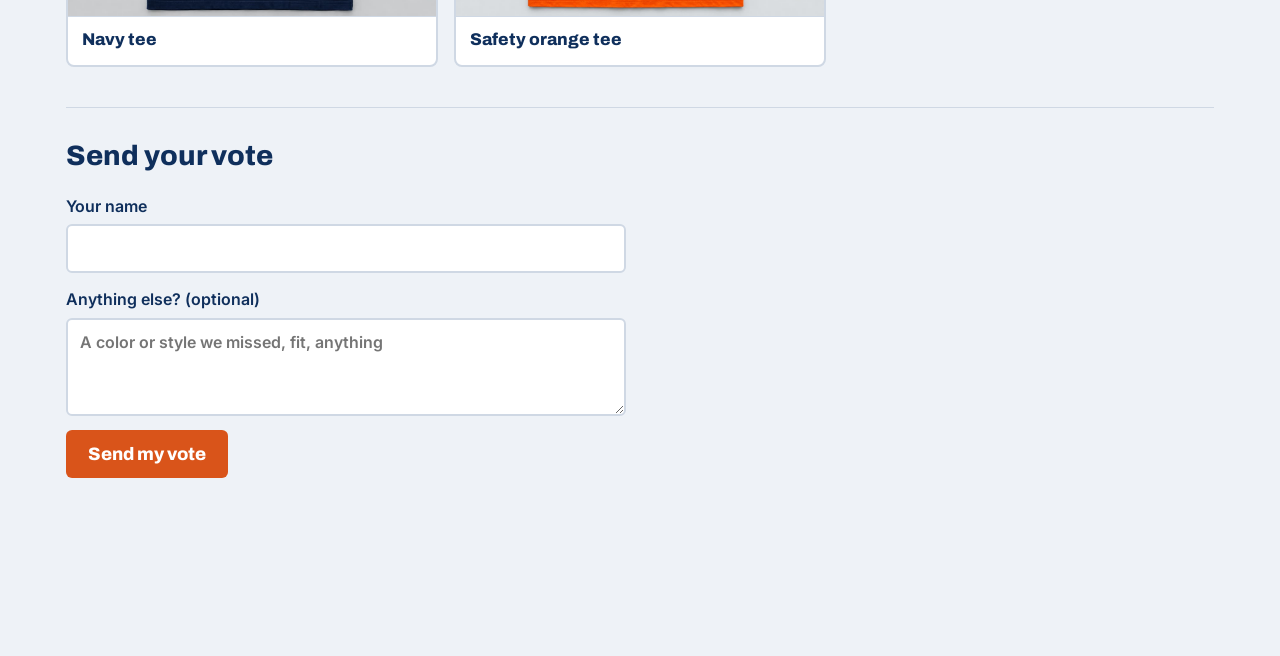
<file: bestpro-logos/hats/index.html>
<!doctype html>
<html lang="en">
<head>
<meta charset="utf-8">
<meta name="viewport" content="width=device-width, initial-scale=1">
<meta name="robots" content="noindex, nofollow">
<title>Best Pro Hat Vote</title>
<link rel="preconnect" href="https://fonts.googleapis.com">
<link rel="stylesheet" href="https://fonts.googleapis.com/css2?family=Archivo:ital,wght@0,500;0,800;1,800&family=Inter:wght@400;600&display=swap">
<style>
:root { --bg:#eef2f7; --fg:#0f2f5c; --muted:#4a5d78; --plate:#fff; --line:#cfd8e4; --orange:#d9541a; --blue:#1766b5; --pick:#f26a21;
  --display:"Archivo","Arial Black",Arial,sans-serif; --body:"Inter",-apple-system,"Segoe UI",Helvetica,Arial,sans-serif; }
* { box-sizing:border-box; }
html, body { overflow-x:hidden; }
body { margin:0; background:var(--bg); color:var(--fg); font-family:var(--body); font-size:16px; line-height:1.55; }
.wrap { max-width:1180px; margin:0 auto; padding:36px 16px 140px; }
.eyebrow { font-family:var(--display); font-weight:500; font-size:13px; letter-spacing:.14em; text-transform:uppercase; color:var(--orange); }
h1 { font-family:var(--display); font-weight:800; font-style:italic; font-size:clamp(30px,5vw,50px); line-height:1.05; margin:8px 0 12px; }
.rules { display:flex; gap:8px; margin-bottom:14px; } .rules i { display:block; height:4px; width:56px; background:var(--orange); } .rules i+i { background:var(--blue); }
p { margin:0 0 10px; max-width:68ch; } .muted { color:var(--muted); }
section { margin-top:40px; padding-top:26px; border-top:1px solid var(--line); }
h2 { font-family:var(--display); font-weight:800; font-size:28px; margin:0 0 4px; }
.grid { display:grid; grid-template-columns:repeat(auto-fill,minmax(min(100%,300px),1fr)); gap:16px; margin-top:16px; }
.card { position:relative; display:flex; flex-direction:column; min-width:0; width:100%; text-align:left; font:inherit; color:inherit; background:var(--plate); border:2px solid var(--line); border-radius:8px; padding:0; overflow:hidden; }
button.card { cursor:pointer; transition:border-color .12s, box-shadow .12s; }
button.card:hover { border-color:#9fb2cc; }
button.card:focus-visible { outline:3px solid var(--blue); outline-offset:2px; }
button.card[aria-pressed="true"] { border-color:var(--pick); box-shadow:0 0 0 3px rgba(242,106,33,.25); }
.card img { display:block; width:100%; aspect-ratio:4/3; object-fit:cover; }
.cap { display:flex; flex-direction:column; gap:2px; padding:10px 14px 12px; border-top:1px solid var(--line); }
.cap b { font-family:var(--display); font-weight:800; font-size:17px; } .cap b span { color:var(--blue); margin-right:8px; }
.cap small { color:var(--muted); font-size:14px; }
.badge { position:absolute; top:10px; left:10px; background:var(--pick); color:#fff; font-family:var(--display); font-weight:800; font-size:13px; letter-spacing:.06em; text-transform:uppercase; padding:4px 10px; border-radius:999px; }
form { display:grid; gap:14px; max-width:560px; margin-top:16px; }
label { display:grid; gap:6px; font-weight:600; }
input, textarea { font:inherit; color:inherit; background:var(--plate); border:2px solid var(--line); border-radius:6px; padding:10px 12px; width:100%; }
input:focus, textarea:focus { outline:3px solid rgba(23,102,181,.35); border-color:var(--blue); }
.send { font-family:var(--display); font-weight:800; font-size:18px; color:#fff; background:var(--orange); border:0; border-radius:6px; padding:14px 22px; cursor:pointer; justify-self:start; }
.send:disabled { opacity:.5; cursor:default; }
.msg { font-weight:600; min-height:1.5em; } .msg.err { color:#b3261e; } .msg.ok { color:#1b7a3d; }
.bar { position:fixed; left:0; right:0; bottom:0; background:var(--fg); color:#fff; padding:12px 16px calc(12px + env(safe-area-inset-bottom,0px)); font-weight:600; text-align:center; }
</style>
</head>
<body>
<div class="wrap">
  <div class="eyebrow">Best Pro Heating &amp; Air Conditioning</div>
  <h1>Pick your hat</h1>
  <div class="rules"><i></i><i></i></div>
  <p>You asked for hats, so here are six built on the two logos the team picked: the shield and the crew patch. Tap up to two. The first one you tap is your top choice. Then type your name and send.</p>
  <p class="muted">These are concept mockups. Small details in the artwork will be cleaned up before anything is ordered.</p>

  <section>
    <h2>Hats</h2>
    <p class="muted">Tap up to two. Tap again to remove one.</p>
    <div class="grid" id="hats">
      <button type="button" class="card" data-id="H1" aria-pressed="false"><img src="img/H1.jpg" alt="Navy trucker hat with the round crew patch on the front"><span class="cap"><b><span>H1</span>Navy trucker</b><small>Crew patch on the front</small></span></button>
      <button type="button" class="card" data-id="H2" aria-pressed="false"><img src="img/H2.jpg" alt="Trucker hat with white front, navy mesh and the shield logo"><span class="cap"><b><span>H2</span>White front trucker</b><small>Shield with slanted lettering</small></span></button>
      <button type="button" class="card" data-id="H3" aria-pressed="false"><img src="img/H3.jpg" alt="Charcoal trucker hat with a leather crew patch"><span class="cap"><b><span>H3</span>Charcoal trucker</b><small>Crew patch in leather</small></span></button>
      <button type="button" class="card" data-id="H4" aria-pressed="false"><img src="img/H4.jpg" alt="Safety orange cap with the shield on front and crew patch on the side"><span class="cap"><b><span>H4</span>Safety orange cap</b><small>Shield on front, crew patch on the side</small></span></button>
      <button type="button" class="card" data-id="H5" aria-pressed="false"><img src="img/H5.jpg" alt="Navy knit beanie with the crew patch on the cuff"><span class="cap"><b><span>H5</span>Navy beanie</b><small>Crew patch on the cuff</small></span></button>
      <button type="button" class="card" data-id="H6" aria-pressed="false"><img src="img/H6.jpg" alt="Navy low-profile cap with a small shield logo"><span class="cap"><b><span>H6</span>Navy low-profile cap</b><small>Small shield with slanted lettering</small></span></button>
    </div>
  </section>

  <section>
    <h2>The shirt layout</h2>
    <p class="muted">Nothing to vote on here. This is where the logos are going: the shield on the left chest and the crew patch on the right sleeve. Use the comment box if you have thoughts.</p>
    <div class="grid">
      <div class="card"><img src="img/S3.jpg" alt="Navy t-shirt with the shield on the left chest and crew patch on the right sleeve"><span class="cap"><b>Navy tee</b></span></div>
      <div class="card"><img src="img/S4.jpg" alt="Safety orange t-shirt with the shield on the left chest and crew patch on the right sleeve"><span class="cap"><b>Safety orange tee</b></span></div>
    </div>
  </section>

  <section>
    <h2>Send your vote</h2>
    <form id="f" novalidate>
      <label for="name">Your name<input id="name" name="name" autocomplete="name" maxlength="60" required></label>
      <label for="comment">Anything else? (optional)<textarea id="comment" name="comment" rows="3" maxlength="1000" placeholder="A color or style we missed, fit, anything"></textarea></label>
      <button class="send" id="send" type="submit">Send my vote</button>
      <div class="msg" id="msg" role="status"></div>
    </form>
  </section>
</div>
<div class="bar" id="bar">Tap up to two hats</div>
<script>
const API = 'https://bestpro-logo-vote.vercel.app/api/hat-vote';
const picks = [];
const cards = [...document.querySelectorAll('#hats .card')];
const bar = document.getElementById('bar'), msg = document.getElementById('msg'), send = document.getElementById('send');
function render() {
  cards.forEach((c) => {
    const i = picks.indexOf(c.dataset.id);
    c.setAttribute('aria-pressed', i >= 0 ? 'true' : 'false');
    let b = c.querySelector('.badge');
    if (i >= 0) { if (!b) { b = document.createElement('span'); b.className = 'badge'; c.append(b); } b.textContent = i === 0 ? 'Top choice' : '2nd choice'; }
    else if (b) b.remove();
  });
  bar.textContent = picks.length ? 'Your picks: ' + picks.join(', then ') : 'Tap up to two hats';
}
cards.forEach((c) => c.addEventListener('click', () => {
  const id = c.dataset.id, i = picks.indexOf(id);
  if (i >= 0) picks.splice(i, 1);
  else if (picks.length < 2) picks.push(id);
  else { msg.className = 'msg err'; msg.textContent = 'You can pick two. Tap one of your picks to remove it first.'; return; }
  msg.textContent = '';
  render();
}));
document.getElementById('f').addEventListener('submit', async (e) => {
  e.preventDefault();
  const name = document.getElementById('name').value.trim();
  if (!picks.length) { msg.className = 'msg err'; msg.textContent = 'Please tap at least one hat.'; return; }
  if (!name) { msg.className = 'msg err'; msg.textContent = 'Please enter your name.'; return; }
  send.disabled = true; msg.className = 'msg'; msg.textContent = 'Sending...';
  try {
    const r = await fetch(API, { method: 'POST', headers: { 'Content-Type': 'application/json' }, body: JSON.stringify({ name, hats: picks, comment: document.getElementById('comment').value }) });
    const j = await r.json().catch(() => ({}));
    if (!r.ok || !j.ok) throw new Error(j.error || 'Could not save your vote. Please try again.');
    msg.className = 'msg ok'; msg.textContent = 'Thank you, ' + name + '. Your vote is in. Voting again under the same name replaces it.';
  } catch (err) { msg.className = 'msg err'; msg.textContent = err.message; }
  send.disabled = false;
});
</script>
</body>
</html>
</file>
<file: site.css>
@font-face { font-family:'Instrument Serif'; src:url('assets/fonts/instrument-serif-regular.woff2') format('woff2'); font-style:normal; font-weight:400; font-display:swap; }
@font-face { font-family:'Instrument Serif'; src:url('assets/fonts/instrument-serif-italic.woff2') format('woff2'); font-style:italic; font-weight:400; font-display:swap; }
@font-face { font-family:Inter; src:url('assets/fonts/inter-variable.woff2') format('woff2'); font-style:normal; font-weight:100 900; font-display:swap; }
:root {
  color-scheme: dark;
  --sans: "Inter", "Helvetica Neue", Arial, sans-serif;
  --serif: "Instrument Serif", "Baskerville", "Times New Roman", serif;
  --mono: "IBM Plex Mono", "SFMono-Regular", Consolas, "Liberation Mono", monospace;
  --ink: #f4f0e9;
  --copper: #ffa16b;
  --bg: #101111;
  --film-header-height: 4.4rem;
}
*, *::after, *::before { box-sizing:border-box; }
body { margin:0; background:var(--bg); color:var(--ink); font:400 1rem/1.5 var(--sans); }
html { scroll-padding-top:4.4rem; }
[hidden] { display:none !important; }
a { color:inherit; }
button, input { font:inherit; }
button, a, input { -webkit-tap-highlight-color:transparent; }
button { cursor:pointer; }
:focus-visible { outline:2px solid var(--copper); outline-offset:.35rem; }
::selection { background:#e9a078; color:#171514; }
.wrap { width:min(90%,87rem); margin-inline:auto; }
.skip { position:fixed; z-index:30; left:1rem; top:.8rem; padding:1rem; background:#fff; color:#111; transform:translateY(-180%); }
.skip:focus { transform:translateY(0); }
.mast { height:4.4rem; position:sticky; top:0; z-index:12; background:rgba(16,17,17,.965); color:var(--ink); border-bottom:1px solid #353330; }
.mast-inner { display:grid; grid-template-columns:1fr auto 1fr; align-items:center; height:100%; }
.wordmark { display:inline-flex; align-items:center; gap:.54rem; font:620 1.36rem/1 var(--sans); letter-spacing:-.065em; text-decoration:none; width:max-content; white-space:nowrap; }
.wordmark img { width:1.86rem; height:1.86rem; }
.wordmark-light { font-weight:390; }
.mast-links { display:flex; gap:clamp(1.3rem,3vw,3.2rem); align-items:center; }
.mast-links a,.mast-contact,.mobile-links a { font-size:.91rem; text-decoration:none; }
.mast-links a { color:#d5d1cb; padding:.6rem 0; }
.mast-links a:hover,.mast-links a:focus-visible { color:var(--copper); }
.mast-contact { justify-self:end; padding:.6rem 1.22rem; border:1px solid #797572; border-radius:3rem; font-weight:500; }
.mast-contact:hover,.mast-contact:focus-visible { border-color:var(--copper); color:var(--copper); }
.mobile-label { display:none; }
.mobile-links { position:absolute; width:100%; top:100%; padding:1rem 5%; gap:1.5rem; background:#161616; border-bottom:1px solid #514a44; }
.menu-trigger { display:none; border:none; background:none; width:2.75rem; height:2.75rem; padding:.6rem; color:inherit; }
.menu-trigger i { display:block; width:100%; border-top:1.5px solid; margin:.36rem 0; }
.opening { position:relative; isolation:isolate; overflow:hidden; display:flex; flex-direction:column; background:radial-gradient(ellipse at 76% 47%,#28241f 0,#1b1917 22%,#111212 50%,#0f1011 80%); }
.opening::before { content:""; position:absolute; inset:0; pointer-events:none; z-index:-1; background:linear-gradient(0deg,rgba(0,0,0,.26),transparent 20%); }
.opening-main { display:flex; align-items:center; position:relative; pointer-events:none; min-height:clamp(33.2rem,calc(91svh - 8rem),54rem); }
.opening-copy { padding-block:2.7rem; width:52%; pointer-events:auto; }
.small-label { margin:0; display:flex; align-items:center; gap:.8rem; color:#f1b38d; font:500 .76rem/1.4 var(--mono); letter-spacing:.12em; text-transform:uppercase; }
.copper-rule { width:2.35rem; height:1px; background:var(--copper); }
.opening h1,.closing h2 { font-size:clamp(5rem,7.9vw,9.4rem); line-height:.93; font-weight:440; letter-spacing:-.08em; margin:1.6rem 0 1.4rem; }
.opening h1 em,.closing h2 em { display:inline-block; font-weight:400; font-family:var(--serif); letter-spacing:-.045em; word-spacing:.025em; line-height:.99; }
.opening h1 em { color:#f4dfc9; white-space:nowrap; }
.opening-deck { margin:0; color:#c9c6c2; font-size:clamp(1.02rem,1.32vw,1.25rem); line-height:1.54; max-width:37ch; }
.opening-actions { display:flex; align-items:center; flex-wrap:wrap; gap:1.7rem; margin-top:2.15rem; }
.btn { display:inline-flex; align-items:center; justify-content:center; min-height:3.0rem; text-decoration:none; border-radius:2rem; padding:.83rem 1.42rem; font-size:.97rem; font-weight:550; line-height:1.25; }
.light-btn { color:#1b1a18; background:#f2ede5; transition:background .2s,transform .2s; }
.light-btn:hover,.light-btn:focus-visible { background:#ffd7ba; transform:translateY(-1px); }
.film-entry { display:inline-flex; align-items:center; gap:.6rem; text-decoration:none; font-size:.92rem; padding:.5rem 0; }
.film-entry:hover { color:var(--copper); }
.play-mark { display:inline-block; width:0; height:0; border-top:.28rem solid transparent; border-bottom:.28rem solid transparent; border-left:.45rem solid currentColor; }
.film-entry .play-mark { color:var(--copper); }
.watch-well { position:absolute; z-index:-1; width:min(99vw,105rem); height:max(100%,39rem); left:calc(72% - min(99vw,105rem) * .51); top:50%; transform:translateY(-49%); mix-blend-mode:screen; pointer-events:none; }
.watch-well img,.watch-well video { position:absolute; inset:0; width:100%; height:100%; object-fit:cover; object-position:50% 50%; }
.watch-video { opacity:0; }
.watch-video.ready { opacity:1; }
.hero-foot { display:flex; align-items:center; justify-content:space-between; min-height:4.65rem; border-top:1px solid #48413a; position:relative; gap:1rem; }
.scroll-cue { display:flex; align-items:center; gap:.7rem; text-decoration:none; color:#d4d0c8; font:400 .77rem var(--mono); }
.scroll-cue>span { display:block; width:.8rem; height:1.25rem; border:1px solid #cba68d; border-radius:1rem; position:relative; }
.scroll-cue>span::after { content:""; position:absolute; top:.21rem; left:50%; height:.24rem; border-left:1px solid #ffc59c; }
.watch-tools { display:flex; align-items:center; gap:.65rem; color:#d3ccc5; font:400 .75rem/1.3 var(--mono); }
.watch-play { background:none; border:1px solid #6a6158; border-radius:50%; color:var(--copper); width:2.35rem; height:2.35rem; display:grid; place-items:center; }
.watch-play .play-mark { margin-left:.12rem; }
.watch-play.playing .play-mark { height:.65rem; width:.52rem; border:0; border-inline:2px solid; margin:0; }
.watch-tools input { width:clamp(5rem,9vw,10rem); accent-color:#dba47e; cursor:pointer; }
.watch-time { min-width:5.3rem; color:#bfb5ae; font-variant-numeric:tabular-nums; }
.closing { isolation:isolate; position:relative; min-height:clamp(33rem,51vw,48rem); display:grid; align-items:center; background:#26241f; overflow:hidden; }
.closing-image { position:absolute; inset:0; z-index:-2; width:100%; height:100%; object-fit:cover; object-position:56% 52%; }
.closing::before { content:""; position:absolute; z-index:-1; inset:0; background:linear-gradient(90deg,rgba(9,13,15,.94),rgba(12,14,15,.82) 27%,rgba(12,14,15,.18) 61%,rgba(12,14,15,.03)); }
.closing-content { padding-block:5rem; }
.closing h2 { font-size:clamp(3.2rem,5.7vw,6.7rem); max-width:15ch; }
.closing-content>p:not(.small-label) { max-width:37ch; color:#ede7df; font-size:1.07rem; line-height:1.6; margin:0 0 1.65rem; }
.contact-address { display:block; color:#d7d0c8; margin-top:.85rem; font:400 .8rem/1.5 var(--mono); }
.foot-inner { display:flex; justify-content:space-between; gap:1.3rem; align-items:center; min-height:6rem; }
.foot-inner>a:last-child,.foot-inner>span { font-size:.84rem; color:#c6c0b9; }
.foot-inner>a:last-child { text-underline-offset:.24em; }
@media (min-width:1700px) { .watch-well { left:calc(50% - 27rem); } }
@media (max-width:900px) and (min-width:701px) { .opening h1 { font-size:8.6vw; } .watch-well { left:22%; } .opening-deck { max-width:29ch; } }
@media (max-width:700px) {
  :root { --film-header-height:3.7rem; }
  html { scroll-padding-top:3.7rem; }
  .mast { height:3.7rem; }
  .mast-inner { display:flex; gap:.55rem; }
  .mast-links { display:none; }
  .mast-contact { margin-left:auto; padding:.46rem .8rem; }
  .desktop-label { display:none; } .mobile-label { display:inline; }
  .menu-trigger:not([hidden]) { display:block; }
  .mobile-links:not([hidden]) { display:flex; }
  .wordmark { font-size:1.22rem; } .wordmark img { width:1.6rem; height:1.6rem; }
  .opening { background:radial-gradient(ellipse at 72% 19%,#29211c,#161515 42%,#101111 68%); }
  .opening-main { min-height:0; }
  .opening-copy { width:100%; padding:clamp(12rem,44vw,18.8rem) 0 1.9rem; }
  .opening h1 { font-size:clamp(3.85rem,11.25vw,5.6rem); margin:1.2rem 0 1rem; }
  .opening h1 br { display:none; }
  .opening h1 em::before { content:" "; white-space:pre; }
  .opening h1 em { white-space:normal; }
  .opening-deck { max-width:38ch; font-size:1rem; line-height:1.48; }
  .opening-actions { margin-top:1.35rem; gap:1.1rem; }
  .watch-well { left:0; top:-4%; width:100%; height:clamp(16.5rem,68vw,25.4rem); transform:none; }
  .watch-well img,.watch-well video { object-fit:cover; transform:scale(1.1); }
  .small-label { font-size:.72rem; }
  .hero-foot { flex-wrap:wrap; padding:.7rem 0; min-height:3.6rem; gap:.4rem; }
  .watch-tools { gap:.4rem; }
  .watch-tools input { width:3.8rem; }
  .watch-time { display:none; }
  .watch-play { width:2rem; height:2rem; }
  .scroll-cue { font-size:.72rem; gap:.45rem; }
  .closing { display:block; background:#141717; min-height:0; }
  .closing-image { position:relative; z-index:-2; display:block; width:100%; height:auto; aspect-ratio:16/9; object-fit:cover; object-position:center; }
  .closing::before { inset:0 0 auto; aspect-ratio:16/9; background:linear-gradient(0deg,#141717 0%,rgba(20,23,23,.12) 23%,transparent 44%); }
  .closing-content { padding:1.5rem 0 3rem; }
  .closing h2 { margin-top:1.3rem; }
  .foot-inner { min-height:6.7rem; flex-wrap:wrap; gap:.6rem 1rem; padding-block:1.3rem; } .foot-inner .wordmark { flex-basis:100%; }
}
@media (prefers-reduced-motion: reduce) { *,*::before,*::after { scroll-behavior:auto !important; } .light-btn { transition:none; } }
:root { --copper:#e8b95c; --bg:#0e1220; }
.mast { background:rgba(12,16,29,.97); border-color:#343745; }
.wordmark { gap:.43rem; letter-spacing:-.052em; }
.wordmark img { width:2.1rem; height:1.6rem; }
.wordmark-light { font-weight:410; }
.mast-links { gap:clamp(1.1rem,2.15vw,2.5rem); }
.opening { background:radial-gradient(ellipse at 74% 49%,#242325 0,#161923 34%,#0e111a 66%,#0b0f18 90%); }
.small-label { color:#ebc57f; }
.opening h1 em { color:#f4e3c9; }
.page-foot { background:#0d1220; }
.operators { background:#121e47; color:#f7f3e9; padding:clamp(4.4rem,8vw,9rem) 0; }
.operator-grid { display:grid; grid-template-columns:1fr 1fr; gap:clamp(2rem,8vw,8rem); align-items:center; }
.operator-copy h2 { font:440 clamp(3.5rem,5.9vw,6.9rem)/.99 var(--sans); letter-spacing:-.07em; margin:1.3rem 0; }
.operator-copy h2 em { font:italic 400 1.12em/.95 var(--serif); letter-spacing:-.045em; color:#f2d9a9; }
.operator-copy>p:not(.small-label) { color:#d2d8e4; max-width:42ch; font-size:1.06rem; line-height:1.6; margin:0 0 1.45rem; }
.brief-preview { text-decoration:none; padding:clamp(1.3rem,3.2vw,3.2rem); border:1px solid #586384; background:linear-gradient(135deg,#24325b,#19264a); display:block; border-top:3px solid var(--copper); }
.brief-preview:hover { border-color:#dabc83; }
.brief-mast,.brief-row { display:flex; align-items:center; justify-content:space-between; gap:1rem; }
.brief-mast { font-size:clamp(1.5rem,2.3vw,2.4rem); letter-spacing:-.045em; }
.brief-mast span:last-child,.brief-kicker { font:500 .78rem var(--mono); color:#eed09a; letter-spacing:.06em; }
.brief-kicker { color:#c4cadb; margin:.45rem 0 1.5rem; }
.brief-row { padding:.8rem 0; border-top:1px solid #465474; }
.brief-row b,.brief-row span { display:block; }.brief-row b { font-size:1.02rem; }
.brief-row span { font-size:.94rem; color:#c7cfdf; }
.brief-row strong { font-weight:450; font-size:2.2rem; font-variant-numeric:tabular-nums; }
.brief-link { display:inline-block; margin-top:1rem; color:#f1d29d; text-underline-offset:.26em; text-decoration:underline; }
@media (min-width:701px) and (max-width:960px) {
  .mast-inner { display:flex; gap:1rem; }
  .mast-links { display:none; }
  .mast-contact { margin-left:auto; }
  .menu-trigger:not([hidden]) { display:block; }
  .mobile-links:not([hidden]) { display:flex; }
}
@media (max-width:960px) {
 .mobile-links:not([hidden]) { display:grid; grid-template-columns:repeat(2,minmax(0,1fr)); gap:.1rem 1rem; background:#12192b; }
 .mobile-links a { padding:.6rem 0; }
}
@media (max-width:700px) { .operator-grid { grid-template-columns:minmax(0,1fr); } }

/* lead form */
.contact-address a { color:inherit; }
.lead-form { margin-top:0; padding:clamp(1.3rem,2.4vw,2.2rem); background:rgba(11,15,24,.9); border:1px solid #3a4560; border-top:3px solid var(--copper); backdrop-filter:blur(10px); }
.lead-form h3 { margin:0; font:400 clamp(1.7rem,2.3vw,2.4rem)/1.05 var(--serif); letter-spacing:-.03em; }
.lead-form-note { margin:.5rem 0 1.1rem; color:#c9c3ba; font-size:.9rem; }
.lead-grid { display:grid; grid-template-columns:repeat(2,minmax(0,1fr)); gap:.9rem 1rem; margin-bottom:1.2rem; }
.lead-grid label { display:grid; gap:.35rem; color:#d7d0c8; font:500 .74rem/1.3 var(--mono); letter-spacing:.08em; text-transform:uppercase; }
.lead-wide { grid-column:1/-1; }
.lead-grid input,.lead-grid select,.lead-grid textarea { width:100%; box-sizing:border-box; min-height:2.9rem; padding:.65rem .75rem; border:1px solid #4a5674; border-radius:3px; background:#0d1220; color:var(--ink); font:400 1rem/1.4 var(--sans); letter-spacing:normal; text-transform:none; }
.lead-grid textarea { resize:vertical; }
.lead-grid input:focus-visible,.lead-grid select:focus-visible,.lead-grid textarea:focus-visible { outline:2px solid var(--copper); outline-offset:1px; border-color:var(--copper); }
.lead-grid [aria-invalid="true"] { border-color:#ff8f7a; }
.lead-trap { position:absolute !important; left:-200vw; width:1px; height:1px; overflow:hidden; }
.lead-form button { border:0; cursor:pointer; font-family:inherit; }
.lead-form button[disabled] { opacity:.6; cursor:progress; }
.lead-status { margin:.9rem 0 0; min-height:1.4em; font-size:.98rem; color:#ffd7ba; }
.lead-form[data-sent] .lead-grid,.lead-form[data-sent] button,.lead-form[data-sent] .lead-form-note { display:none; }
.lead-form[data-sent] .lead-status { color:#9be7b9; font-size:1.15rem; }
@media (min-width:961px) {
  .closing { grid-template-columns:minmax(0,1fr) minmax(0,1fr); align-items:center; padding-block:4rem; }
  .closing .closing-content { width:auto; margin:0 0 0 max(clamp(20px,4.5vw,80px), calc((100vw - 1296px) / 2)); padding-block:1rem; }
  .closing .lead-form { width:auto; margin:0 max(clamp(20px,4.5vw,80px), calc((100vw - 1296px) / 2)) 0 2rem; }
}
@media (max-width:960px) { .lead-form { margin-bottom:3rem; } }
@media (max-width:520px) { .lead-grid { grid-template-columns:1fr; } }
</file>
<file: film.css>
.cp-film {
  --film-paper: #f1f4fa;
  --film-muted: #c1cad8;
  --film-gold: #f5c66d;
  --film-nav-offset: var(--film-header-height, 0px);
  background: #111721;
  color: var(--film-paper);
  scroll-margin-top: var(--film-nav-offset);
}
.cp-film [hidden] { display: none !important; }
.cp-film .wrap { width: min(1296px, calc(100% - clamp(40px, 9vw, 160px))); margin-inline: auto; }
.cp-film .cp-film-intro {
  display: grid; grid-template-columns: minmax(0, 1fr) minmax(185px, .38fr);
  align-items: center; gap: clamp(2rem, 8vw, 10rem);
  padding-block: clamp(60px, 8vw, 128px) clamp(45px, 6vw, 86px);
}
.cp-film-label, .cp-film-mark figcaption {
  font: 500 11px/1.4 var(--mono, ui-monospace, monospace); letter-spacing: .13em; text-transform: uppercase;
}
.cp-film .cp-film-label { color: var(--film-gold); margin: 0 0 18px; }
.cp-film .cp-film-lead h2 {
  font: 400 clamp(3.5rem, 6.7vw, 7.4rem)/.97 var(--serif, Georgia, serif);
  letter-spacing: -.057em; margin: 0; color: var(--film-paper);
}
.cp-film .cp-film-lead h2 em { font-weight: inherit; color: var(--film-gold); }
.cp-film .cp-film-deck { color: var(--film-muted); font: 400 clamp(15px, 1.3vw, 19px)/1.58 var(--sans, Arial, sans-serif); max-width: 37em; margin: 22px 0 0; }
.cp-film-intro-links { display: flex; flex-wrap: wrap; gap: 24px; margin-top: 19px; }
.cp-film .cp-film-link, .cp-film-mark button {
  appearance: none; border: 0; border-radius: 0; padding: 0; background: none; color: var(--film-paper);
  cursor: pointer; text-decoration-line: underline; text-decoration-thickness: 1px; text-underline-offset: 5px;
  text-decoration-color: #67789c; font: 500 13px/1.6 var(--sans, Arial, sans-serif);
}
.cp-film .cp-film-link:hover, .cp-film-mark button:hover { color: #ffe0a1; }
.cp-film :focus-visible { outline: 2px solid #ffd877; outline-offset: 3px; }
.cp-film-mark { display: block; margin: 0; align-self: center; width: 100%; }
.cp-film-mark.cp-signal-available { display: block; }
.cp-film-orbit { position: relative; height: clamp(130px, 16.5vw, 235px); }
.cp-film-orbit canvas, .cp-film-orbit svg { position: absolute; width: 100%; height: 100%; inset: 0; }
.cp-film-mark figcaption { display: flex; align-items: center; justify-content: space-between; gap: 8px; padding: 12px 0; border-top: 1px solid #4b5a70; color: var(--film-muted); font-size: 10px; }
.cp-film-mark button { font-size: 12px; text-transform: none; letter-spacing: normal; }
#film-end { scroll-margin-top: var(--film-nav-offset); }
@media (max-width: 420px) { .cp-film-mark { max-width: 230px; } .cp-film-orbit { height: 106px; } }
@media print { .cp-film .cp-film-mark, .cp-film-intro-links { display: none !important; } }

.cp-film-orbit { touch-action: pan-y; }
.cp-film-orbit canvas { cursor: grab; }
.cp-film-orbit canvas:active { cursor: grabbing; }
.cp-film-orbit svg { overflow: visible; }
.cp-film-mark figcaption { min-height: 44px; }
.cp-film-mark input { width: min(7rem, 35%); accent-color: var(--film-gold); margin: 0; }
.cp-film-mark input:disabled { display: none; }
.cp-film-mark button { min-height: 44px; font-size: .8rem; }
.cp-film-mark label { color: var(--film-muted); font-size: .75rem; letter-spacing: .045em; }
.cp-film .cp-film-intro { grid-template-columns: minmax(0, 1fr) minmax(230px, .44fr); }
.cp-film-deck { text-wrap: pretty; }
@media (max-width: 720px) {
  .cp-film .cp-film-intro { grid-template-columns: minmax(0, 1fr); }
  .cp-film-mark { max-width: 300px; justify-self: start; }
  .cp-film-mark figcaption { padding-block: 0; }
}
</file>
<file: day.css>
/* "The same day, twice" scroll film. Without script, or in stills mode, the scenes
   read as an illustrated list. In scroll mode each scene travels up and off like a page
   section while the next rises from below, the two pulling apart into framed cards. */
.day-track { background: #0a0f1a; position: relative; }
.day-stage { position: relative; }
.day-scenes { display: grid; grid-template-columns: repeat(2, minmax(0, 1fr)); gap: 48px clamp(20px, 4vw, 64px); width: min(1296px, calc(100% - clamp(40px, 9vw, 160px))); margin-inline: auto; padding-block: clamp(36px, 6vw, 82px); }
.day-scene { min-width: 0; position: relative; }
.day-scene[data-turn] { grid-column: 1 / -1; border-top: 1px solid #f5c66d; padding-top: 48px; }
.day-media { position: relative; aspect-ratio: 16 / 9; overflow: hidden; background: #0b1018; }
.day-media img, .day-media video { position: absolute; inset: 0; width: 100%; height: 100%; display: block; object-fit: cover; object-position: var(--focus, 50%) 45%; }
.day-media video { opacity: 0; transition: opacity .25s linear; }
.day-scene[data-video-ready] .day-media video { opacity: 1; }
.day-scene .day-caption.wrap { width: auto; margin: 0; padding: 18px 0 0; }
.day-time { margin: 0 0 9px; color: var(--film-gold); font: 500 11px/1.4 var(--mono, ui-monospace, monospace); letter-spacing: .13em; text-transform: uppercase; }
.day-time span { margin: 0 .6em; opacity: .65; }
.day-caption h3 { margin: 0; font: 400 clamp(28px, 3vw, 46px)/1.04 var(--serif, Georgia, serif); letter-spacing: -.04em; color: var(--film-paper); text-wrap: balance; }
.day-caption h3 em { color: var(--film-gold); font-weight: inherit; }
.day-caption p:not(.day-time) { margin: 10px 0 0; max-width: 44ch; color: var(--film-muted); font: 400 clamp(15px, 1.15vw, 18px)/1.46 var(--sans, Arial, sans-serif); text-wrap: pretty; }
.day-cta { display: inline-block; margin-top: 20px; padding: .85rem 1.3rem; background: var(--film-gold); color: #10131c; font: 600 .95rem/1 var(--sans, Arial, sans-serif); text-decoration: none; border-radius: 2px; }
.day-cta:hover { background: #ffe0a1; }
.day-fx, .day-hud, .day-rail, .day-scroll-only { display: none; }

/* ---------- scroll mode ---------- */
.cp-film[data-mode="scroll"] .day-track { height: calc(var(--day-count, 16) * 118svh); }
.cp-film[data-mode="scroll"] .day-stage { position: sticky; top: var(--film-nav-offset); height: calc(100svh - var(--film-nav-offset)); overflow: hidden; isolation: isolate; background: #05080f; }
.cp-film[data-mode="scroll"] .day-scenes { display: block; width: auto; padding: 0; margin: 0; position: absolute; inset: 0; }
.cp-film[data-mode="scroll"] .day-scene { position: absolute; inset: 0; visibility: hidden; border: 0; padding: 0; will-change: transform; background: #0a0f1a; overflow: hidden; border-radius: var(--r, 0px); box-shadow: 0 30px 90px rgba(0, 0, 0, .7), 0 0 0 1px rgba(245, 198, 109, var(--ring, 0)); }
.cp-film[data-mode="scroll"] .day-scene[data-on] { visibility: visible; }
.cp-film[data-mode="scroll"] .day-media { position: absolute; inset: 0; aspect-ratio: auto; }
.cp-film[data-mode="scroll"] .day-media::after { content: ''; position: absolute; inset: 0; background: linear-gradient(180deg, rgba(6, 9, 16, .42), transparent 18%, transparent 52%, rgba(6, 9, 16, .55) 74%, rgba(6, 9, 16, .92) 100%), linear-gradient(80deg, rgba(6, 9, 16, .3), transparent 48%); }
.cp-film[data-mode="scroll"] .day-scene .day-caption.wrap { position: absolute; left: 0; right: 0; bottom: clamp(58px, 9svh, 96px); width: min(1296px, calc(100% - clamp(40px, 9vw, 160px))); margin-inline: auto; padding: 0; opacity: var(--cap, 1); transform: translateY(calc((1 - var(--cap, 1)) * 22px)); }
.cp-film[data-mode="scroll"] .day-time { color: #f7cc71; font-size: 12px; }
.cp-film[data-mode="scroll"] .day-caption h3 { font-size: clamp(2.6rem, 5.4vw, 6.4rem); max-width: 15ch; line-height: .98; letter-spacing: -.032em; text-shadow: 0 2px 30px rgba(0,0,0,.55); }
.cp-film[data-mode="scroll"] .day-caption p:not(.day-time) { color: #edf1f7; font-size: clamp(16px, 1.3vw, 21px); margin-top: 16px; }
.cp-film[data-mode="scroll"] .day-plain { display: none; }
.cp-film[data-mode="scroll"] .day-scroll-only { display: block; }
.cp-film[data-mode="scroll"] .day-scene[data-turn] .day-caption h3 { max-width: 18ch; }

/* heads-up layer: counter, clock, progress rail */
.cp-film[data-mode="scroll"] .day-hud { display: flex; position: absolute; z-index: 40; top: max(18px, 3svh); left: 0; right: 0; justify-content: space-between; align-items: flex-start; gap: 16px; pointer-events: none; color: #f4f5fa; font: 500 11px/1.4 var(--mono, ui-monospace, monospace); letter-spacing: .13em; text-transform: uppercase; }
.day-hud-left { display: flex; flex-wrap: wrap; align-items: center; gap: 8px 22px; pointer-events: auto; }
.day-hud-left span[aria-hidden] { margin: 0 .6em; opacity: .65; }
.day-hud .cp-film-link { color: #f4f5fa; text-decoration-color: #c0cadb; text-transform: none; letter-spacing: normal; min-height: 44px; }
.day-clock { display: grid; justify-items: center; gap: 8px; --clock: #cfd9ea; color: var(--clock); transition: color .6s linear; }
.day-stage[data-day="2"] .day-clock { --clock: #f5c66d; }
.day-clock svg { width: clamp(84px, 9vw, 132px); height: auto; overflow: visible; filter: drop-shadow(0 6px 18px rgba(0, 0, 0, .6)); }
.day-clock-rim { fill: rgba(8, 12, 22, .62); stroke: var(--clock); stroke-width: 2.2; transition: stroke .6s linear; }
.day-clock-ticks line { stroke: var(--clock); stroke-width: 1.4; stroke-linecap: round; opacity: .75; }
.day-clock-hour, .day-clock-min { stroke: #fff; stroke-linecap: round; transform-origin: 50px 50px; }
.day-clock-hour { stroke-width: 3.6; }
.day-clock-min { stroke-width: 2.2; }
.day-clock-pin { fill: var(--clock); }
.day-clock-read { font: 500 clamp(13px, 1.25vw, 17px)/1 var(--mono, ui-monospace, monospace); letter-spacing: .1em; font-variant-numeric: tabular-nums; }
.day-stage[data-rewind] .day-clock-read { color: #ffe0a1; }

.cp-film[data-mode="scroll"] .day-rail { display: block; position: absolute; z-index: 40; left: 0; right: 0; bottom: 0; height: 34px; pointer-events: none; font: 500 10px/1 var(--mono, ui-monospace, monospace); letter-spacing: .13em; text-transform: uppercase; color: #9aa7bd; }
.day-rail span { position: absolute; bottom: 14px; }
.day-rail-a { left: clamp(20px, 4.5vw, 80px); }
.day-rail-b { left: calc(50% + 14px); }
.day-stage[data-day="1"] .day-rail-a, .day-stage[data-day="2"] .day-rail-b { color: #f7cc71; }
.day-rail::before { content: ''; position: absolute; left: 0; right: 0; bottom: 0; height: 3px; background: #26324a; }
.day-rail::after { content: ''; position: absolute; left: 50%; bottom: 0; width: 1px; height: 12px; background: #f7cc71; }
.day-rail i { position: absolute; left: 0; right: 0; bottom: 0; height: 3px; background: linear-gradient(90deg, #6d8fd6, #f5c66d); transform: scaleX(var(--fill, 0)); transform-origin: left; z-index: 1; }

/* overlays that carry the readable writing */
.cp-film[data-mode="scroll"] .day-fx { display: block; position: absolute; z-index: 5; opacity: var(--fx, 0); pointer-events: none; }
.day-letter { left: 50%; top: 44%; width: min(560px, 78vw); padding: clamp(26px, 3.4vw, 46px) clamp(26px, 3.6vw, 52px); background: linear-gradient(170deg, #fbf5e6, #efe5cd); color: #2a2418; box-shadow: 0 30px 80px rgba(0, 0, 0, .65), 0 2px 0 rgba(255, 255, 255, .6) inset; transform: translate(-50%, -50%) rotate(calc(-5deg + var(--fx, 0) * 3.5deg)) scale(calc(.82 + var(--fx, 0) * .18)); }
.day-letter p { margin: 0; }
.day-letter-head { font: 500 10px/1.4 var(--mono, ui-monospace, monospace); letter-spacing: .2em; text-transform: uppercase; color: #8a7a55; padding-bottom: 14px; border-bottom: 1px solid #cdbf9c; }
.day-letter-body { font: italic 400 clamp(22px, 2.5vw, 34px)/1.28 var(--serif, Georgia, serif); padding-top: 20px; }
.day-letter-body strong { font-weight: 400; color: #1d4fb8; text-decoration: underline; text-decoration-thickness: 1px; text-underline-offset: 4px; }
.day-letter-sign { font: italic 400 clamp(26px, 2.8vw, 38px)/1 var(--serif, Georgia, serif); text-align: right; padding-top: 18px; }

.day-agent-btn { display: inline-block; padding: 13px 18px; border-radius: 3px; background: #f5c66d; color: #10131c; font: 600 14px/1 var(--sans, Arial, sans-serif); transition: background .2s, transform .12s; }
[data-done] { display: none; }
.day-scene[data-clicked] [data-idle] { display: none; }
.day-scene[data-clicked] [data-done] { display: inline; }
.day-scene[data-clicked] .day-agent-btn { background: #7fe0a7; }
.day-scene[data-pressing] .day-agent-btn { transform: scale(.96); }
.day-toast { left: clamp(20px, 4.5vw, 80px); top: 15%; width: min(400px, 84vw); padding: clamp(18px, 2vw, 26px); border-radius: 12px; background: rgba(12, 18, 34, .93); border: 1px solid #3a4a6d; border-left: 3px solid #7fe0a7; box-shadow: 0 30px 80px rgba(0, 0, 0, .7); color: #eef2fa; transform: translateY(calc((1 - var(--fx, 0)) * 26px)); backdrop-filter: blur(8px); }
.day-toast p { margin: 0; }
.day-toast-head { display: flex; align-items: center; gap: 10px; color: #f5c66d; font: 500 11px/1 var(--mono, ui-monospace, monospace); letter-spacing: .14em; text-transform: uppercase; }
.day-toast-title { padding-top: 14px; font: 400 clamp(28px, 2.6vw, 38px)/1.05 var(--serif, Georgia, serif); letter-spacing: -.03em; }
.day-toast-text { padding-top: 8px; color: #c6d0e4; font: 400 clamp(14px, 1.15vw, 17px)/1.45 var(--sans, Arial, sans-serif); }

.day-agent { left: clamp(20px, 4.5vw, 80px); top: 15%; width: min(480px, 84vw); padding: clamp(20px, 2.4vw, 30px); border-radius: 12px; background: rgba(12, 18, 34, .93); border: 1px solid #3a4a6d; box-shadow: 0 30px 80px rgba(0, 0, 0, .7); color: #eef2fa; transform: translateY(calc((1 - var(--fx, 0)) * 26px)); backdrop-filter: blur(8px); }
.day-agent p { margin: 0; }
.day-agent-head { display: flex; align-items: center; gap: 10px; color: #f5c66d; font: 500 11px/1 var(--mono, ui-monospace, monospace); letter-spacing: .14em; text-transform: uppercase; }
.day-agent-text { min-height: 6.6em; padding: 16px 0 14px; font: 400 clamp(16px, 1.35vw, 19px)/1.5 var(--sans, Arial, sans-serif); }
.day-agent-text::after { content: ''; display: inline-block; width: 2px; height: 1.05em; margin-left: 2px; vertical-align: -.15em; background: #f5c66d; animation: day-blink 1s steps(1) infinite; }
.day-agent-file { display: inline-flex; align-items: center; gap: 8px; margin: 0 14px 0 0 !important; padding: 10px 12px; border: 1px solid #3a4a6d; border-radius: 6px; font: 500 13px/1 var(--sans, Arial, sans-serif); color: #c6d0e4; opacity: var(--file, 0); }
.day-agent-file::before { content: ''; width: 12px; height: 14px; background: #3fae6f; border-radius: 2px; }
.day-agent-btn { opacity: var(--file, 0); }
@keyframes day-blink { 50% { opacity: 0; } }

@media (max-width: 720px), (max-aspect-ratio: 1/1) {
  .day-scenes { grid-template-columns: 1fr; }
  .cp-film[data-mode="scroll"] .day-scene { display: grid; grid-template-rows: minmax(0, 1fr) auto; background: #0a0f1a; }
  .cp-film[data-mode="scroll"] .day-media { position: relative; inset: auto; }
  .cp-film[data-mode="scroll"] .day-media::after { background: linear-gradient(180deg, rgba(6, 9, 16, .6), transparent 30%, transparent 72%, #0a0f1a 100%); }
  .cp-film[data-mode="scroll"] .day-scene .day-caption.wrap { position: relative; bottom: auto; width: calc(100% - 40px); padding: 14px 0 54px; min-height: 12.5rem; }
  .cp-film[data-mode="scroll"] .day-caption h3 { font-size: clamp(2rem, 8.4vw, 3.2rem); }
  .cp-film[data-mode="scroll"] .day-caption p:not(.day-time) { font-size: 15px; margin-top: 10px; }
  .day-hud-left { flex-direction: column; align-items: flex-start; gap: 0; font-size: 10px; }
  .day-clock svg { width: 72px; }
  .day-letter { top: 34%; }
  .day-toast, .day-agent { right: 20px; left: 20px; width: auto; top: 152px; }
  .day-agent-text { font-size: 14px; min-height: 7.6em; }
  .day-rail-b { left: calc(50% + 8px); }
  .day-rail span { font-size: 9px; letter-spacing: .08em; }
}
@media print {
  .cp-film .day-track, .cp-film .day-stage { position: static !important; height: auto !important; }
  .cp-film .day-scene { position: static !important; visibility: visible !important; transform: none !important; break-inside: avoid; }
  .day-hud, .day-rail, .day-fx { display: none !important; }
}
</file>
<file: industries.css>
/* Industries: a half clock that turns through the eight businesses, then a strip of
   image cards that slides left, each opening a timecard. Without script the cards are
   a sideways-scrolling list with the timecard details underneath each one. */
.ind { --ind-ink:#f1f4fa; --ind-muted:#c1cad8; --ind-gold:#f5c66d; background:#0b101b; color:var(--ind-ink); scroll-margin-top:var(--film-header-height,0px); }
.ind em { font-family:var(--serif); font-weight:400; color:var(--ind-gold); }
.ind-dial { display:none; }

/* ---------- sliding cards ---------- */
.ind-slider-stage { padding-block:clamp(3.5rem,7vw,6.5rem) clamp(3rem,6vw,5rem); }
.ind-head h2 { margin:0; font:440 clamp(3rem,5.6vw,6.4rem)/.95 var(--sans); letter-spacing:-.07em; }
.ind-head h2 em { letter-spacing:-.045em; }
.ind-head p { margin:1.1rem 0 0; max-width:46ch; color:var(--ind-muted); font-size:clamp(1rem,1.2vw,1.15rem); line-height:1.55; text-wrap:pretty; }
.ind-viewport { margin-top:clamp(1.6rem,3vw,2.6rem); overflow-x:auto; scroll-snap-type:x mandatory; scrollbar-width:thin; scrollbar-color:#4a5674 transparent; }
.ind-track { display:flex; gap:clamp(14px,1.6vw,26px); list-style:none; margin:0; padding:0 max(clamp(20px,4.5vw,80px),calc((100vw - 1296px)/2)) 1rem; width:max-content; }
.ind-card { position:relative; flex:none; width:min(82vw,34rem); scroll-snap-align:center; background:#131a2a; border:1px solid #2c3852; overflow:hidden; }
.ind-card>img { display:block; width:100%; height:auto; aspect-ratio:3/2; object-fit:cover; }
.ind-card-text { padding:1.2rem 1.3rem 1.3rem; }
.ind-card-sector { margin:0 0 .7rem; color:var(--ind-gold); font:500 .74rem/1.3 var(--mono); letter-spacing:.13em; text-transform:uppercase; }
.ind-card-sector span { margin-right:.7em; opacity:.7; }
.ind-card h3 { margin:0; font:400 clamp(1.8rem,2.6vw,2.9rem)/1.03 var(--serif); letter-spacing:-.035em; text-wrap:balance; }
.ind-card-back { margin:.8rem 0 0; color:var(--ind-muted); font-size:1rem; line-height:1.5; max-width:40ch; }
.tc { border-top:1px solid #2c3852; }
.tc summary { cursor:pointer; padding:1rem 1.3rem; font:500 .8rem/1.3 var(--mono); letter-spacing:.1em; text-transform:uppercase; color:var(--ind-gold); }
.tc-body { padding:0 1.3rem 1.3rem; }

/* timecard rows, shared by the inline details and the dialog */
.tc-rows { margin:0; }
.tc-row { display:grid; grid-template-columns:minmax(0,9.2rem) minmax(0,1fr); gap:.4rem 1.2rem; padding:.85rem 0; border-top:1px dashed currentColor; border-color:color-mix(in srgb,currentColor 28%,transparent); }
.tc-row dt { font:600 .72rem/1.4 var(--mono); letter-spacing:.12em; text-transform:uppercase; }
.tc-row dt span { opacity:.6; margin-right:.5em; }
.tc-row dd { margin:0; }
.tc-row p { margin:0; line-height:1.5; font-size:.98rem; }
.tc-record { margin-top:.45rem !important; font:400 .78rem/1.5 var(--mono) !important; opacity:.82; }
.tc-record b { font-weight:600; margin-right:.6em; }
.tc-more-label { margin:1.1rem 0 .5rem; font:600 .72rem/1.4 var(--mono); letter-spacing:.12em; text-transform:uppercase; }
.tc-more { margin:0; display:grid; gap:.7rem; }
.tc-more div { display:grid; gap:.15rem; }
.tc-more dt { font-weight:600; font-size:.95rem; }
.tc-more dd { margin:0; font-size:.93rem; line-height:1.5; opacity:.9; }

/* ---------- with script: image cards that open a dialog ---------- */
.ind[data-js] .tc { display:none; }
.ind[data-js] .ind-open { display:inline-flex; }
.ind[data-js] .ind-card { width:min(84vw,60rem); height:clamp(22rem,60svh,38rem); border:0; cursor:pointer; background:#0b101b; }
.ind[data-js] .ind-card>img { position:absolute; inset:0; width:100%; height:100%; aspect-ratio:auto; transition:transform .7s cubic-bezier(.2,.7,.2,1); }
.ind[data-js] .ind-card::before { content:''; position:absolute; inset:0; z-index:1; background:linear-gradient(180deg,rgba(7,10,18,.1) 30%,rgba(7,10,18,.72) 66%,rgba(7,10,18,.95) 100%),linear-gradient(80deg,rgba(7,10,18,.5),transparent 60%); }
.ind[data-js] .ind-card:hover>img, .ind[data-js] .ind-card:focus-within>img { transform:scale(1.04); }
.ind[data-js] .ind-card-text { position:absolute; z-index:2; left:0; right:0; bottom:0; padding:clamp(1.2rem,2.4vw,2.4rem); }
.ind[data-js] .ind-card h3 { font-size:clamp(2rem,3.6vw,4rem); max-width:16ch; }
.ind[data-js] .ind-card-back { color:#e6eaf2; }
.ind-open { appearance:none; align-items:center; gap:.6rem; margin-top:1.2rem; padding:.8rem 1.25rem; min-height:44px; border:0; border-radius:2rem; background:var(--ind-gold); color:#10131c; font:600 .92rem/1 var(--sans); cursor:pointer; }
.ind-open::after { content:'→'; }
.ind-open:hover { background:#ffe0a1; }
.ind :focus-visible { outline:2px solid #ffd877; outline-offset:3px; }
.ind-foot { display:flex; align-items:center; gap:1.2rem; margin-top:1.2rem; color:var(--ind-muted); font:500 .72rem/1 var(--mono); letter-spacing:.13em; text-transform:uppercase; }
.ind-foot[hidden] { display:none; }
.ind-bar { flex:1; height:2px; background:#26324a; position:relative; }
.ind-bar i { position:absolute; inset:0; background:linear-gradient(90deg,#6d8fd6,var(--ind-gold)); transform:scaleX(var(--fill,0)); transform-origin:left; }

/* ---------- scroll mode: pinned stages ---------- */
.ind[data-mode="scroll"] .ind-slider { height:calc(100svh + 8 * 62svh); }
.ind[data-mode="scroll"] .ind-slider-stage { position:sticky; top:var(--film-header-height,0px); height:calc(100svh - var(--film-header-height,0px)); box-sizing:border-box; padding-block:clamp(1.4rem,4svh,3rem) clamp(1rem,2.6svh,2rem); display:flex; flex-direction:column; overflow:hidden; }
.ind[data-mode="scroll"] .ind-head h2 { font-size:clamp(2.4rem,min(5.6vw,8svh),6.4rem); }
.ind[data-mode="scroll"] .ind-head p { margin-top:.7rem; }
.ind[data-mode="scroll"] .ind-viewport { flex:1; min-height:0; overflow:hidden; margin-top:clamp(1rem,2.4svh,2rem); }
.ind[data-mode="scroll"] .ind-track { height:100%; padding-bottom:0; will-change:transform; }
.ind[data-mode="scroll"] .ind-card { height:100%; }

/* ---------- the half clock ---------- */
.ind[data-mode="scroll"] .ind-dial { display:block; height:calc(100svh + 8 * 46svh); }
.ind-dial-stage { position:sticky; top:var(--film-header-height,0px); height:calc(100svh - var(--film-header-height,0px)); overflow:hidden; background:radial-gradient(90% 70% at 50% 100%,#17233f 0%,#0b101b 70%); }
.ind-dial-head { padding-top:clamp(1.4rem,4.5svh,3.4rem); position:relative; z-index:3; }
.ind-dial-title { margin:.9rem 0 0; font:440 clamp(2.3rem,min(5vw,7svh),5.6rem)/.96 var(--sans); letter-spacing:-.07em; }
.ind-dial-title em { letter-spacing:-.045em; }
.ind-wheel { position:absolute; left:50%; bottom:0; width:0; height:0; will-change:transform; }
.ind-face { position:absolute; left:calc(var(--r) * -1); top:calc(var(--r) * -1); width:calc(var(--r) * 2); height:calc(var(--r) * 2); overflow:visible; }
.ind-face circle { fill:rgba(9,13,24,.72); stroke:#5a6b8f; stroke-width:.5; }
.ind-face line { stroke:#8fa0c2; stroke-width:.35; stroke-linecap:round; }
.ind-face line.hour { stroke:var(--ind-gold); stroke-width:.8; }
.ind-face text { fill:#aeb9d1; font:500 7px var(--mono); text-anchor:middle; dominant-baseline:middle; }
.ind-chip { position:absolute; left:calc(var(--cw) / -2); top:calc(var(--ch) / -2); width:var(--cw); height:var(--ch); border-radius:10px; overflow:hidden; background:#131a2a; box-shadow:0 18px 50px rgba(0,0,0,.55); transform:rotate(var(--a)) translateY(calc(-1 * (var(--r) + var(--gap) + var(--ch) / 2))); }
.ind-chip img { position:absolute; inset:0; width:100%; height:100%; object-fit:cover; filter:saturate(.75) brightness(.72); transition:filter .4s; }
.ind-chip span { position:absolute; left:0; right:0; bottom:0; padding:1.6rem .7rem .6rem; background:linear-gradient(transparent,rgba(7,10,18,.92)); font:600 clamp(.68rem,.9vw,.86rem)/1.2 var(--sans); }
.ind-chip.is-active { box-shadow:0 18px 50px rgba(0,0,0,.6),0 0 0 2px var(--ind-gold); }
.ind-chip.is-active img { filter:none; }
.ind-hand { position:absolute; z-index:2; left:50%; bottom:calc(var(--r) + 5px); width:16px; height:21px; margin-left:-8px; fill:var(--ind-gold); }
.ind-readout { position:absolute; z-index:3; left:50%; bottom:clamp(1rem,4.5svh,3rem); width:min(calc(var(--r) * 1.3),calc(100% - 40px)); transform:translateX(-50%); text-align:center; transition:opacity .22s; }
.ind-readout[data-swap] { opacity:0; }
.ind-readout p { margin:0; }
.ind-readout-count { color:var(--ind-muted); font:500 .72rem/1 var(--mono); letter-spacing:.14em; }
.ind-readout-name { margin-top:.6rem !important; font:400 clamp(2rem,min(4.4vw,7svh),4.4rem)/1 var(--serif); letter-spacing:-.035em; }
.ind-readout-label { margin-top:.9rem !important; color:var(--ind-gold); font:500 .72rem/1 var(--mono); letter-spacing:.14em; text-transform:uppercase; }
.ind-readout-back { margin-top:.45rem !important; color:#e6eaf2; font-size:clamp(.95rem,1.2vw,1.12rem); line-height:1.45; text-wrap:balance; }

/* ---------- timecard dialog ---------- */
.tc-dialog { width:min(46rem,calc(100vw - 24px)); max-height:min(92svh,60rem); padding:0; border:0; background:transparent; color:#231d12; overflow:visible; }
.tc-dialog::backdrop { background:rgba(4,7,14,.78); backdrop-filter:blur(6px); }
.tc-dialog[open] { animation:tc-in .45s cubic-bezier(.2,.8,.2,1); }
@keyframes tc-in { from { opacity:0; transform:translateY(40px) rotate(-2deg); } }
.tc-card { max-height:min(92svh,60rem); overflow:auto; background:linear-gradient(172deg,#fbf5e6,#efe4c9); box-shadow:0 40px 120px rgba(0,0,0,.7); border-radius:6px; background-image:radial-gradient(circle at 50% 50%,rgba(35,29,18,.34) 0 5px,transparent 5.6px),linear-gradient(172deg,#fbf5e6,#efe4c9); background-size:34px 22px,auto; background-repeat:repeat-x,no-repeat; background-position:8px 6px,0 0; }
.tc-head { position:relative; padding:2.6rem clamp(1.2rem,4vw,2.4rem) 1.1rem; border-bottom:2px solid #231d12; }
.tc-kicker { margin:0 5.5rem 0 0; font:600 .74rem/1.3 var(--mono); letter-spacing:.2em; text-transform:uppercase; color:#7a6a45; }
.tc-no { margin-left:.8em; color:#231d12; }
.tc-head h3 { margin:.5rem 3.5rem 0 0; font:400 clamp(1.9rem,4vw,3rem)/1.02 var(--serif); letter-spacing:-.03em; }
.tc-close { position:absolute; top:2.3rem; right:clamp(1rem,3vw,2rem); min-height:44px; padding:0 .9rem; border:1px solid #231d12; border-radius:2rem; background:none; color:#231d12; font:600 .78rem/1 var(--sans); cursor:pointer; }
.tc-close:hover { background:#231d12; color:#fbf5e6; }
.tc-slot { padding:.4rem clamp(1.2rem,4vw,2.4rem) 1.2rem; }
.tc-slot .tc-row:first-child { border-top:0; }
.tc-slot .tc-back { background:rgba(41,128,84,.13); margin-inline:-.7rem; padding-inline:.7rem; border-top-style:solid; }
.tc-slot .tc-back dt { color:#1c6b43; }
.tc-slot .tc-back p, .tc-slot .tc-money p { font-weight:600; }
.tc-slot .tc-money { background:rgba(214,160,52,.18); margin-inline:-.7rem; padding-inline:.7rem; }
.tc-slot .tc-money dt { color:#8a5d09; }
.tc-foot { display:flex; flex-wrap:wrap; align-items:center; gap:.9rem 1.2rem; padding:1.1rem clamp(1.2rem,4vw,2.4rem) 1.6rem; border-top:2px solid #231d12; }
.tc-foot span { flex:1 1 16rem; font-size:.82rem; line-height:1.45; color:#5c5038; }
.tc-cta { background:#231d12; color:#fbf5e6; }
.tc-cta:hover { background:#1d4fb8; }

@media (max-width:720px) {
  .tc-row { grid-template-columns:1fr; gap:.3rem; }
  .ind[data-js] .ind-card { height:clamp(24rem,62svh,34rem); }
  .ind-foot-hint { display:none; }
  .ind-readout-back { font-size:.92rem; }
}
@media print { .ind-dial { display:none !important; } .ind .tc { display:block !important; } }
</file>
<file: services.css>
.svc {
  --svc-paper: #eeeae1;
  --svc-ink: #242521;
  --svc-body: #4c4c44;
  --svc-accent: #8d442e;
  --svc-rule: #b5b0a4;
  background: var(--svc-paper);
  color: var(--svc-ink);
  padding-block: clamp(4.5rem, 9vw, 9rem);
  scroll-margin-top: 4rem;
  font-family: var(--sans, Arial, sans-serif);
}

.svc-layout {
  display: grid;
  grid-template-columns: minmax(0, .83fr) minmax(0, 1.36fr);
  gap: clamp(2.75rem, 7vw, 7rem);
  align-items: start;
}

.svc-intro h2 {
  max-width: 9em;
  margin: -.08em 0 0;
  font-family: var(--serif, Georgia, serif);
  font-size: clamp(3rem, 5.4vw, 6.4rem);
  font-weight: 400;
  letter-spacing: -.06em;
  line-height: .98;
  color: var(--svc-ink);
  text-wrap: balance;
}

.svc-intro h2 em {
  color: var(--svc-accent);
  font-weight: inherit;
}

.svc-intro .svc-lead {
  margin: 1.65rem 0 0;
  max-width: 32ch;
  font-size: clamp(1.05rem, 1.22vw, 1.2rem);
  line-height: 1.55;
  color: var(--svc-body);
}

.svc-pilot {
  margin-top: clamp(2.1rem, 4vw, 4.5rem);
  border-left: 2px solid var(--svc-accent);
  padding-left: 1rem;
  max-width: 37ch;
}

.svc-pilot h3 {
  margin: 0 0 .55rem;
  font-family: var(--mono, monospace);
  font-size: .8125rem;
  font-weight: 600;
  letter-spacing: .065em;
  line-height: 1.45;
  text-transform: uppercase;
  color: var(--svc-accent);
}

.svc-pilot p,
.svc-items dd {
  margin: 0;
  font-size: 1rem;
  line-height: 1.55;
  color: var(--svc-body);
}

.svc-list {
  min-width: 0;
  border-top: 1px solid var(--svc-ink);
}

.svc-entry {
  border-bottom: 1px solid var(--svc-rule);
}

.svc-entry summary {
  display: grid;
  position: relative;
  gap: .42rem;
  padding: clamp(1.1rem, 2vw, 1.65rem) 3.4rem clamp(1.1rem, 2vw, 1.65rem) 0;
  cursor: pointer;
  list-style: none;
}

.svc-entry summary::-webkit-details-marker {
  display: none;
}

.svc-entry summary:focus-visible {
  outline: 2px solid var(--svc-accent);
  outline-offset: -2px;
}

.svc-entry summary::before,
.svc-entry summary::after {
  content: '';
  position: absolute;
  right: .65rem;
  top: 50%;
  width: 1rem;
  height: 1.5px;
  background: var(--svc-accent);
  transform: translateY(-50%);
}

.svc-entry summary::after {
  transform: translateY(-50%) rotate(90deg);
}

.svc-entry[open] summary::after {
  display: none;
}

.svc-row-title {
  font-size: clamp(1.35rem, 2.04vw, 2.1rem);
  font-weight: 500;
  letter-spacing: -.045em;
  line-height: 1.15;
}

.svc-row-desc {
  color: var(--svc-body);
  font-size: 1rem;
  line-height: 1.45;
}

.svc-entry[open] .svc-row-title,
.svc-entry summary:hover .svc-row-title {
  color: var(--svc-accent);
}

.svc-items {
  display: grid;
  gap: 1rem;
  margin: 0 0 clamp(1.5rem, 2.8vw, 2.4rem);
  padding: .35rem clamp(.9rem, 2.4vw, 2.5rem) 0 0;
}

.svc-items dt {
  margin: 0 0 .15rem;
  color: var(--svc-ink);
  font-size: 1rem;
  font-weight: 650;
  line-height: 1.4;
}

@media (max-width: 760px) {
  .svc-layout {
    grid-template-columns: minmax(0, 1fr);
    gap: 2.4rem;
  }

  .svc-intro h2 {
    max-width: 10em;
  }

  .svc-intro .svc-lead,
  .svc-pilot {
    max-width: 50ch;
  }

  .svc-pilot {
    margin-top: 1.7rem;
  }

  .svc-entry summary {
    padding-right: 2rem;
  }

  .svc-entry summary::before,
  .svc-entry summary::after {
    right: .15rem;
  }
}

@media (forced-colors: active) {
  .svc-entry summary::before,
  .svc-entry summary::after {
    background: ButtonText;
  }
}
</file>
